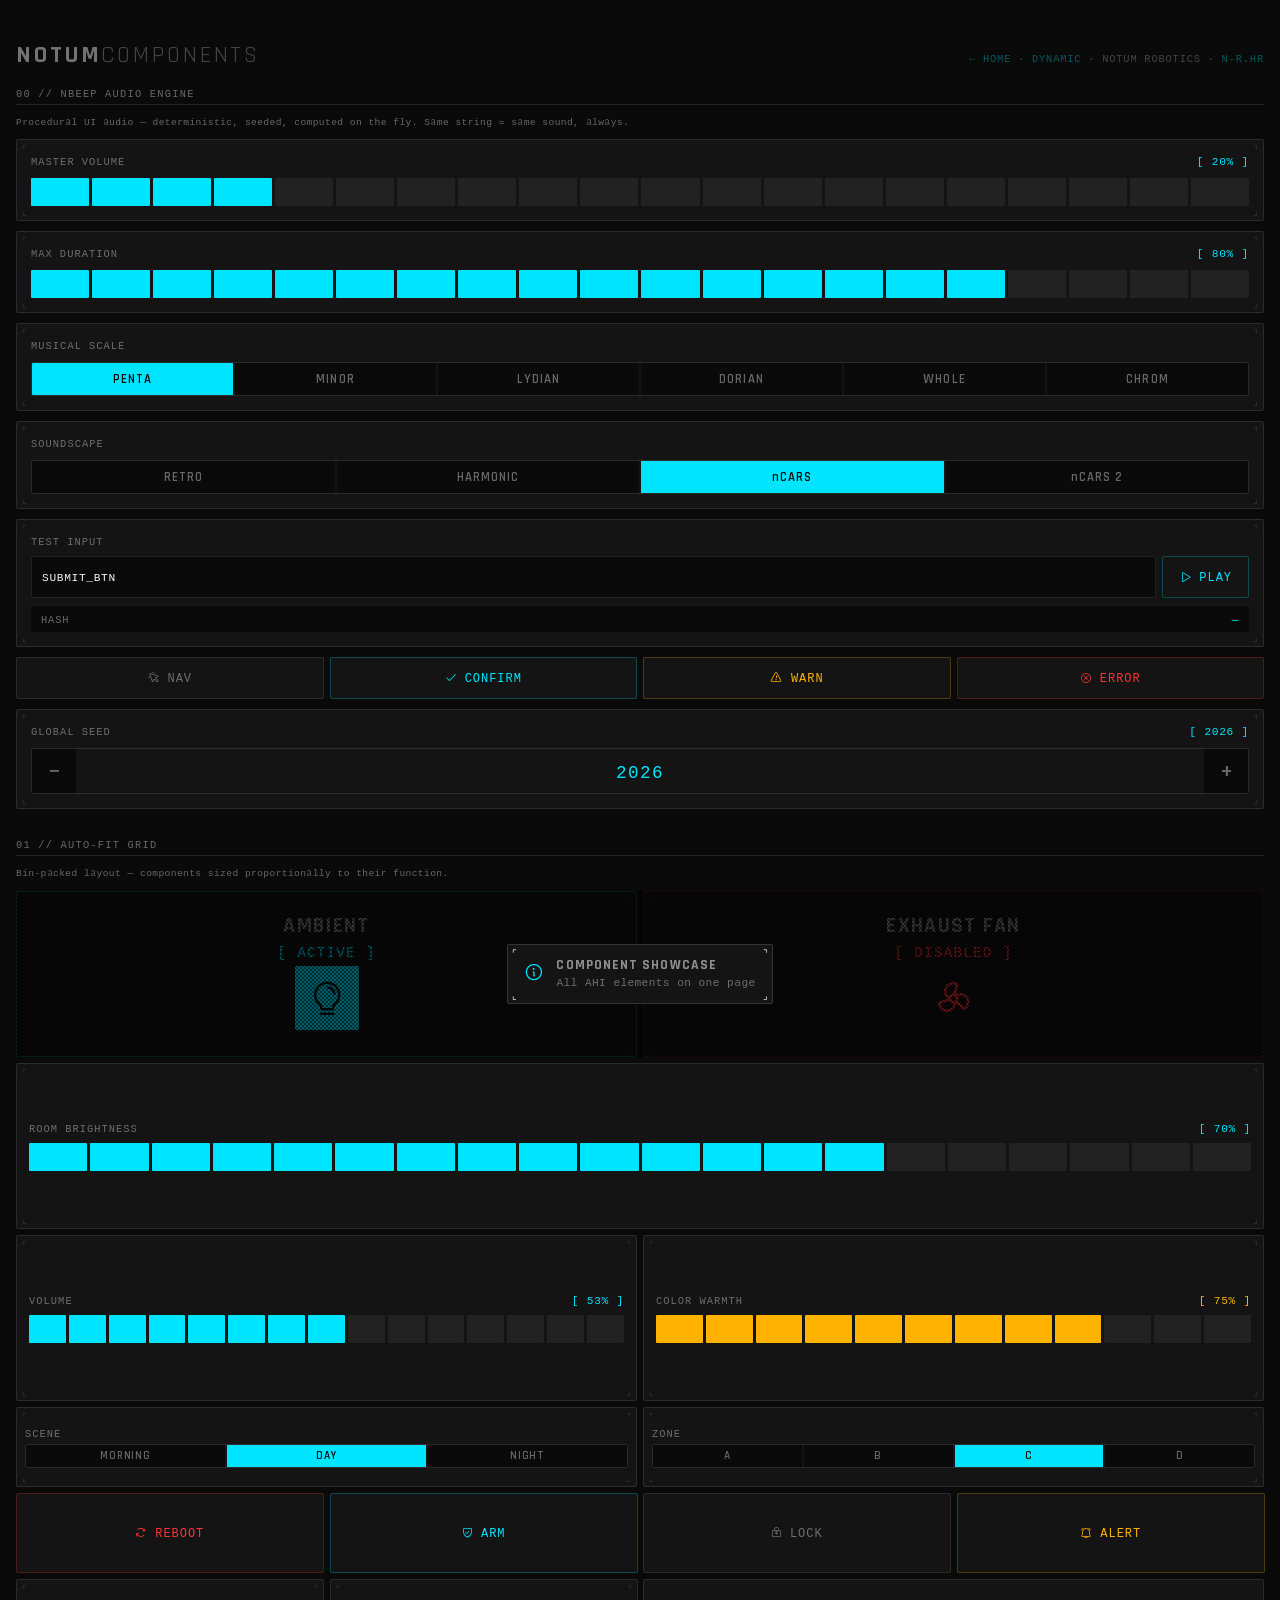
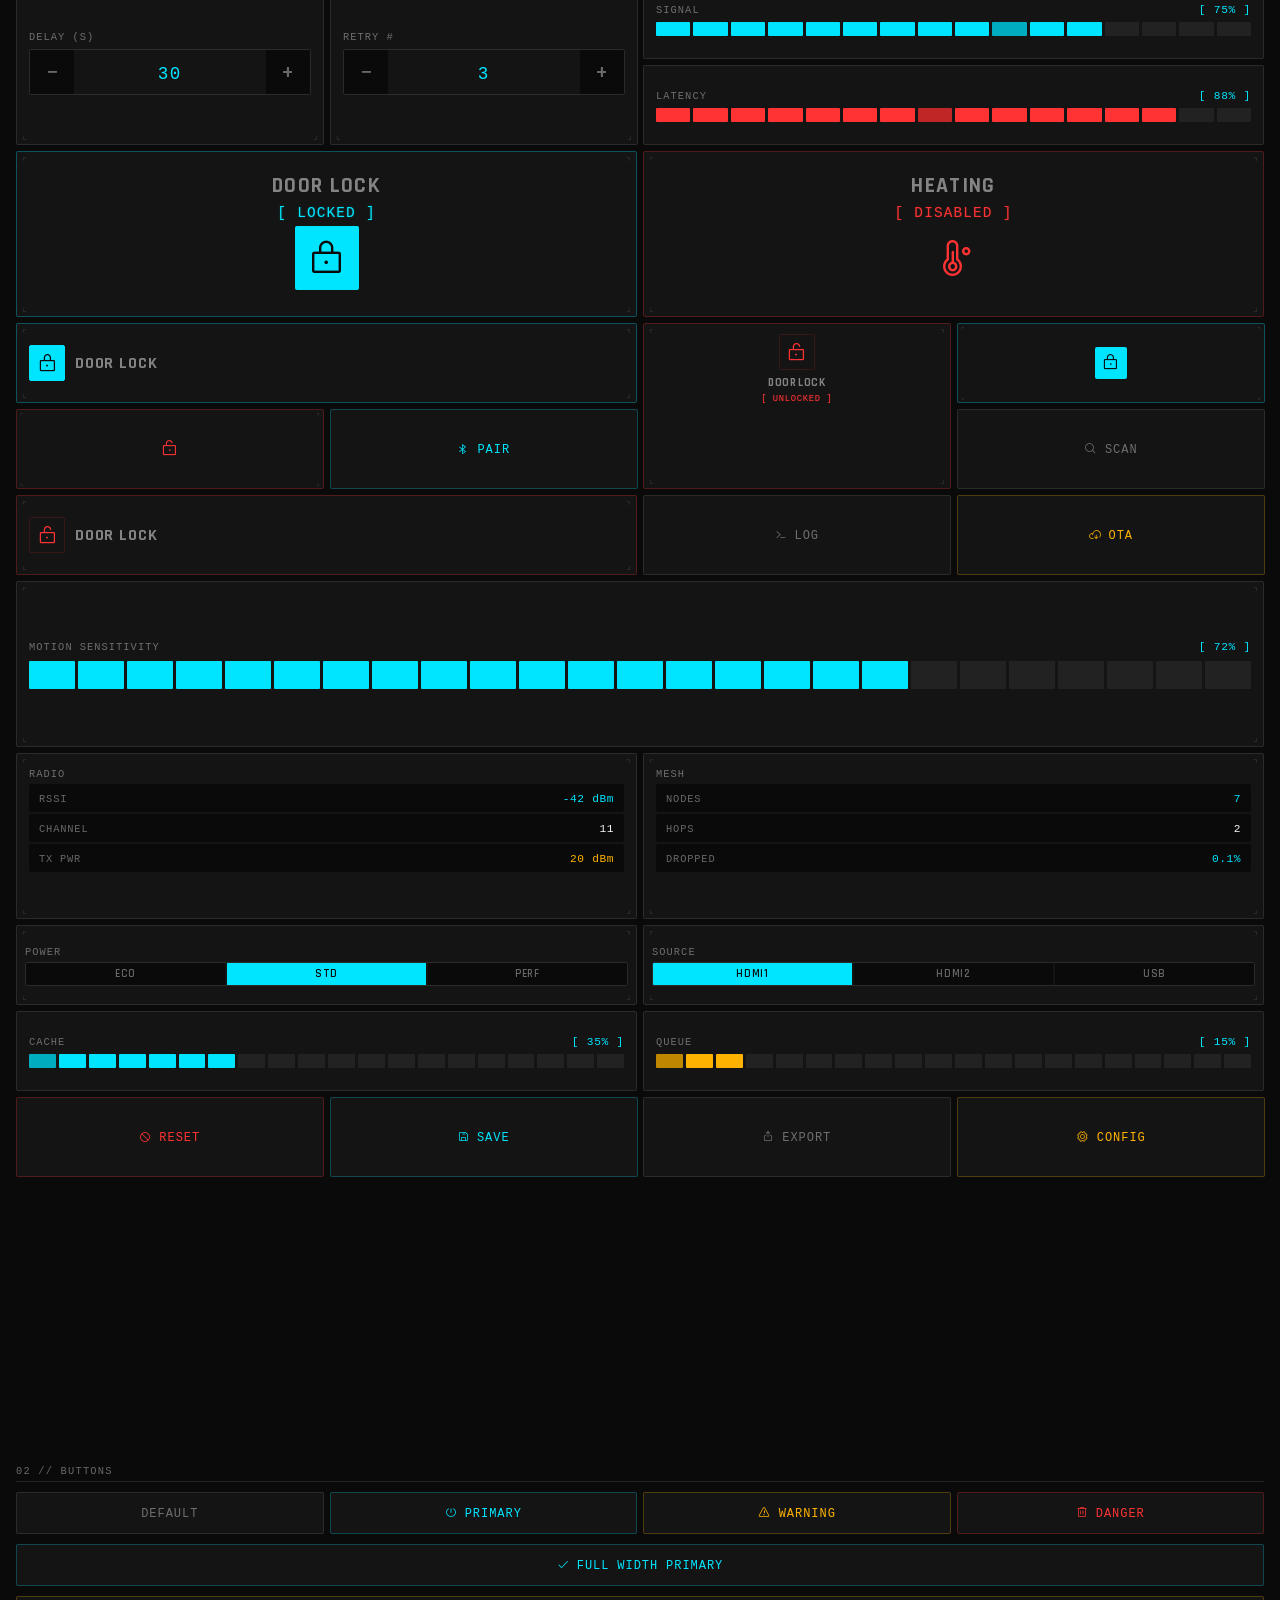
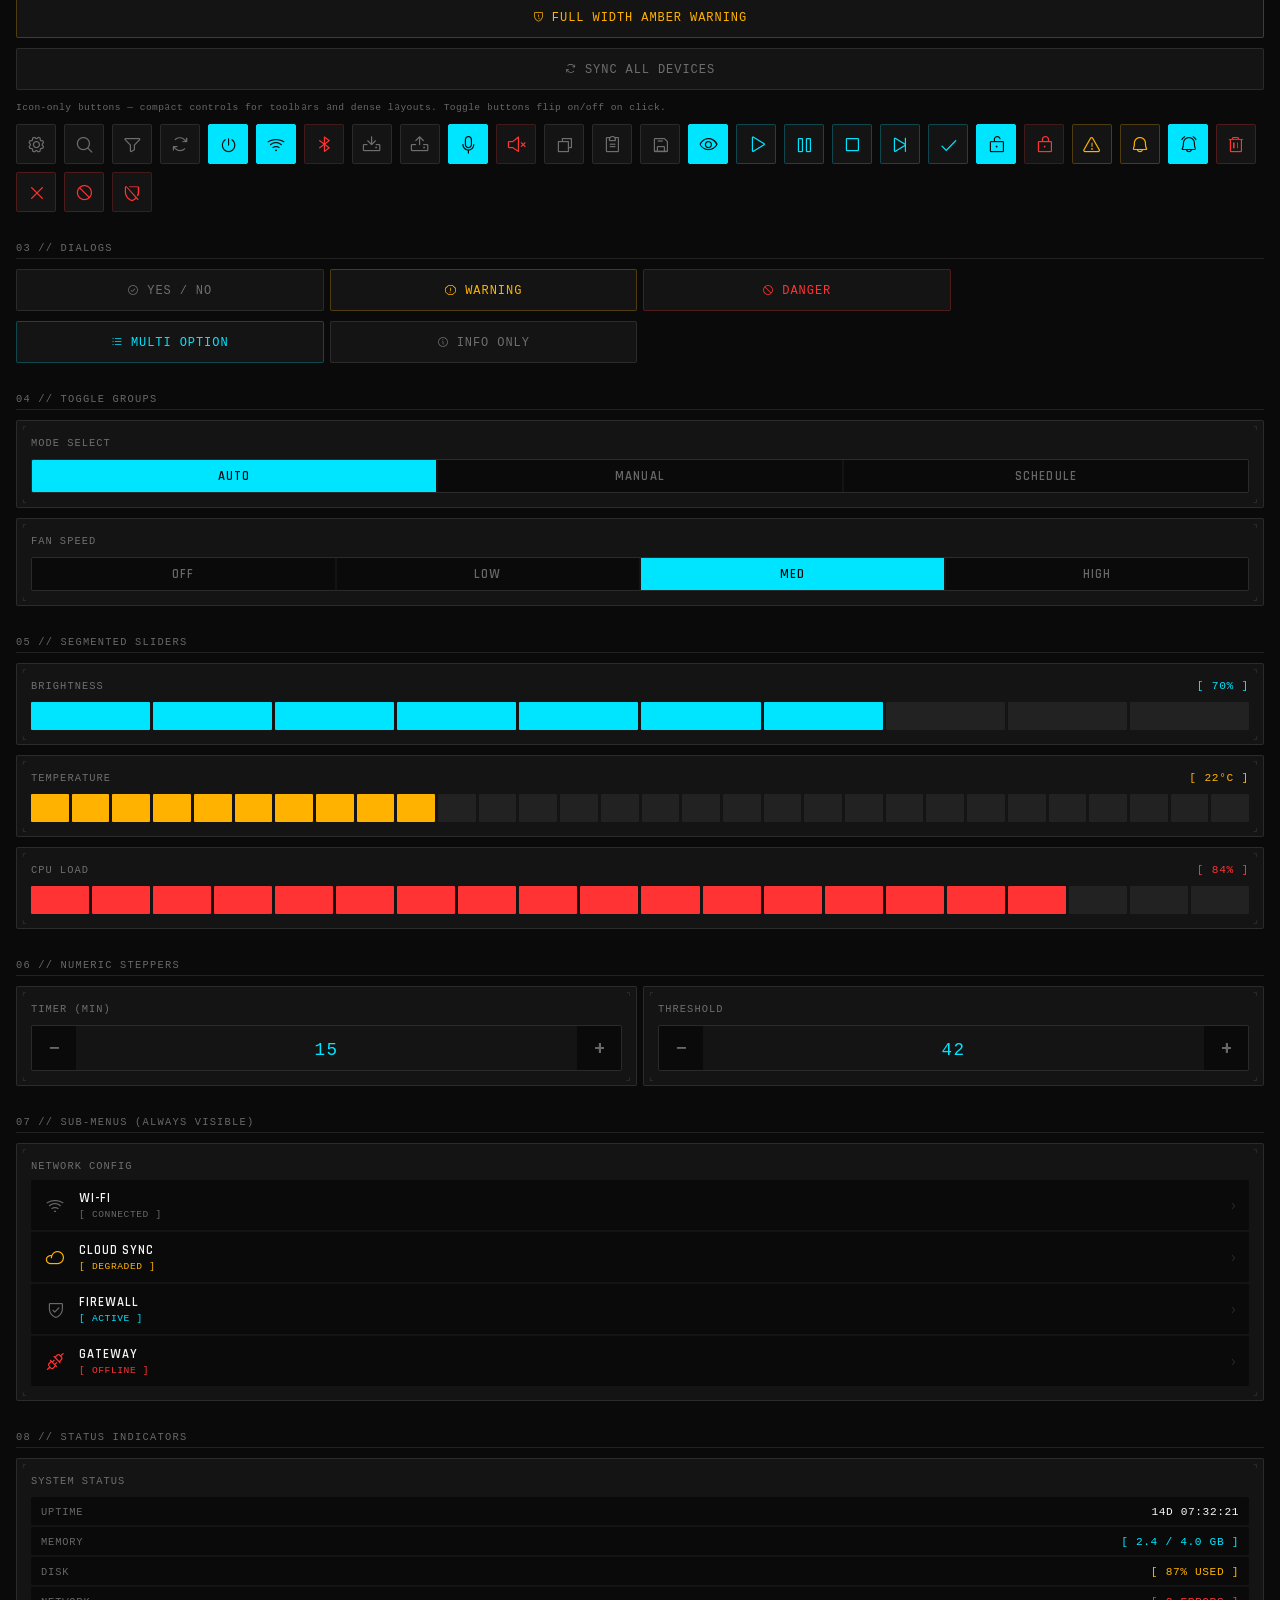
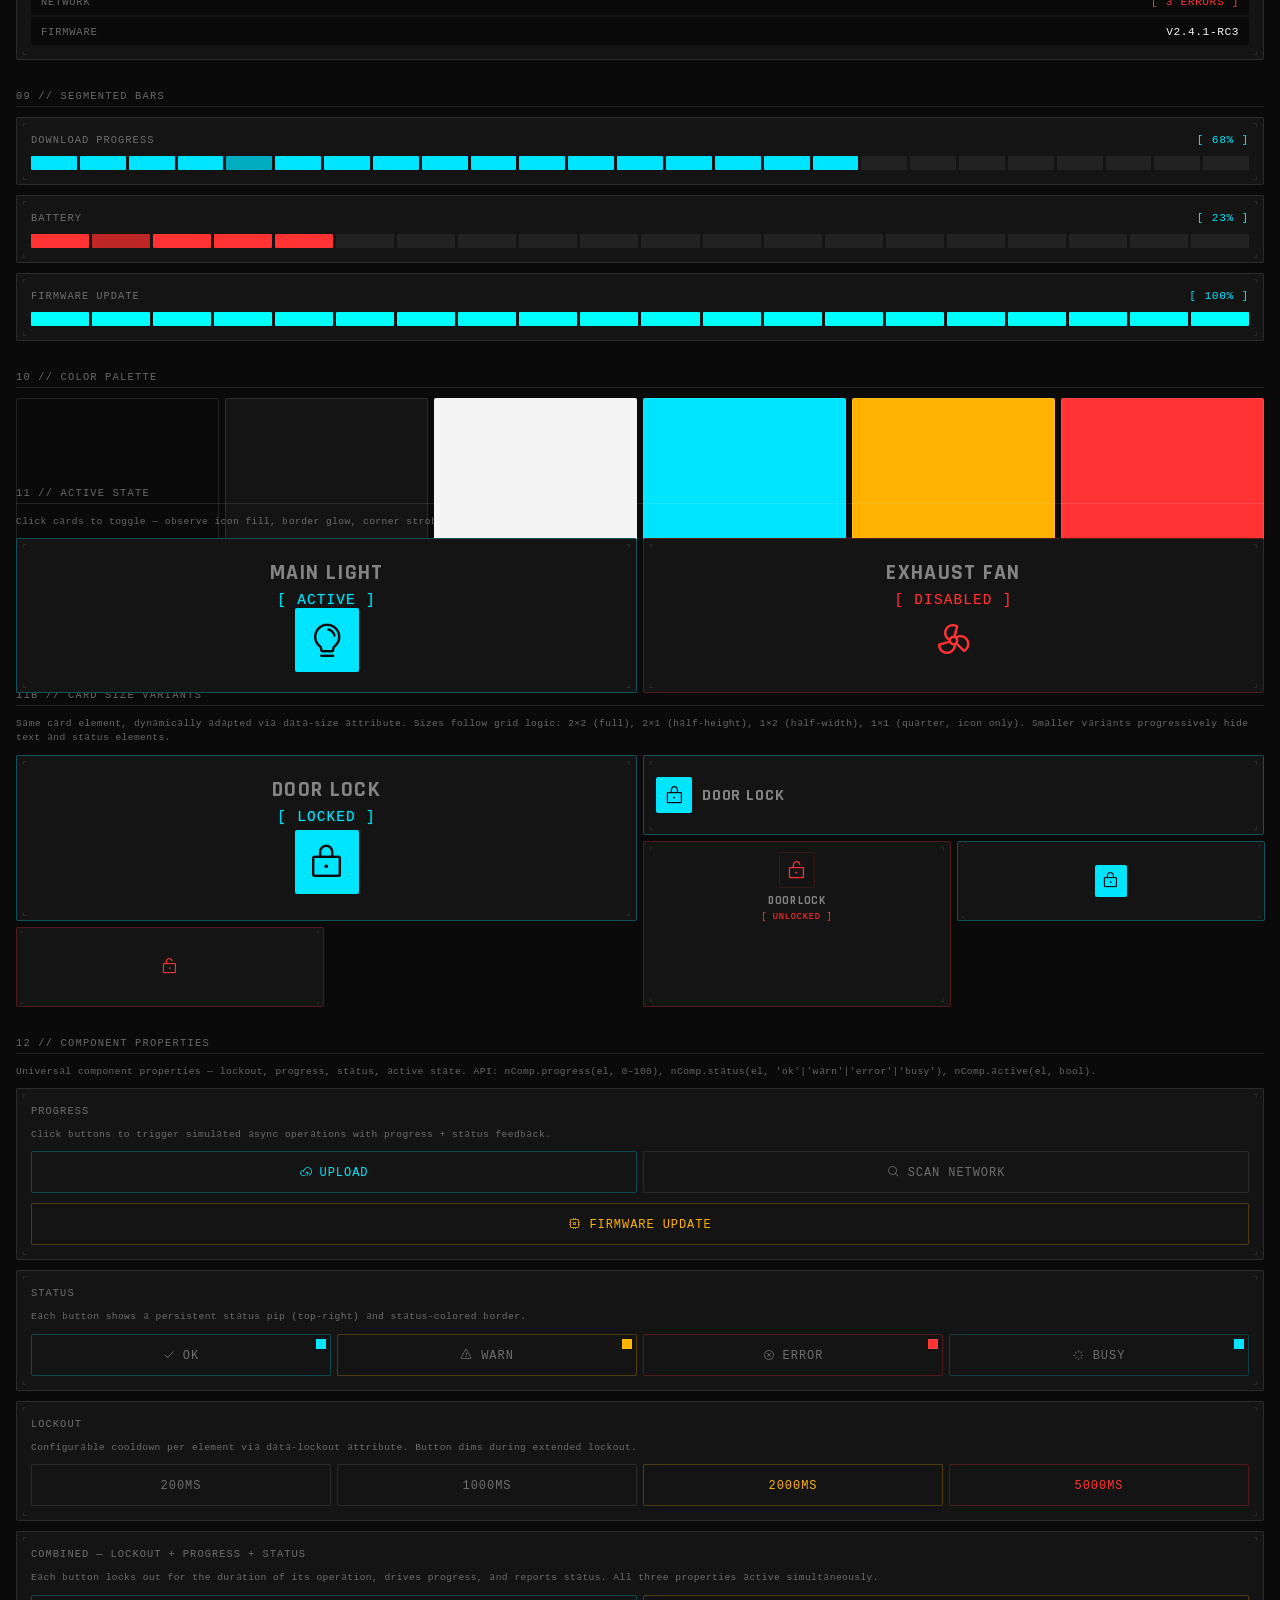
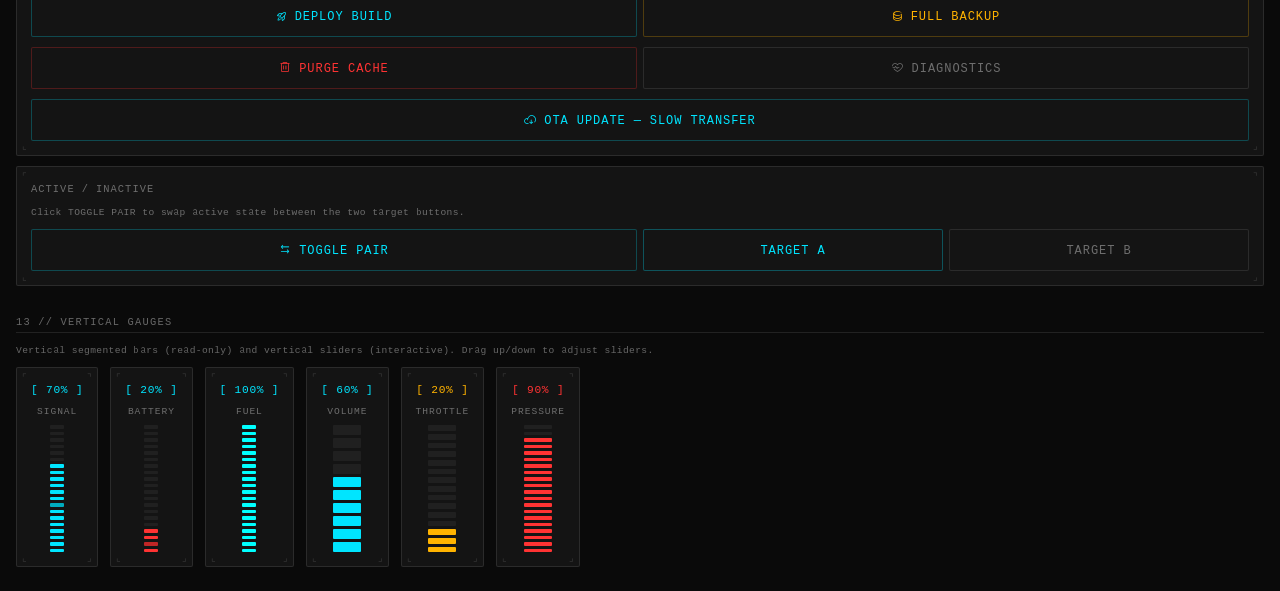
<file: nCore/public/notum_AHI/components.html>
<!--
  Notum AHI — Component Showcase
  Copyright © 2026 Notum Robotics. Licensed under the MIT License.
-->
<!DOCTYPE html>
<html lang="en">
<head>
    <meta charset="UTF-8">
    <meta name="viewport" content="width=device-width, initial-scale=1.0, maximum-scale=1.0, user-scalable=no, viewport-fit=cover">
    <meta name="apple-mobile-web-app-capable" content="yes">
    <meta name="apple-mobile-web-app-status-bar-style" content="black-translucent">
    <meta name="theme-color" content="#0a0a0a">
    <title>Components — Notum AHI</title>
    <link rel="stylesheet" href="css/phosphor.css?v=20260228">
    <link rel="stylesheet" href="css/style.css?v=20260228">
    <link rel="stylesheet" href="css/notum.css?v=20260228">
</head>
<body>

    <div id="demo-app">

        <header>
            <h1>Notum<span>Components</span></h1>
            <div class="header-meta"><a href="index.html">← HOME</a> · <a href="dynamic.html">DYNAMIC</a> · NOTUM ROBOTICS · <a href="https://n-r.hr" target="_blank" rel="noopener">N-R.HR</a></div>
        </header>

        <main id="demo-main">

            <!-- ═══════════ SECTION: nbeep AUDIO ═══════════ -->
            <section class="demo-section">
                <div class="section-label">00 // nbeep AUDIO ENGINE</div>
                <p class="section-hint">Procedural UI audio — deterministic, seeded, computed on the fly. Same string = same sound, always.</p>

                <div class="panel">
                    <span class="corner corner-tl">⌜</span>
                    <span class="corner corner-tr">⌝</span>
                    <span class="corner corner-bl">⌞</span>
                    <span class="corner corner-br">⌟</span>
                    <div class="slider-header">
                        <span class="panel-label">MASTER VOLUME</span>
                        <span class="slider-readout" id="nbeep-vol-val">[ 20% ]</span>
                    </div>
                    <div class="seg-slider" id="nbeep-vol" data-value="4" data-max="20" data-color="accent"></div>
                </div>

                <div class="panel">
                    <span class="corner corner-tl">⌜</span>
                    <span class="corner corner-tr">⌝</span>
                    <span class="corner corner-bl">⌞</span>
                    <span class="corner corner-br">⌟</span>
                    <div class="slider-header">
                        <span class="panel-label">MAX DURATION</span>
                        <span class="slider-readout" id="nbeep-dur-val">[ 80% ]</span>
                    </div>
                    <div class="seg-slider" id="nbeep-dur" data-value="16" data-max="20" data-color="accent"></div>
                </div>

                <div class="panel">
                    <span class="corner corner-tl">⌜</span>
                    <span class="corner corner-tr">⌝</span>
                    <span class="corner corner-bl">⌞</span>
                    <span class="corner corner-br">⌟</span>
                    <div class="panel-label">MUSICAL SCALE</div>
                    <div class="toggle-group" id="tg-scale">
                        <div class="tg-option active" data-val="pentatonic">PENTA</div>
                        <div class="tg-option" data-val="minor_pentatonic">MINOR</div>
                        <div class="tg-option" data-val="lydian">LYDIAN</div>
                        <div class="tg-option" data-val="dorian">DORIAN</div>
                        <div class="tg-option" data-val="whole_tone">WHOLE</div>
                        <div class="tg-option" data-val="chromatic">CHROM</div>
                    </div>
                </div>

                <div class="panel">
                    <span class="corner corner-tl">⌜</span>
                    <span class="corner corner-tr">⌝</span>
                    <span class="corner corner-bl">⌞</span>
                    <span class="corner corner-br">⌟</span>
                    <div class="panel-label">SOUNDSCAPE</div>
                    <div class="toggle-group" id="tg-musical">
                        <div class="tg-option" data-val="standard">RETRO</div>
                        <div class="tg-option" data-val="harmonic">HARMONIC</div>
                        <div class="tg-option active" data-val="ncars">nCARS</div>
                        <div class="tg-option" data-val="ncars2">nCARS 2</div>
                    </div>
                </div>

                <div class="panel nbeep-test-panel">
                    <span class="corner corner-tl">⌜</span>
                    <span class="corner corner-tr">⌝</span>
                    <span class="corner corner-bl">⌞</span>
                    <span class="corner corner-br">⌟</span>
                    <div class="panel-label">TEST INPUT</div>
                    <div class="nbeep-input-row">
                        <input type="text" id="nbeep-input" class="nbeep-input" value="submit_btn" maxlength="512" spellcheck="false" autocomplete="off" placeholder="TYPE ANY STRING...">
                        <div class="action-btn primary nbeep-play-btn" id="nbeep-play" data-flash><i class="ph ph-play"></i> PLAY</div>
                    </div>
                    <div class="nbeep-hash-row">
                        <span class="status-label">HASH</span>
                        <span class="status-val accent" id="nbeep-hash-val">—</span>
                    </div>
                </div>

                <div class="demo-row">
                    <div class="action-btn" data-flash data-nbeep="nav_click"><i class="ph ph-cursor-click"></i> NAV</div>
                    <div class="action-btn primary" data-flash data-nbeep="confirm_action"><i class="ph ph-check"></i> CONFIRM</div>
                    <div class="action-btn warning" data-flash data-nbeep="warning_alert"><i class="ph ph-warning"></i> WARN</div>
                    <div class="action-btn danger" data-flash data-nbeep="error_critical"><i class="ph ph-x-circle"></i> ERROR</div>
                </div>

                <div class="panel">
                    <span class="corner corner-tl">⌜</span>
                    <span class="corner corner-tr">⌝</span>
                    <span class="corner corner-bl">⌞</span>
                    <span class="corner corner-br">⌟</span>
                    <div class="slider-header">
                        <span class="panel-label">GLOBAL SEED</span>
                        <span class="slider-readout" id="nbeep-seed-val">[ 2026 ]</span>
                    </div>
                    <div class="stepper" id="stepper-seed">
                        <div class="stepper-btn" data-dir="-1">−</div>
                        <div class="stepper-val">2026</div>
                        <div class="stepper-btn" data-dir="+1">+</div>
                    </div>
                </div>
            </section>

            <!-- ═══════════ SECTION: AUTO-FIT GRID ═══════════ -->
            <section class="demo-section grid-section">
                <div class="section-label">01 // AUTO-FIT GRID</div>
                <p class="section-hint">Bin-packed layout — components sized proportionally to their function.</p>
                <div class="grid-wrap">
                    <div id="auto-grid"></div>
                </div>
            </section>

            <!-- ═══════════ SECTION: BUTTONS ═══════════ -->
            <section class="demo-section">
                <div class="section-label">02 // BUTTONS</div>

                <div class="demo-row">
                    <div class="action-btn" data-flash>DEFAULT</div>
                    <div class="action-btn primary" data-flash><i class="ph ph-power"></i> PRIMARY</div>
                    <div class="action-btn warning" data-flash><i class="ph ph-warning"></i> WARNING</div>
                    <div class="action-btn danger" data-flash><i class="ph ph-trash"></i> DANGER</div>
                </div>

                <div class="demo-row">
                    <div class="action-btn primary" data-flash style="grid-column:1/-1"><i class="ph ph-check"></i> FULL WIDTH PRIMARY</div>
                </div>

                <div class="demo-row">
                    <div class="action-btn warning" data-flash style="grid-column:1/-1"><i class="ph ph-shield-warning"></i> FULL WIDTH AMBER WARNING</div>
                </div>

                <div class="demo-row">
                    <div class="action-btn" data-flash style="grid-column:1/-1">
                        <i class="ph ph-arrows-clockwise"></i> SYNC ALL DEVICES
                    </div>
                </div>

                <p class="section-hint">Icon-only buttons — compact controls for toolbars and dense layouts. Toggle buttons flip on/off on click.</p>
                <div class="demo-row" style="display:flex; flex-wrap:wrap; gap:8px">
                    <div class="icon-btn" data-flash><i class="ph ph-gear"></i></div>
                    <div class="icon-btn" data-flash><i class="ph ph-magnifying-glass"></i></div>
                    <div class="icon-btn" data-flash><i class="ph ph-funnel"></i></div>
                    <div class="icon-btn" data-flash><i class="ph ph-arrows-clockwise"></i></div>
                    <div class="icon-btn is-on icon-toggle" data-flash><i class="ph ph-power"></i></div>
                    <div class="icon-btn is-on icon-toggle" data-flash><i class="ph ph-wifi-high"></i></div>
                    <div class="icon-btn is-off icon-toggle" data-flash><i class="ph ph-bluetooth"></i></div>
                    <div class="icon-btn" data-flash><i class="ph ph-download"></i></div>
                    <div class="icon-btn" data-flash><i class="ph ph-upload"></i></div>
                    <div class="icon-btn is-on icon-toggle" data-flash><i class="ph ph-microphone"></i></div>
                    <div class="icon-btn is-off icon-toggle" data-flash><i class="ph ph-speaker-simple-x"></i></div>
                    <div class="icon-btn" data-flash><i class="ph ph-copy"></i></div>
                    <div class="icon-btn" data-flash><i class="ph ph-clipboard-text"></i></div>
                    <div class="icon-btn" data-flash><i class="ph ph-floppy-disk"></i></div>
                    <div class="icon-btn is-on icon-toggle" data-flash><i class="ph ph-eye"></i></div>
                    <div class="icon-btn primary" data-flash><i class="ph ph-play"></i></div>
                    <div class="icon-btn primary" data-flash><i class="ph ph-pause"></i></div>
                    <div class="icon-btn primary" data-flash><i class="ph ph-stop"></i></div>
                    <div class="icon-btn primary" data-flash><i class="ph ph-skip-forward"></i></div>
                    <div class="icon-btn primary" data-flash><i class="ph ph-check"></i></div>
                    <div class="icon-btn is-on icon-toggle" data-flash><i class="ph ph-lock-open"></i></div>
                    <div class="icon-btn is-off icon-toggle" data-flash><i class="ph ph-lock"></i></div>
                    <div class="icon-btn warning" data-flash><i class="ph ph-warning"></i></div>
                    <div class="icon-btn warning" data-flash><i class="ph ph-bell"></i></div>
                    <div class="icon-btn is-on icon-toggle" data-flash><i class="ph ph-bell-ringing"></i></div>
                    <div class="icon-btn danger" data-flash><i class="ph ph-trash"></i></div>
                    <div class="icon-btn danger" data-flash><i class="ph ph-x"></i></div>
                    <div class="icon-btn danger" data-flash><i class="ph ph-prohibit"></i></div>
                    <div class="icon-btn is-off icon-toggle" data-flash><i class="ph ph-shield-slash"></i></div>
                </div>
            </section>

            <!-- ═══════════ SECTION: DIALOGS ═══════════ -->
            <section class="demo-section">
                <div class="section-label">03 // DIALOGS</div>

                <div class="demo-row">
                    <div class="action-btn" data-flash id="dlg-confirm"><i class="ph ph-check-circle"></i> YES / NO</div>
                    <div class="action-btn warning" data-flash id="dlg-warning"><i class="ph ph-warning-octagon"></i> WARNING</div>
                    <div class="action-btn danger" data-flash id="dlg-danger"><i class="ph ph-prohibit"></i> DANGER</div>
                </div>

                <div class="demo-row">
                    <div class="action-btn primary" data-flash id="dlg-multi"><i class="ph ph-list-bullets"></i> MULTI OPTION</div>
                    <div class="action-btn" data-flash id="dlg-info"><i class="ph ph-info"></i> INFO ONLY</div>
                </div>
            </section>

            <!-- ═══════════ SECTION: TOGGLE GROUPS ═══════════ -->
            <section class="demo-section">
                <div class="section-label">04 // TOGGLE GROUPS</div>

                <div class="panel">
                    <span class="corner corner-tl">⌜</span>
                    <span class="corner corner-tr">⌝</span>
                    <span class="corner corner-bl">⌞</span>
                    <span class="corner corner-br">⌟</span>
                    <div class="panel-label">MODE SELECT</div>
                    <div class="toggle-group" id="tg-mode">
                        <div class="tg-option active" data-val="auto">AUTO</div>
                        <div class="tg-option" data-val="manual">MANUAL</div>
                        <div class="tg-option" data-val="sched">SCHEDULE</div>
                    </div>
                </div>

                <div class="panel">
                    <span class="corner corner-tl">⌜</span>
                    <span class="corner corner-tr">⌝</span>
                    <span class="corner corner-bl">⌞</span>
                    <span class="corner corner-br">⌟</span>
                    <div class="panel-label">FAN SPEED</div>
                    <div class="toggle-group" id="tg-fan">
                        <div class="tg-option" data-val="off">OFF</div>
                        <div class="tg-option" data-val="low">LOW</div>
                        <div class="tg-option active" data-val="med">MED</div>
                        <div class="tg-option" data-val="high">HIGH</div>
                    </div>
                </div>
            </section>

            <!-- ═══════════ SECTION: SLIDERS ═══════════ -->
            <section class="demo-section">
                <div class="section-label">05 // SEGMENTED SLIDERS</div>

                <div class="panel">
                    <span class="corner corner-tl">⌜</span>
                    <span class="corner corner-tr">⌝</span>
                    <span class="corner corner-bl">⌞</span>
                    <span class="corner corner-br">⌟</span>
                    <div class="slider-header">
                        <span class="panel-label">BRIGHTNESS</span>
                        <span class="slider-readout" id="slider-brightness-val">[ 70% ]</span>
                    </div>
                    <div class="seg-slider" id="slider-brightness" data-value="7" data-max="10" data-color="accent"></div>
                </div>

                <div class="panel">
                    <span class="corner corner-tl">⌜</span>
                    <span class="corner corner-tr">⌝</span>
                    <span class="corner corner-bl">⌞</span>
                    <span class="corner corner-br">⌟</span>
                    <div class="slider-header">
                        <span class="panel-label">TEMPERATURE</span>
                        <span class="slider-readout" id="slider-temp-val">[ 22°C ]</span>
                    </div>
                    <div class="seg-slider" id="slider-temp" data-value="10" data-min="16" data-max="30" data-color="amber"></div>
                </div>

                <div class="panel">
                    <span class="corner corner-tl">⌜</span>
                    <span class="corner corner-tr">⌝</span>
                    <span class="corner corner-bl">⌞</span>
                    <span class="corner corner-br">⌟</span>
                    <div class="slider-header">
                        <span class="panel-label">CPU LOAD</span>
                        <span class="slider-readout" id="slider-cpu-val">[ 84% ]</span>
                    </div>
                    <div class="seg-slider" id="slider-cpu" data-value="17" data-max="20" data-color="danger"></div>
                </div>
            </section>

            <!-- ═══════════ SECTION: STEPPERS ═══════════ -->
            <section class="demo-section">
                <div class="section-label">06 // NUMERIC STEPPERS</div>

                <div class="demo-row">
                    <div class="panel" style="grid-column:span 2">
                        <span class="corner corner-tl">⌜</span>
                        <span class="corner corner-tr">⌝</span>
                        <span class="corner corner-bl">⌞</span>
                        <span class="corner corner-br">⌟</span>
                        <div class="panel-label">TIMER (MIN)</div>
                        <div class="stepper" id="stepper-timer">
                            <div class="stepper-btn" data-dir="-1">−</div>
                            <div class="stepper-val">15</div>
                            <div class="stepper-btn" data-dir="+1">+</div>
                        </div>
                    </div>

                    <div class="panel" style="grid-column:span 2">
                        <span class="corner corner-tl">⌜</span>
                        <span class="corner corner-tr">⌝</span>
                        <span class="corner corner-bl">⌞</span>
                        <span class="corner corner-br">⌟</span>
                        <div class="panel-label">THRESHOLD</div>
                        <div class="stepper" id="stepper-thresh">
                            <div class="stepper-btn" data-dir="-1">−</div>
                            <div class="stepper-val">42</div>
                            <div class="stepper-btn" data-dir="+1">+</div>
                        </div>
                    </div>
                </div>
            </section>

            <!-- ═══════════ SECTION: SUB-MENUS ═══════════ -->
            <section class="demo-section">
                <div class="section-label">07 // SUB-MENUS (ALWAYS VISIBLE)</div>

                <div class="panel submenu-panel">
                    <span class="corner corner-tl">⌜</span>
                    <span class="corner corner-tr">⌝</span>
                    <span class="corner corner-bl">⌞</span>
                    <span class="corner corner-br">⌟</span>
                    <div class="panel-label">NETWORK CONFIG</div>
                    <div class="submenu">
                        <div class="submenu-item" data-flash>
                            <i class="ph ph-wifi-high"></i>
                            <div class="submenu-info">
                                <span class="submenu-name">WI-FI</span>
                                <span class="submenu-value">[ CONNECTED ]</span>
                            </div>
                            <span class="submenu-chevron">›</span>
                        </div>
                        <div class="submenu-item warning" data-flash>
                            <i class="ph ph-cloud"></i>
                            <div class="submenu-info">
                                <span class="submenu-name">CLOUD SYNC</span>
                                <span class="submenu-value amber">[ DEGRADED ]</span>
                            </div>
                            <span class="submenu-chevron">›</span>
                        </div>
                        <div class="submenu-item" data-flash>
                            <i class="ph ph-shield-check"></i>
                            <div class="submenu-info">
                                <span class="submenu-name">FIREWALL</span>
                                <span class="submenu-value accent">[ ACTIVE ]</span>
                            </div>
                            <span class="submenu-chevron">›</span>
                        </div>
                        <div class="submenu-item danger" data-flash>
                            <i class="ph ph-plugs"></i>
                            <div class="submenu-info">
                                <span class="submenu-name">GATEWAY</span>
                                <span class="submenu-value danger">[ OFFLINE ]</span>
                            </div>
                            <span class="submenu-chevron">›</span>
                        </div>
                    </div>
                </div>
            </section>

            <!-- ═══════════ SECTION: STATUS INDICATORS ═══════════ -->
            <section class="demo-section">
                <div class="section-label">08 // STATUS INDICATORS</div>

                <div class="panel">
                    <span class="corner corner-tl">⌜</span>
                    <span class="corner corner-tr">⌝</span>
                    <span class="corner corner-bl">⌞</span>
                    <span class="corner corner-br">⌟</span>
                    <div class="panel-label">SYSTEM STATUS</div>
                    <div class="status-grid">
                        <div class="status-row">
                            <span class="status-label">UPTIME</span>
                            <span class="status-val" id="stat-uptime">14D 07:32:19</span>
                        </div>
                        <div class="status-row">
                            <span class="status-label">MEMORY</span>
                            <span class="status-val accent">[ 2.4 / 4.0 GB ]</span>
                        </div>
                        <div class="status-row">
                            <span class="status-label">DISK</span>
                            <span class="status-val amber">[ 87% USED ]</span>
                        </div>
                        <div class="status-row">
                            <span class="status-label">NETWORK</span>
                            <span class="status-val danger">[ 3 ERRORS ]</span>
                        </div>
                        <div class="status-row">
                            <span class="status-label">FIRMWARE</span>
                            <span class="status-val">V2.4.1-RC3</span>
                        </div>
                    </div>
                </div>
            </section>

            <!-- ═══════════ SECTION: SEGMENTED PROGRESS ═══════════ -->
            <section class="demo-section">
                <div class="section-label">09 // SEGMENTED BARS</div>

                <div class="panel">
                    <span class="corner corner-tl">⌜</span>
                    <span class="corner corner-tr">⌝</span>
                    <span class="corner corner-bl">⌞</span>
                    <span class="corner corner-br">⌟</span>
                    <div class="slider-header">
                        <span class="panel-label">DOWNLOAD PROGRESS</span>
                        <span class="slider-readout" id="progress-val">[ 68% ]</span>
                    </div>
                    <div class="seg-bar" id="seg-progress" data-value="17" data-max="25" data-color="accent"></div>
                </div>

                <div class="panel">
                    <span class="corner corner-tl">⌜</span>
                    <span class="corner corner-tr">⌝</span>
                    <span class="corner corner-bl">⌞</span>
                    <span class="corner corner-br">⌟</span>
                    <div class="slider-header">
                        <span class="panel-label">BATTERY</span>
                        <span class="slider-readout" id="battery-val">[ 23% ]</span>
                    </div>
                    <div class="seg-bar" id="seg-battery" data-value="5" data-max="20" data-color="danger"></div>
                </div>

                <div class="panel">
                    <span class="corner corner-tl">⌜</span>
                    <span class="corner corner-tr">⌝</span>
                    <span class="corner corner-bl">⌞</span>
                    <span class="corner corner-br">⌟</span>
                    <div class="slider-header">
                        <span class="panel-label">FIRMWARE UPDATE</span>
                        <span class="slider-readout">[ 100% ]</span>
                    </div>
                    <div class="seg-bar" data-value="20" data-max="20" data-color="accent"></div>
                </div>
            </section>

            <!-- ═══════════ SECTION: COLOR PALETTE ═══════════ -->
            <section class="demo-section">
                <div class="section-label">10 // COLOR PALETTE</div>
                <div class="demo-row palette-row">
                    <div class="swatch" style="background:#0a0a0a"><span>BG<br>#0A0A0A</span></div>
                    <div class="swatch" style="background:#141414"><span>SURFACE<br>#141414</span></div>
                    <div class="swatch" style="background:#F4F4F4; color:#0a0a0a"><span>TEXT<br>#F4F4F4</span></div>
                    <div class="swatch" style="background:#00e5ff; color:#0a0a0a"><span>ACCENT<br>#00E5FF</span></div>
                    <div class="swatch" style="background:#FFB300; color:#0a0a0a"><span>AMBER<br>#FFB300</span></div>
                    <div class="swatch" style="background:#FF3333; color:#0a0a0a"><span>DANGER<br>#FF3333</span></div>
                </div>
            </section>

            <!-- ═══════════ SECTION: ACTIVE STATE ═══════════ -->
            <section class="demo-section">
                <div class="section-label">11 // ACTIVE STATE</div>
                <p class="section-hint">Click cards to toggle — observe icon fill, border glow, corner strobe, and state label.</p>
                <div class="demo-row">
                    <div class="card is-on demo-card" data-on="ACTIVE" data-off="INACTIVE" style="grid-column:span 2">
                        <span class="corner corner-tl">⌜</span>
                        <span class="corner corner-tr">⌝</span>
                        <span class="corner corner-bl">⌞</span>
                        <span class="corner corner-br">⌟</span>
                        <div class="card-icon"><i class="ph ph-lightbulb"></i></div>
                        <div class="card-info">
                            <div class="card-name">MAIN LIGHT</div>
                            <div class="card-state">[ ACTIVE ]</div>
                        </div>
                        <div class="card-status">ON</div>
                    </div>
                    <div class="card is-off demo-card" data-on="ENABLED" data-off="DISABLED" style="grid-column:span 2">
                        <span class="corner corner-tl">⌜</span>
                        <span class="corner corner-tr">⌝</span>
                        <span class="corner corner-bl">⌞</span>
                        <span class="corner corner-br">⌟</span>
                        <div class="card-icon"><i class="ph ph-fan"></i></div>
                        <div class="card-info">
                            <div class="card-name">EXHAUST FAN</div>
                            <div class="card-state">[ DISABLED ]</div>
                        </div>
                        <div class="card-status">OFF</div>
                    </div>
                </div>
            </section>

            <!-- ═══════════ SECTION: CARD SIZE VARIANTS ═══════════ -->
            <section class="demo-section">
                <div class="section-label">11b // CARD SIZE VARIANTS</div>
                <p class="section-hint">Same card element, dynamically adapted via data-size attribute. Sizes follow grid logic: 2×2 (full), 2×1 (half-height), 1×2 (half-width), 1×1 (quarter, icon only). Smaller variants progressively hide text and status elements.</p>

                <div class="demo-row" style="grid-template-columns: repeat(4, 1fr); grid-auto-rows: 80px; grid-auto-flow: dense;">
                    <!-- Full 2×2 — all elements visible -->
                    <div class="card is-on demo-card" data-size="2x2" data-on="LOCKED" data-off="UNLOCKED" style="grid-column: span 2; grid-row: span 2;">
                        <span class="corner corner-tl">⌜</span>
                        <span class="corner corner-tr">⌝</span>
                        <span class="corner corner-bl">⌞</span>
                        <span class="corner corner-br">⌟</span>
                        <div class="card-icon"><i class="ph ph-lock"></i></div>
                        <div class="card-info">
                            <div class="card-name">DOOR LOCK</div>
                            <div class="card-state">[ LOCKED ]</div>
                        </div>
                        <div class="card-status">ON</div>
                    </div>

                    <!-- Half 2×1 — icon + name, no state text or status tag -->
                    <div class="card is-on demo-card" data-size="2x1" data-on="LOCKED" data-off="UNLOCKED" style="grid-column: span 2; grid-row: span 1;">
                        <span class="corner corner-tl">⌜</span>
                        <span class="corner corner-tr">⌝</span>
                        <span class="corner corner-bl">⌞</span>
                        <span class="corner corner-br">⌟</span>
                        <div class="card-icon"><i class="ph ph-lock"></i></div>
                        <div class="card-info">
                            <div class="card-name">DOOR LOCK</div>
                            <div class="card-state">[ LOCKED ]</div>
                        </div>
                        <div class="card-status">ON</div>
                    </div>

                    <!-- Half 1×2 — vertical, icon + name stacked, no status tag -->
                    <div class="card is-off demo-card" data-size="1x2" data-on="LOCKED" data-off="UNLOCKED" style="grid-column: span 1; grid-row: span 2;">
                        <span class="corner corner-tl">⌜</span>
                        <span class="corner corner-tr">⌝</span>
                        <span class="corner corner-bl">⌞</span>
                        <span class="corner corner-br">⌟</span>
                        <div class="card-icon"><i class="ph ph-lock-open"></i></div>
                        <div class="card-info">
                            <div class="card-name">DOOR LOCK</div>
                            <div class="card-state">[ UNLOCKED ]</div>
                        </div>
                        <div class="card-status">OFF</div>
                    </div>

                    <!-- Quarter 1×1 — icon only -->
                    <div class="card is-on demo-card" data-size="1x1" data-on="LOCKED" data-off="UNLOCKED" style="grid-column: span 1; grid-row: span 1;">
                        <span class="corner corner-tl">⌜</span>
                        <span class="corner corner-tr">⌝</span>
                        <span class="corner corner-bl">⌞</span>
                        <span class="corner corner-br">⌟</span>
                        <div class="card-icon"><i class="ph ph-lock"></i></div>
                        <div class="card-info">
                            <div class="card-name">DOOR LOCK</div>
                            <div class="card-state">[ LOCKED ]</div>
                        </div>
                        <div class="card-status">ON</div>
                    </div>

                    <!-- Quarter 1×1 — icon only (off state) -->
                    <div class="card is-off demo-card" data-size="1x1" data-on="LOCKED" data-off="UNLOCKED" style="grid-column: span 1; grid-row: span 1;">
                        <span class="corner corner-tl">⌜</span>
                        <span class="corner corner-tr">⌝</span>
                        <span class="corner corner-bl">⌞</span>
                        <span class="corner corner-br">⌟</span>
                        <div class="card-icon"><i class="ph ph-lock-open"></i></div>
                        <div class="card-info">
                            <div class="card-name">DOOR LOCK</div>
                            <div class="card-state">[ UNLOCKED ]</div>
                        </div>
                        <div class="card-status">OFF</div>
                    </div>
                </div>
            </section>

            <!-- ═══════════ SECTION: COMPONENT PROPERTIES ═══════════ -->
            <section class="demo-section">
                <div class="section-label">12 // COMPONENT PROPERTIES</div>
                <p class="section-hint">Universal component properties — lockout, progress, status, active state. API: nComp.progress(el, 0–100), nComp.status(el, 'ok'|'warn'|'error'|'busy'), nComp.active(el, bool).</p>

                <div class="panel">
                    <span class="corner corner-tl">⌜</span>
                    <span class="corner corner-tr">⌝</span>
                    <span class="corner corner-bl">⌞</span>
                    <span class="corner corner-br">⌟</span>
                    <div class="panel-label">PROGRESS</div>
                    <p class="section-hint">Click buttons to trigger simulated async operations with progress + status feedback.</p>
                    <div class="demo-row">
                        <div class="action-btn primary" data-flash id="cp-upload" style="grid-column:span 2"><i class="ph ph-cloud-arrow-up"></i> UPLOAD</div>
                        <div class="action-btn" data-flash id="cp-scan-btn" style="grid-column:span 2"><i class="ph ph-magnifying-glass"></i> SCAN NETWORK</div>
                    </div>
                    <div class="demo-row">
                        <div class="action-btn warning" data-flash id="cp-firmware" style="grid-column:span 4"><i class="ph ph-cpu"></i> FIRMWARE UPDATE</div>
                    </div>
                </div>

                <div class="panel">
                    <span class="corner corner-tl">⌜</span>
                    <span class="corner corner-tr">⌝</span>
                    <span class="corner corner-bl">⌞</span>
                    <span class="corner corner-br">⌟</span>
                    <div class="panel-label">STATUS</div>
                    <p class="section-hint">Each button shows a persistent status pip (top-right) and status-colored border.</p>
                    <div class="demo-row">
                        <div class="action-btn" data-flash id="cp-stat-ok"><i class="ph ph-check"></i> OK</div>
                        <div class="action-btn" data-flash id="cp-stat-warn"><i class="ph ph-warning"></i> WARN</div>
                        <div class="action-btn" data-flash id="cp-stat-error"><i class="ph ph-x-circle"></i> ERROR</div>
                        <div class="action-btn" data-flash id="cp-stat-busy"><i class="ph ph-spinner"></i> BUSY</div>
                    </div>
                </div>

                <div class="panel">
                    <span class="corner corner-tl">⌜</span>
                    <span class="corner corner-tr">⌝</span>
                    <span class="corner corner-bl">⌞</span>
                    <span class="corner corner-br">⌟</span>
                    <div class="panel-label">LOCKOUT</div>
                    <p class="section-hint">Configurable cooldown per element via data-lockout attribute. Button dims during extended lockout.</p>
                    <div class="demo-row">
                        <div class="action-btn" data-flash data-lockout="200">200MS</div>
                        <div class="action-btn" data-flash data-lockout="1000">1000MS</div>
                        <div class="action-btn warning" data-flash data-lockout="2000">2000MS</div>
                        <div class="action-btn danger" data-flash data-lockout="5000">5000MS</div>
                    </div>
                </div>

                <div class="panel">
                    <span class="corner corner-tl">⌜</span>
                    <span class="corner corner-tr">⌝</span>
                    <span class="corner corner-bl">⌞</span>
                    <span class="corner corner-br">⌟</span>
                    <div class="panel-label">COMBINED — LOCKOUT + PROGRESS + STATUS</div>
                    <p class="section-hint">Each button locks out for the duration of its operation, drives progress, and reports status. All three properties active simultaneously.</p>
                    <div class="demo-row">
                        <div class="action-btn primary" data-flash data-lockout="8000" id="cp-deploy" style="grid-column:span 2"><i class="ph ph-rocket-launch"></i> DEPLOY BUILD</div>
                        <div class="action-btn warning" data-flash data-lockout="12000" id="cp-backup" style="grid-column:span 2"><i class="ph ph-database"></i> FULL BACKUP</div>
                    </div>
                    <div class="demo-row">
                        <div class="action-btn danger" data-flash data-lockout="6000" id="cp-purge" style="grid-column:span 2"><i class="ph ph-trash"></i> PURGE CACHE</div>
                        <div class="action-btn" data-flash data-lockout="15000" id="cp-diagnostics" style="grid-column:span 2"><i class="ph ph-heartbeat"></i> DIAGNOSTICS</div>
                    </div>
                    <div class="demo-row">
                        <div class="action-btn primary" data-flash data-lockout="10000" id="cp-ota" style="grid-column:span 4"><i class="ph ph-cloud-arrow-down"></i> OTA UPDATE — SLOW TRANSFER</div>
                    </div>
                </div>

                <div class="panel">
                    <span class="corner corner-tl">⌜</span>
                    <span class="corner corner-tr">⌝</span>
                    <span class="corner corner-bl">⌞</span>
                    <span class="corner corner-br">⌟</span>
                    <div class="panel-label">ACTIVE / INACTIVE</div>
                    <p class="section-hint">Click TOGGLE PAIR to swap active state between the two target buttons.</p>
                    <div class="demo-row">
                        <div class="action-btn primary" data-flash id="cp-active-toggle" style="grid-column:span 2"><i class="ph ph-arrows-left-right"></i> TOGGLE PAIR</div>
                        <div class="action-btn" data-flash id="cp-target-a" data-active="true">TARGET A</div>
                        <div class="action-btn" data-flash id="cp-target-b" data-active="false">TARGET B</div>
                    </div>
                </div>
            </section>

            <!-- ═══════════ SECTION: VERTICAL GAUGES ═══════════ -->
            <section class="demo-section">
                <div class="section-label">13 // VERTICAL GAUGES</div>
                <p class="section-hint">Vertical segmented bars (read-only) and vertical sliders (interactive). Drag up/down to adjust sliders.</p>

                <div class="demo-row" style="display:flex; gap:12px; flex-wrap:wrap">
                    <!-- Vertical Bars (read-only) -->
                    <div class="panel v-gauge-panel" style="min-width:70px; height:200px">
                        <span class="corner corner-tl">⌜</span>
                        <span class="corner corner-tr">⌝</span>
                        <span class="corner corner-bl">⌞</span>
                        <span class="corner corner-br">⌟</span>
                        <div class="panel-label">SIGNAL</div>
                        <div class="seg-bar-v" id="vbar-signal" data-value="14" data-max="20" data-color="accent" style="flex:1; width:14px"></div>
                        <span class="slider-readout" id="vbar-signal-val">[ 70% ]</span>
                    </div>

                    <div class="panel v-gauge-panel" style="min-width:70px; height:200px">
                        <span class="corner corner-tl">⌜</span>
                        <span class="corner corner-tr">⌝</span>
                        <span class="corner corner-bl">⌞</span>
                        <span class="corner corner-br">⌟</span>
                        <div class="panel-label">BATTERY</div>
                        <div class="seg-bar-v" id="vbar-battery" data-value="4" data-max="20" data-color="danger" style="flex:1; width:14px"></div>
                        <span class="slider-readout" id="vbar-battery-val">[ 20% ]</span>
                    </div>

                    <div class="panel v-gauge-panel" style="min-width:70px; height:200px">
                        <span class="corner corner-tl">⌜</span>
                        <span class="corner corner-tr">⌝</span>
                        <span class="corner corner-bl">⌞</span>
                        <span class="corner corner-br">⌟</span>
                        <div class="panel-label">FUEL</div>
                        <div class="seg-bar-v" data-value="20" data-max="20" data-color="accent" style="flex:1; width:14px"></div>
                        <span class="slider-readout">[ 100% ]</span>
                    </div>

                    <!-- Vertical Sliders (interactive) -->
                    <div class="panel v-gauge-panel" style="min-width:70px; height:200px">
                        <span class="corner corner-tl">⌜</span>
                        <span class="corner corner-tr">⌝</span>
                        <span class="corner corner-bl">⌞</span>
                        <span class="corner corner-br">⌟</span>
                        <div class="panel-label">VOLUME</div>
                        <div class="seg-slider-v" id="vslider-volume" data-value="6" data-max="10" data-color="accent" style="flex:1; width:28px"></div>
                        <span class="slider-readout" id="vslider-volume-val">[ 60% ]</span>
                    </div>

                    <div class="panel v-gauge-panel" style="min-width:70px; height:200px">
                        <span class="corner corner-tl">⌜</span>
                        <span class="corner corner-tr">⌝</span>
                        <span class="corner corner-bl">⌞</span>
                        <span class="corner corner-br">⌟</span>
                        <div class="panel-label">THROTTLE</div>
                        <div class="seg-slider-v" id="vslider-throttle" data-value="3" data-max="15" data-color="amber" style="flex:1; width:28px"></div>
                        <span class="slider-readout" id="vslider-throttle-val">[ 20% ]</span>
                    </div>

                    <div class="panel v-gauge-panel" style="min-width:70px; height:200px">
                        <span class="corner corner-tl">⌜</span>
                        <span class="corner corner-tr">⌝</span>
                        <span class="corner corner-bl">⌞</span>
                        <span class="corner corner-br">⌟</span>
                        <div class="panel-label">PRESSURE</div>
                        <div class="seg-slider-v" id="vslider-pressure" data-value="18" data-max="20" data-color="danger" style="flex:1; width:28px"></div>
                        <span class="slider-readout" id="vslider-pressure-val">[ 90% ]</span>
                    </div>
                </div>
            </section>

        </main>

    </div>

    <!-- Dialog overlay -->
    <div id="dialog-overlay" class="dialog-overlay">
        <div id="dialog-box" class="dialog-box"></div>
    </div>

    <script src="js/nRegistry.js?v=20260228"></script>
    <script src="js/nbeep.js?v=20260228"></script>
    <script src="js/nUtils.js?v=20260228"></script>
    <script src="js/nComp.js?v=20260228"></script>
    <script src="js/nCatalog.js?v=20260228"></script>
    <script src="js/nNotify.js?v=20260228"></script>
    <script src="js/nStore.js?v=20260228"></script>
    <script src="js/notumDemo.js?v=20260228"></script>
    <script>
    /* Show a demo notification after the grid renders */
    (function () {
        setTimeout(function () {
            nNotify.init('#auto-grid');
            nNotify.config({ rateLimit: 30000 });
            nNotify.show({
                icon:     'ph-info',
                title:    'COMPONENT SHOWCASE',
                subtitle: 'All AHI elements on one page',
                linger:   5000
            });
        }, 800);
    })();
    </script>
</body>
</html>
</file>
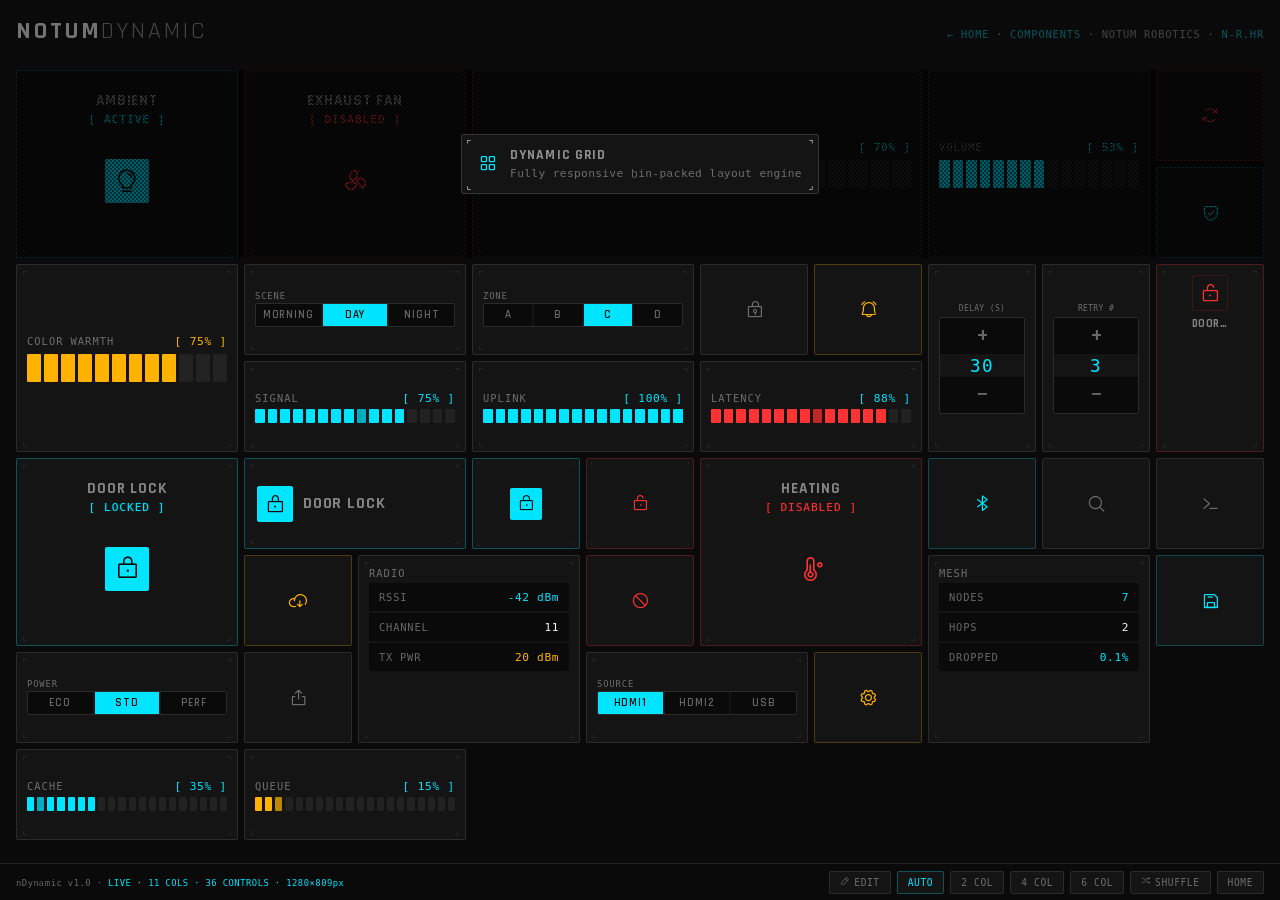
<file: nCore/public/notum_AHI/dynamic.html>
<!--
  Notum AHI — Dynamic Layout Example
  Copyright © 2026 Notum Robotics. Licensed under the MIT License.
  
  Demonstrates nDynamic: viewport-filling, scroll-free, auto-arranged
  control grid. Controls are defined declaratively and the engine
  handles placement, sizing, and responsive adaptation automatically.
-->
<!DOCTYPE html>
<html lang="en">
<head>
    <meta charset="UTF-8">
    <meta name="viewport" content="width=device-width, initial-scale=1.0, maximum-scale=1.0, user-scalable=no, viewport-fit=cover">
    <meta name="apple-mobile-web-app-capable" content="yes">
    <meta name="apple-mobile-web-app-status-bar-style" content="black-translucent">
    <meta name="theme-color" content="#0a0a0a">
    <title>Dynamic Layout — Notum AHI</title>
    <link rel="stylesheet" href="css/phosphor.css?v=20260228">
    <link rel="stylesheet" href="css/style.css?v=20260228">
    <link rel="stylesheet" href="css/notum.css?v=20260228">
    <link rel="stylesheet" href="css/subpage.css?v=20260228">
</head>
<body>

    <div id="dynamic-app" class="subpage-app">

        <header>
            <h1>Notum<span>Dynamic</span></h1>
            <div class="header-meta"><a href="index.html">← HOME</a> · <a href="components.html">COMPONENTS</a> · NOTUM ROBOTICS · <a href="https://n-r.hr" target="_blank" rel="noopener">N-R.HR</a></div>
        </header>

        <div id="dynamic-container" class="nd-grid"></div>

        <div id="dynamic-footer" class="subpage-footer">
            <div class="footer-info">
                nDynamic v1.0 · <span id="grid-info">COMPUTING...</span>
            </div>
            <div class="footer-actions">
                <div class="footer-btn" id="btn-edit"><i class="ph ph-pencil-simple"></i> EDIT</div>
                <div class="footer-btn" id="btn-cols-auto">AUTO</div>
                <div class="footer-btn" id="btn-cols-2">2 COL</div>
                <div class="footer-btn" id="btn-cols-4">4 COL</div>
                <div class="footer-btn" id="btn-cols-6">6 COL</div>
                <div class="footer-btn" id="btn-shuffle"><i class="ph ph-shuffle"></i> SHUFFLE</div>
                <a class="footer-btn" href="index.html">HOME</a>
            </div>
        </div>

    </div>

    <!-- Dialog overlay (required for framework consistency) -->
    <div id="dialog-overlay" class="dialog-overlay">
        <div id="dialog-box" class="dialog-box"></div>
    </div>

    <script src="js/nRegistry.js?v=20260228"></script>
    <script src="js/nbeep.js?v=20260228"></script>
    <script src="js/nUtils.js?v=20260228"></script>
    <script src="js/nDynamic.js?v=20260228"></script>
    <script src="js/nInteractive.js?v=20260228"></script>
    <script src="js/nNotify.js?v=20260228"></script>
    <script src="js/nStore.js?v=20260228"></script>
    <script>
    (function () {
        'use strict';

        /* ═══════════════════════════════════
           Control Catalog — defines all controls
           to be auto-arranged by nDynamic
           ═══════════════════════════════════ */

        var CONTROLS = [
            // Active state cards — full size (2×2)
            { type: 'card', cols: 2, rows: 2, state: 'on',  icon: 'ph-lightbulb',   name: 'AMBIENT',     on: 'ACTIVE',   off: 'INACTIVE' },
            { type: 'card', cols: 2, rows: 2, state: 'off', icon: 'ph-fan',         name: 'EXHAUST FAN', on: 'ENABLED',  off: 'DISABLED' },

            // Full-width slider
            { type: 'slider', cols: 4, rows: 2, label: 'ROOM BRIGHTNESS', max: 20, value: 14, color: 'accent' },

            // Half-width sliders
            { type: 'slider', cols: 2, rows: 2, label: 'VOLUME',       max: 15, value: 8,  color: 'accent' },
            { type: 'slider', cols: 2, rows: 2, label: 'COLOR WARMTH', max: 12, value: 9,  color: 'amber' },

            // Toggle groups
            { type: 'toggle', cols: 2, rows: 1, label: 'SCENE',  options: ['MORNING', 'DAY', 'NIGHT'], active: 1 },
            { type: 'toggle', cols: 2, rows: 1, label: 'ZONE',   options: ['A', 'B', 'C', 'D'],       active: 2 },

            // Buttons (REBOOT and ALERT open confirmation dialogs)
            { type: 'button', cols: 1, rows: 1, label: 'REBOOT', style: 'danger',  icon: 'ph-arrows-clockwise',
              dialog: { title: 'Confirm Reboot', body: 'System will restart. All active sessions will be terminated.', buttons: [
                  { label: 'CANCEL', value: 'no' }, { label: 'REBOOT', value: 'yes', style: 'danger' }
              ]} },
            { type: 'button', cols: 1, rows: 1, label: 'ARM',    style: 'primary', icon: 'ph-shield-check' },
            { type: 'button', cols: 1, rows: 1, label: 'LOCK',   style: '',        icon: 'ph-lock-key' },
            { type: 'button', cols: 1, rows: 1, label: 'ALERT',  style: 'warning', icon: 'ph-bell-ringing',
              dialog: { title: 'Alert Configuration', body: 'Select alert severity for broadcast.', buttons: [
                  { label: 'LOW', value: 'low' }, { label: 'HIGH', value: 'high', style: 'warning' }, { label: 'CRITICAL', value: 'critical', style: 'danger' }
              ]} },

            // Steppers
            { type: 'stepper', cols: 1, rows: 2, label: 'DELAY (S)', value: 30 },
            { type: 'stepper', cols: 1, rows: 2, label: 'RETRY #',   value: 3 },

            // Progress bars (SIGNAL = partial → traveling dim, UPLINK = full → blink, LATENCY = partial)
            { type: 'bar', cols: 2, rows: 1, label: 'SIGNAL',  max: 16, value: 12, color: 'accent' },
            { type: 'bar', cols: 2, rows: 1, label: 'UPLINK',  max: 16, value: 16, color: 'accent' },
            { type: 'bar', cols: 2, rows: 1, label: 'LATENCY', max: 16, value: 14, color: 'danger' },

            // Door lock — full size + size variants
            { type: 'card', cols: 2, rows: 2, state: 'on',  icon: 'ph-lock',        name: 'DOOR LOCK', on: 'LOCKED',  off: 'UNLOCKED' },
            { type: 'card', cols: 2, rows: 1, size: '2x1',  state: 'on',  icon: 'ph-lock',      name: 'DOOR LOCK', on: 'LOCKED', off: 'UNLOCKED' },
            { type: 'card', cols: 1, rows: 2, size: '1x2',  state: 'off', icon: 'ph-lock-open', name: 'DOOR LOCK', on: 'LOCKED', off: 'UNLOCKED' },
            { type: 'card', cols: 1, rows: 1, size: '1x1',  state: 'on',  icon: 'ph-lock',      name: 'DOOR LOCK', on: 'LOCKED', off: 'UNLOCKED' },
            { type: 'card', cols: 1, rows: 1, size: '1x1',  state: 'off', icon: 'ph-lock-open', name: 'DOOR LOCK', on: 'LOCKED', off: 'UNLOCKED' },

            // Heating card
            { type: 'card', cols: 2, rows: 2, state: 'off', icon: 'ph-thermometer', name: 'HEATING', on: 'ENABLED', off: 'DISABLED' },

            // More buttons
            { type: 'button', cols: 1, rows: 1, label: 'PAIR',   style: 'primary', icon: 'ph-bluetooth' },
            { type: 'button', cols: 1, rows: 1, label: 'SCAN',   style: '',        icon: 'ph-magnifying-glass' },
            { type: 'button', cols: 1, rows: 1, label: 'LOG',    style: '',        icon: 'ph-terminal' },
            { type: 'button', cols: 1, rows: 1, label: 'OTA',    style: 'warning', icon: 'ph-cloud-arrow-down' },

            // Status groups
            { type: 'status', cols: 2, rows: 2, label: 'RADIO', items: [
                { k: 'RSSI',    v: '-42 dBm', c: 'accent' },
                { k: 'CHANNEL', v: '11',       c: '' },
                { k: 'TX PWR',  v: '20 dBm',  c: 'amber' }
            ]},
            { type: 'status', cols: 2, rows: 2, label: 'MESH', items: [
                { k: 'NODES',   v: '7',     c: 'accent' },
                { k: 'HOPS',    v: '2',     c: '' },
                { k: 'DROPPED', v: '0.1%',  c: 'accent' }
            ]},

            // More toggles
            { type: 'toggle', cols: 2, rows: 1, label: 'POWER',  options: ['ECO', 'STD', 'PERF'],    active: 1 },
            { type: 'toggle', cols: 2, rows: 1, label: 'SOURCE', options: ['HDMI1', 'HDMI2', 'USB'], active: 0 },

            // More bars (CACHE = partial → traveling, QUEUE = partial, BANDWIDTH = full → blink)
            { type: 'bar', cols: 2, rows: 1, label: 'CACHE',     max: 20, value: 7,  color: 'accent' },
            { type: 'bar', cols: 2, rows: 1, label: 'QUEUE',     max: 20, value: 3,  color: 'amber' },

            // Fill buttons (RESET opens a confirmation dialog)
            { type: 'button', cols: 1, rows: 1, label: 'RESET',  style: 'danger',  icon: 'ph-prohibit',
              dialog: { title: 'Factory Reset', body: 'This will erase all configuration and restore defaults. This action cannot be undone.', buttons: [
                  { label: 'ABORT', value: 'abort' }, { label: 'ERASE ALL', value: 'erase', style: 'danger' }
              ]} },
            { type: 'button', cols: 1, rows: 1, label: 'SAVE',   style: 'primary', icon: 'ph-floppy-disk' },
            { type: 'button', cols: 1, rows: 1, label: 'EXPORT', style: '',        icon: 'ph-export' },
            { type: 'button', cols: 1, rows: 1, label: 'CONFIG', style: 'warning', icon: 'ph-gear' },
        ];

        /* ═══════════════════════════════════
           Init nInteractive
           ═══════════════════════════════════ */

        var editBtn = document.getElementById('btn-edit');

        var currentConfig = {
            onEditChange: function (editing) {
                if (editBtn) {
                    editBtn.innerHTML = editing
                        ? '<i class="ph ph-x"></i> EXIT'
                        : '<i class="ph ph-pencil-simple"></i> EDIT';
                    editBtn.classList.toggle('active', editing);
                }
                updateInfo();
            }
        };

        nInteractive.init('#dynamic-container', CONTROLS, currentConfig);

        /* ── Demo notification ── */
        setTimeout(function () {
            nNotify.init('#dynamic-container');
            nNotify.show({
                icon:     'ph-squares-four',
                title:    'DYNAMIC GRID',
                subtitle: 'Fully responsive bin-packed layout engine',
                linger:   5000
            });
        }, 800);

        // Update grid info display
        function updateInfo() {
            var el = document.getElementById('grid-info');
            var container = document.getElementById('dynamic-container');
            if (!el || !container) return;
            var style = getComputedStyle(container);
            var colDef = style.gridTemplateColumns;
            var colCount = colDef ? colDef.split(' ').length : '?';
            var mode = nInteractive.isEditing() ? 'EDITING' : 'LIVE';
            el.textContent = mode + ' · ' + colCount + ' COLS · ' + CONTROLS.length + ' CONTROLS · ' +
                             Math.round(container.clientWidth) + '\u00D7' + Math.round(container.clientHeight) + 'px';
        }

        // Update info after layout settles
        setTimeout(updateInfo, 100);
        window.addEventListener('resize', function () { setTimeout(updateInfo, 200); });

        /* ═══════════════════════════════════
           Footer: Edit Toggle
           ═══════════════════════════════════ */

        if (editBtn) {
            editBtn.addEventListener('click', function () {
                if (nInteractive.isEditing()) {
                    nInteractive.exitEdit();
                } else {
                    nInteractive.enterEdit();
                }
                if (typeof nbeep === 'function') nbeep('select');
            });
        }

        /* ═══════════════════════════════════
           Footer Column Controls
           ═══════════════════════════════════ */

        var colBtns = {
            'btn-cols-auto': null,
            'btn-cols-2': 2,
            'btn-cols-4': 4,
            'btn-cols-6': 6
        };

        function setActiveCols(activeId) {
            Object.keys(colBtns).forEach(function (id) {
                var btn = document.getElementById(id);
                if (btn) btn.classList.toggle('active', id === activeId);
            });
        }

        setActiveCols('btn-cols-auto');

        Object.keys(colBtns).forEach(function (id) {
            var btn = document.getElementById(id);
            if (!btn) return;
            btn.addEventListener('click', function () {
                var cols = colBtns[id];
                if (cols) {
                    currentConfig.cols = cols;
                } else {
                    delete currentConfig.cols;
                }
                nInteractive.update(null, currentConfig);
                setActiveCols(id);
                setTimeout(updateInfo, 100);
                if (typeof nbeep === 'function') nbeep('select');
            });
        });

        /* ═══════════════════════════════════
           Shuffle Button
           ═══════════════════════════════════ */

        var shuffleBtn = document.getElementById('btn-shuffle');
        if (shuffleBtn) {
            shuffleBtn.addEventListener('click', function () {
                // Fisher-Yates shuffle of control indices
                var indices = [];
                for (var i = 0; i < CONTROLS.length; i++) indices.push(i);
                for (var j = indices.length - 1; j > 0; j--) {
                    var k = Math.floor(Math.random() * (j + 1));
                    var tmp = indices[j];
                    indices[j] = indices[k];
                    indices[k] = tmp;
                }
                currentConfig.order = indices;
                nInteractive.update(null, currentConfig);
                setTimeout(updateInfo, 100);
                if (typeof nbeep === 'function') nbeep('shuffle');
            });
        }

    })();
    </script>

</body>
</html>
</file>
<file: nCore/public/notum_AHI/css/phosphor.css>
@font-face {
  font-family: "Phosphor";
  src: url("../fonts/phosphor-regular.woff2") format("woff2");
  font-weight: normal;
  font-style: normal;
  font-display: block;
}

.ph {
  /* use !important to prevent issues with browser extensions that change fonts */
  font-family: "Phosphor" !important;
  speak: never;
  font-style: normal;
  font-weight: normal;
  font-variant: normal;
  text-transform: none;
  line-height: 1;

  /* Enable Ligatures ================ */
  letter-spacing: 0;
  -webkit-font-feature-settings: "liga";
  -moz-font-feature-settings: "liga=1";
  -moz-font-feature-settings: "liga";
  -ms-font-feature-settings: "liga" 1;
  font-feature-settings: "liga";
  -webkit-font-variant-ligatures: discretionary-ligatures;
  font-variant-ligatures: discretionary-ligatures;

  /* Better Font Rendering =========== */
  -webkit-font-smoothing: antialiased;
  -moz-osx-font-smoothing: grayscale;
}

.ph.ph-acorn:before {
  content: "\eb9a";
}
.ph.ph-address-book:before {
  content: "\e6f8";
}
.ph.ph-address-book-tabs:before {
  content: "\ee4e";
}
.ph.ph-air-traffic-control:before {
  content: "\ecd8";
}
.ph.ph-airplane:before {
  content: "\e002";
}
.ph.ph-airplane-in-flight:before {
  content: "\e4fe";
}
.ph.ph-airplane-landing:before {
  content: "\e502";
}
.ph.ph-airplane-takeoff:before {
  content: "\e504";
}
.ph.ph-airplane-taxiing:before {
  content: "\e500";
}
.ph.ph-airplane-tilt:before {
  content: "\e5d6";
}
.ph.ph-airplay:before {
  content: "\e004";
}
.ph.ph-alarm:before {
  content: "\e006";
}
.ph.ph-alien:before {
  content: "\e8a6";
}
.ph.ph-align-bottom:before {
  content: "\e506";
}
.ph.ph-align-bottom-simple:before {
  content: "\eb0c";
}
.ph.ph-align-center-horizontal:before {
  content: "\e50a";
}
.ph.ph-align-center-horizontal-simple:before {
  content: "\eb0e";
}
.ph.ph-align-center-vertical:before {
  content: "\e50c";
}
.ph.ph-align-center-vertical-simple:before {
  content: "\eb10";
}
.ph.ph-align-left:before {
  content: "\e50e";
}
.ph.ph-align-left-simple:before {
  content: "\eaee";
}
.ph.ph-align-right:before {
  content: "\e510";
}
.ph.ph-align-right-simple:before {
  content: "\eb12";
}
.ph.ph-align-top:before {
  content: "\e512";
}
.ph.ph-align-top-simple:before {
  content: "\eb14";
}
.ph.ph-amazon-logo:before {
  content: "\e96c";
}
.ph.ph-ambulance:before {
  content: "\e572";
}
.ph.ph-anchor:before {
  content: "\e514";
}
.ph.ph-anchor-simple:before {
  content: "\e5d8";
}
.ph.ph-android-logo:before {
  content: "\e008";
}
.ph.ph-angle:before {
  content: "\e7bc";
}
.ph.ph-angular-logo:before {
  content: "\eb80";
}
.ph.ph-aperture:before {
  content: "\e00a";
}
.ph.ph-app-store-logo:before {
  content: "\e974";
}
.ph.ph-app-window:before {
  content: "\e5da";
}
.ph.ph-apple-logo:before {
  content: "\e516";
}
.ph.ph-apple-podcasts-logo:before {
  content: "\eb96";
}
.ph.ph-approximate-equals:before {
  content: "\edaa";
}
.ph.ph-archive:before {
  content: "\e00c";
}
.ph.ph-armchair:before {
  content: "\e012";
}
.ph.ph-arrow-arc-left:before {
  content: "\e014";
}
.ph.ph-arrow-arc-right:before {
  content: "\e016";
}
.ph.ph-arrow-bend-double-up-left:before {
  content: "\e03a";
}
.ph.ph-arrow-bend-double-up-right:before {
  content: "\e03c";
}
.ph.ph-arrow-bend-down-left:before {
  content: "\e018";
}
.ph.ph-arrow-bend-down-right:before {
  content: "\e01a";
}
.ph.ph-arrow-bend-left-down:before {
  content: "\e01c";
}
.ph.ph-arrow-bend-left-up:before {
  content: "\e01e";
}
.ph.ph-arrow-bend-right-down:before {
  content: "\e020";
}
.ph.ph-arrow-bend-right-up:before {
  content: "\e022";
}
.ph.ph-arrow-bend-up-left:before {
  content: "\e024";
}
.ph.ph-arrow-bend-up-right:before {
  content: "\e026";
}
.ph.ph-arrow-circle-down:before {
  content: "\e028";
}
.ph.ph-arrow-circle-down-left:before {
  content: "\e02a";
}
.ph.ph-arrow-circle-down-right:before {
  content: "\e02c";
}
.ph.ph-arrow-circle-left:before {
  content: "\e05a";
}
.ph.ph-arrow-circle-right:before {
  content: "\e02e";
}
.ph.ph-arrow-circle-up:before {
  content: "\e030";
}
.ph.ph-arrow-circle-up-left:before {
  content: "\e032";
}
.ph.ph-arrow-circle-up-right:before {
  content: "\e034";
}
.ph.ph-arrow-clockwise:before {
  content: "\e036";
}
.ph.ph-arrow-counter-clockwise:before {
  content: "\e038";
}
.ph.ph-arrow-down:before {
  content: "\e03e";
}
.ph.ph-arrow-down-left:before {
  content: "\e040";
}
.ph.ph-arrow-down-right:before {
  content: "\e042";
}
.ph.ph-arrow-elbow-down-left:before {
  content: "\e044";
}
.ph.ph-arrow-elbow-down-right:before {
  content: "\e046";
}
.ph.ph-arrow-elbow-left:before {
  content: "\e048";
}
.ph.ph-arrow-elbow-left-down:before {
  content: "\e04a";
}
.ph.ph-arrow-elbow-left-up:before {
  content: "\e04c";
}
.ph.ph-arrow-elbow-right:before {
  content: "\e04e";
}
.ph.ph-arrow-elbow-right-down:before {
  content: "\e050";
}
.ph.ph-arrow-elbow-right-up:before {
  content: "\e052";
}
.ph.ph-arrow-elbow-up-left:before {
  content: "\e054";
}
.ph.ph-arrow-elbow-up-right:before {
  content: "\e056";
}
.ph.ph-arrow-fat-down:before {
  content: "\e518";
}
.ph.ph-arrow-fat-left:before {
  content: "\e51a";
}
.ph.ph-arrow-fat-line-down:before {
  content: "\e51c";
}
.ph.ph-arrow-fat-line-left:before {
  content: "\e51e";
}
.ph.ph-arrow-fat-line-right:before {
  content: "\e520";
}
.ph.ph-arrow-fat-line-up:before {
  content: "\e522";
}
.ph.ph-arrow-fat-lines-down:before {
  content: "\e524";
}
.ph.ph-arrow-fat-lines-left:before {
  content: "\e526";
}
.ph.ph-arrow-fat-lines-right:before {
  content: "\e528";
}
.ph.ph-arrow-fat-lines-up:before {
  content: "\e52a";
}
.ph.ph-arrow-fat-right:before {
  content: "\e52c";
}
.ph.ph-arrow-fat-up:before {
  content: "\e52e";
}
.ph.ph-arrow-left:before {
  content: "\e058";
}
.ph.ph-arrow-line-down:before {
  content: "\e05c";
}
.ph.ph-arrow-line-down-left:before {
  content: "\e05e";
}
.ph.ph-arrow-line-down-right:before {
  content: "\e060";
}
.ph.ph-arrow-line-left:before {
  content: "\e062";
}
.ph.ph-arrow-line-right:before {
  content: "\e064";
}
.ph.ph-arrow-line-up:before {
  content: "\e066";
}
.ph.ph-arrow-line-up-left:before {
  content: "\e068";
}
.ph.ph-arrow-line-up-right:before {
  content: "\e06a";
}
.ph.ph-arrow-right:before {
  content: "\e06c";
}
.ph.ph-arrow-square-down:before {
  content: "\e06e";
}
.ph.ph-arrow-square-down-left:before {
  content: "\e070";
}
.ph.ph-arrow-square-down-right:before {
  content: "\e072";
}
.ph.ph-arrow-square-in:before {
  content: "\e5dc";
}
.ph.ph-arrow-square-left:before {
  content: "\e074";
}
.ph.ph-arrow-square-out:before {
  content: "\e5de";
}
.ph.ph-arrow-square-right:before {
  content: "\e076";
}
.ph.ph-arrow-square-up:before {
  content: "\e078";
}
.ph.ph-arrow-square-up-left:before {
  content: "\e07a";
}
.ph.ph-arrow-square-up-right:before {
  content: "\e07c";
}
.ph.ph-arrow-u-down-left:before {
  content: "\e07e";
}
.ph.ph-arrow-u-down-right:before {
  content: "\e080";
}
.ph.ph-arrow-u-left-down:before {
  content: "\e082";
}
.ph.ph-arrow-u-left-up:before {
  content: "\e084";
}
.ph.ph-arrow-u-right-down:before {
  content: "\e086";
}
.ph.ph-arrow-u-right-up:before {
  content: "\e088";
}
.ph.ph-arrow-u-up-left:before {
  content: "\e08a";
}
.ph.ph-arrow-u-up-right:before {
  content: "\e08c";
}
.ph.ph-arrow-up:before {
  content: "\e08e";
}
.ph.ph-arrow-up-left:before {
  content: "\e090";
}
.ph.ph-arrow-up-right:before {
  content: "\e092";
}
.ph.ph-arrows-clockwise:before {
  content: "\e094";
}
.ph.ph-arrows-counter-clockwise:before {
  content: "\e096";
}
.ph.ph-arrows-down-up:before {
  content: "\e098";
}
.ph.ph-arrows-horizontal:before {
  content: "\eb06";
}
.ph.ph-arrows-in:before {
  content: "\e09a";
}
.ph.ph-arrows-in-cardinal:before {
  content: "\e09c";
}
.ph.ph-arrows-in-line-horizontal:before {
  content: "\e530";
}
.ph.ph-arrows-in-line-vertical:before {
  content: "\e532";
}
.ph.ph-arrows-in-simple:before {
  content: "\e09e";
}
.ph.ph-arrows-left-right:before {
  content: "\e0a0";
}
.ph.ph-arrows-merge:before {
  content: "\ed3e";
}
.ph.ph-arrows-out:before {
  content: "\e0a2";
}
.ph.ph-arrows-out-cardinal:before {
  content: "\e0a4";
}
.ph.ph-arrows-out-line-horizontal:before {
  content: "\e534";
}
.ph.ph-arrows-out-line-vertical:before {
  content: "\e536";
}
.ph.ph-arrows-out-simple:before {
  content: "\e0a6";
}
.ph.ph-arrows-split:before {
  content: "\ed3c";
}
.ph.ph-arrows-vertical:before {
  content: "\eb04";
}
.ph.ph-article:before {
  content: "\e0a8";
}
.ph.ph-article-medium:before {
  content: "\e5e0";
}
.ph.ph-article-ny-times:before {
  content: "\e5e2";
}
.ph.ph-asclepius:before {
  content: "\ee34";
}
.ph.ph-caduceus:before {
  content: "\ee34";
}
.ph.ph-asterisk:before {
  content: "\e0aa";
}
.ph.ph-asterisk-simple:before {
  content: "\e832";
}
.ph.ph-at:before {
  content: "\e0ac";
}
.ph.ph-atom:before {
  content: "\e5e4";
}
.ph.ph-avocado:before {
  content: "\ee04";
}
.ph.ph-axe:before {
  content: "\e9fc";
}
.ph.ph-baby:before {
  content: "\e774";
}
.ph.ph-baby-carriage:before {
  content: "\e818";
}
.ph.ph-backpack:before {
  content: "\e922";
}
.ph.ph-backspace:before {
  content: "\e0ae";
}
.ph.ph-bag:before {
  content: "\e0b0";
}
.ph.ph-bag-simple:before {
  content: "\e5e6";
}
.ph.ph-balloon:before {
  content: "\e76c";
}
.ph.ph-bandaids:before {
  content: "\e0b2";
}
.ph.ph-bank:before {
  content: "\e0b4";
}
.ph.ph-barbell:before {
  content: "\e0b6";
}
.ph.ph-barcode:before {
  content: "\e0b8";
}
.ph.ph-barn:before {
  content: "\ec72";
}
.ph.ph-barricade:before {
  content: "\e948";
}
.ph.ph-baseball:before {
  content: "\e71a";
}
.ph.ph-baseball-cap:before {
  content: "\ea28";
}
.ph.ph-baseball-helmet:before {
  content: "\ee4a";
}
.ph.ph-basket:before {
  content: "\e964";
}
.ph.ph-basketball:before {
  content: "\e724";
}
.ph.ph-bathtub:before {
  content: "\e81e";
}
.ph.ph-battery-charging:before {
  content: "\e0ba";
}
.ph.ph-battery-charging-vertical:before {
  content: "\e0bc";
}
.ph.ph-battery-empty:before {
  content: "\e0be";
}
.ph.ph-battery-full:before {
  content: "\e0c0";
}
.ph.ph-battery-high:before {
  content: "\e0c2";
}
.ph.ph-battery-low:before {
  content: "\e0c4";
}
.ph.ph-battery-medium:before {
  content: "\e0c6";
}
.ph.ph-battery-plus:before {
  content: "\e808";
}
.ph.ph-battery-plus-vertical:before {
  content: "\ec50";
}
.ph.ph-battery-vertical-empty:before {
  content: "\e7c6";
}
.ph.ph-battery-vertical-full:before {
  content: "\e7c4";
}
.ph.ph-battery-vertical-high:before {
  content: "\e7c2";
}
.ph.ph-battery-vertical-low:before {
  content: "\e7be";
}
.ph.ph-battery-vertical-medium:before {
  content: "\e7c0";
}
.ph.ph-battery-warning:before {
  content: "\e0c8";
}
.ph.ph-battery-warning-vertical:before {
  content: "\e0ca";
}
.ph.ph-beach-ball:before {
  content: "\ed24";
}
.ph.ph-beanie:before {
  content: "\ea2a";
}
.ph.ph-bed:before {
  content: "\e0cc";
}
.ph.ph-beer-bottle:before {
  content: "\e7b0";
}
.ph.ph-beer-stein:before {
  content: "\eb62";
}
.ph.ph-behance-logo:before {
  content: "\e7f4";
}
.ph.ph-bell:before {
  content: "\e0ce";
}
.ph.ph-bell-ringing:before {
  content: "\e5e8";
}
.ph.ph-bell-simple:before {
  content: "\e0d0";
}
.ph.ph-bell-simple-ringing:before {
  content: "\e5ea";
}
.ph.ph-bell-simple-slash:before {
  content: "\e0d2";
}
.ph.ph-bell-simple-z:before {
  content: "\e5ec";
}
.ph.ph-bell-slash:before {
  content: "\e0d4";
}
.ph.ph-bell-z:before {
  content: "\e5ee";
}
.ph.ph-belt:before {
  content: "\ea2c";
}
.ph.ph-bezier-curve:before {
  content: "\eb00";
}
.ph.ph-bicycle:before {
  content: "\e0d6";
}
.ph.ph-binary:before {
  content: "\ee60";
}
.ph.ph-binoculars:before {
  content: "\ea64";
}
.ph.ph-biohazard:before {
  content: "\e9e0";
}
.ph.ph-bird:before {
  content: "\e72c";
}
.ph.ph-blueprint:before {
  content: "\eda0";
}
.ph.ph-bluetooth:before {
  content: "\e0da";
}
.ph.ph-bluetooth-connected:before {
  content: "\e0dc";
}
.ph.ph-bluetooth-slash:before {
  content: "\e0de";
}
.ph.ph-bluetooth-x:before {
  content: "\e0e0";
}
.ph.ph-boat:before {
  content: "\e786";
}
.ph.ph-bomb:before {
  content: "\ee0a";
}
.ph.ph-bone:before {
  content: "\e7f2";
}
.ph.ph-book:before {
  content: "\e0e2";
}
.ph.ph-book-bookmark:before {
  content: "\e0e4";
}
.ph.ph-book-open:before {
  content: "\e0e6";
}
.ph.ph-book-open-text:before {
  content: "\e8f2";
}
.ph.ph-book-open-user:before {
  content: "\ede0";
}
.ph.ph-bookmark:before {
  content: "\e0e8";
}
.ph.ph-bookmark-simple:before {
  content: "\e0ea";
}
.ph.ph-bookmarks:before {
  content: "\e0ec";
}
.ph.ph-bookmarks-simple:before {
  content: "\e5f0";
}
.ph.ph-books:before {
  content: "\e758";
}
.ph.ph-boot:before {
  content: "\ecca";
}
.ph.ph-boules:before {
  content: "\e722";
}
.ph.ph-bounding-box:before {
  content: "\e6ce";
}
.ph.ph-bowl-food:before {
  content: "\eaa4";
}
.ph.ph-bowl-steam:before {
  content: "\e8e4";
}
.ph.ph-bowling-ball:before {
  content: "\ea34";
}
.ph.ph-box-arrow-down:before {
  content: "\e00e";
}
.ph.ph-archive-box:before {
  content: "\e00e";
}
.ph.ph-box-arrow-up:before {
  content: "\ee54";
}
.ph.ph-boxing-glove:before {
  content: "\ea36";
}
.ph.ph-brackets-angle:before {
  content: "\e862";
}
.ph.ph-brackets-curly:before {
  content: "\e860";
}
.ph.ph-brackets-round:before {
  content: "\e864";
}
.ph.ph-brackets-square:before {
  content: "\e85e";
}
.ph.ph-brain:before {
  content: "\e74e";
}
.ph.ph-brandy:before {
  content: "\e6b4";
}
.ph.ph-bread:before {
  content: "\e81c";
}
.ph.ph-bridge:before {
  content: "\ea68";
}
.ph.ph-briefcase:before {
  content: "\e0ee";
}
.ph.ph-briefcase-metal:before {
  content: "\e5f2";
}
.ph.ph-broadcast:before {
  content: "\e0f2";
}
.ph.ph-broom:before {
  content: "\ec54";
}
.ph.ph-browser:before {
  content: "\e0f4";
}
.ph.ph-browsers:before {
  content: "\e0f6";
}
.ph.ph-bug:before {
  content: "\e5f4";
}
.ph.ph-bug-beetle:before {
  content: "\e5f6";
}
.ph.ph-bug-droid:before {
  content: "\e5f8";
}
.ph.ph-building:before {
  content: "\e100";
}
.ph.ph-building-apartment:before {
  content: "\e0fe";
}
.ph.ph-building-office:before {
  content: "\e0ff";
}
.ph.ph-buildings:before {
  content: "\e102";
}
.ph.ph-bulldozer:before {
  content: "\ec6c";
}
.ph.ph-bus:before {
  content: "\e106";
}
.ph.ph-butterfly:before {
  content: "\ea6e";
}
.ph.ph-cable-car:before {
  content: "\e49c";
}
.ph.ph-cactus:before {
  content: "\e918";
}
.ph.ph-cake:before {
  content: "\e780";
}
.ph.ph-calculator:before {
  content: "\e538";
}
.ph.ph-calendar:before {
  content: "\e108";
}
.ph.ph-calendar-blank:before {
  content: "\e10a";
}
.ph.ph-calendar-check:before {
  content: "\e712";
}
.ph.ph-calendar-dot:before {
  content: "\e7b2";
}
.ph.ph-calendar-dots:before {
  content: "\e7b4";
}
.ph.ph-calendar-heart:before {
  content: "\e8b0";
}
.ph.ph-calendar-minus:before {
  content: "\ea14";
}
.ph.ph-calendar-plus:before {
  content: "\e714";
}
.ph.ph-calendar-slash:before {
  content: "\ea12";
}
.ph.ph-calendar-star:before {
  content: "\e8b2";
}
.ph.ph-calendar-x:before {
  content: "\e10c";
}
.ph.ph-call-bell:before {
  content: "\e7de";
}
.ph.ph-camera:before {
  content: "\e10e";
}
.ph.ph-camera-plus:before {
  content: "\ec58";
}
.ph.ph-camera-rotate:before {
  content: "\e7a4";
}
.ph.ph-camera-slash:before {
  content: "\e110";
}
.ph.ph-campfire:before {
  content: "\e9d8";
}
.ph.ph-car:before {
  content: "\e112";
}
.ph.ph-car-battery:before {
  content: "\ee30";
}
.ph.ph-car-profile:before {
  content: "\e8cc";
}
.ph.ph-car-simple:before {
  content: "\e114";
}
.ph.ph-cardholder:before {
  content: "\e5fa";
}
.ph.ph-cards:before {
  content: "\e0f8";
}
.ph.ph-cards-three:before {
  content: "\ee50";
}
.ph.ph-caret-circle-double-down:before {
  content: "\e116";
}
.ph.ph-caret-circle-double-left:before {
  content: "\e118";
}
.ph.ph-caret-circle-double-right:before {
  content: "\e11a";
}
.ph.ph-caret-circle-double-up:before {
  content: "\e11c";
}
.ph.ph-caret-circle-down:before {
  content: "\e11e";
}
.ph.ph-caret-circle-left:before {
  content: "\e120";
}
.ph.ph-caret-circle-right:before {
  content: "\e122";
}
.ph.ph-caret-circle-up:before {
  content: "\e124";
}
.ph.ph-caret-circle-up-down:before {
  content: "\e13e";
}
.ph.ph-caret-double-down:before {
  content: "\e126";
}
.ph.ph-caret-double-left:before {
  content: "\e128";
}
.ph.ph-caret-double-right:before {
  content: "\e12a";
}
.ph.ph-caret-double-up:before {
  content: "\e12c";
}
.ph.ph-caret-down:before {
  content: "\e136";
}
.ph.ph-caret-left:before {
  content: "\e138";
}
.ph.ph-caret-line-down:before {
  content: "\e134";
}
.ph.ph-caret-line-left:before {
  content: "\e132";
}
.ph.ph-caret-line-right:before {
  content: "\e130";
}
.ph.ph-caret-line-up:before {
  content: "\e12e";
}
.ph.ph-caret-right:before {
  content: "\e13a";
}
.ph.ph-caret-up:before {
  content: "\e13c";
}
.ph.ph-caret-up-down:before {
  content: "\e140";
}
.ph.ph-carrot:before {
  content: "\ed38";
}
.ph.ph-cash-register:before {
  content: "\ed80";
}
.ph.ph-cassette-tape:before {
  content: "\ed2e";
}
.ph.ph-castle-turret:before {
  content: "\e9d0";
}
.ph.ph-cat:before {
  content: "\e748";
}
.ph.ph-cell-signal-full:before {
  content: "\e142";
}
.ph.ph-cell-signal-high:before {
  content: "\e144";
}
.ph.ph-cell-signal-low:before {
  content: "\e146";
}
.ph.ph-cell-signal-medium:before {
  content: "\e148";
}
.ph.ph-cell-signal-none:before {
  content: "\e14a";
}
.ph.ph-cell-signal-slash:before {
  content: "\e14c";
}
.ph.ph-cell-signal-x:before {
  content: "\e14e";
}
.ph.ph-cell-tower:before {
  content: "\ebaa";
}
.ph.ph-certificate:before {
  content: "\e766";
}
.ph.ph-chair:before {
  content: "\e950";
}
.ph.ph-chalkboard:before {
  content: "\e5fc";
}
.ph.ph-chalkboard-simple:before {
  content: "\e5fe";
}
.ph.ph-chalkboard-teacher:before {
  content: "\e600";
}
.ph.ph-champagne:before {
  content: "\eaca";
}
.ph.ph-charging-station:before {
  content: "\e8d0";
}
.ph.ph-chart-bar:before {
  content: "\e150";
}
.ph.ph-chart-bar-horizontal:before {
  content: "\e152";
}
.ph.ph-chart-donut:before {
  content: "\eaa6";
}
.ph.ph-chart-line:before {
  content: "\e154";
}
.ph.ph-chart-line-down:before {
  content: "\e8b6";
}
.ph.ph-chart-line-up:before {
  content: "\e156";
}
.ph.ph-chart-pie:before {
  content: "\e158";
}
.ph.ph-chart-pie-slice:before {
  content: "\e15a";
}
.ph.ph-chart-polar:before {
  content: "\eaa8";
}
.ph.ph-chart-scatter:before {
  content: "\eaac";
}
.ph.ph-chat:before {
  content: "\e15c";
}
.ph.ph-chat-centered:before {
  content: "\e160";
}
.ph.ph-chat-centered-dots:before {
  content: "\e164";
}
.ph.ph-chat-centered-slash:before {
  content: "\e162";
}
.ph.ph-chat-centered-text:before {
  content: "\e166";
}
.ph.ph-chat-circle:before {
  content: "\e168";
}
.ph.ph-chat-circle-dots:before {
  content: "\e16c";
}
.ph.ph-chat-circle-slash:before {
  content: "\e16a";
}
.ph.ph-chat-circle-text:before {
  content: "\e16e";
}
.ph.ph-chat-dots:before {
  content: "\e170";
}
.ph.ph-chat-slash:before {
  content: "\e15e";
}
.ph.ph-chat-teardrop:before {
  content: "\e172";
}
.ph.ph-chat-teardrop-dots:before {
  content: "\e176";
}
.ph.ph-chat-teardrop-slash:before {
  content: "\e174";
}
.ph.ph-chat-teardrop-text:before {
  content: "\e178";
}
.ph.ph-chat-text:before {
  content: "\e17a";
}
.ph.ph-chats:before {
  content: "\e17c";
}
.ph.ph-chats-circle:before {
  content: "\e17e";
}
.ph.ph-chats-teardrop:before {
  content: "\e180";
}
.ph.ph-check:before {
  content: "\e182";
}
.ph.ph-check-circle:before {
  content: "\e184";
}
.ph.ph-check-fat:before {
  content: "\eba6";
}
.ph.ph-check-square:before {
  content: "\e186";
}
.ph.ph-check-square-offset:before {
  content: "\e188";
}
.ph.ph-checkerboard:before {
  content: "\e8c4";
}
.ph.ph-checks:before {
  content: "\e53a";
}
.ph.ph-cheers:before {
  content: "\ea4a";
}
.ph.ph-cheese:before {
  content: "\e9fe";
}
.ph.ph-chef-hat:before {
  content: "\ed8e";
}
.ph.ph-cherries:before {
  content: "\e830";
}
.ph.ph-church:before {
  content: "\ecea";
}
.ph.ph-cigarette:before {
  content: "\ed90";
}
.ph.ph-cigarette-slash:before {
  content: "\ed92";
}
.ph.ph-circle:before {
  content: "\e18a";
}
.ph.ph-circle-dashed:before {
  content: "\e602";
}
.ph.ph-circle-half:before {
  content: "\e18c";
}
.ph.ph-circle-half-tilt:before {
  content: "\e18e";
}
.ph.ph-circle-notch:before {
  content: "\eb44";
}
.ph.ph-circles-four:before {
  content: "\e190";
}
.ph.ph-circles-three:before {
  content: "\e192";
}
.ph.ph-circles-three-plus:before {
  content: "\e194";
}
.ph.ph-circuitry:before {
  content: "\e9c2";
}
.ph.ph-city:before {
  content: "\ea6a";
}
.ph.ph-clipboard:before {
  content: "\e196";
}
.ph.ph-clipboard-text:before {
  content: "\e198";
}
.ph.ph-clock:before {
  content: "\e19a";
}
.ph.ph-clock-afternoon:before {
  content: "\e19c";
}
.ph.ph-clock-clockwise:before {
  content: "\e19e";
}
.ph.ph-clock-countdown:before {
  content: "\ed2c";
}
.ph.ph-clock-counter-clockwise:before {
  content: "\e1a0";
}
.ph.ph-clock-user:before {
  content: "\edec";
}
.ph.ph-closed-captioning:before {
  content: "\e1a4";
}
.ph.ph-cloud:before {
  content: "\e1aa";
}
.ph.ph-cloud-arrow-down:before {
  content: "\e1ac";
}
.ph.ph-cloud-arrow-up:before {
  content: "\e1ae";
}
.ph.ph-cloud-check:before {
  content: "\e1b0";
}
.ph.ph-cloud-fog:before {
  content: "\e53c";
}
.ph.ph-cloud-lightning:before {
  content: "\e1b2";
}
.ph.ph-cloud-moon:before {
  content: "\e53e";
}
.ph.ph-cloud-rain:before {
  content: "\e1b4";
}
.ph.ph-cloud-slash:before {
  content: "\e1b6";
}
.ph.ph-cloud-snow:before {
  content: "\e1b8";
}
.ph.ph-cloud-sun:before {
  content: "\e540";
}
.ph.ph-cloud-warning:before {
  content: "\ea98";
}
.ph.ph-cloud-x:before {
  content: "\ea96";
}
.ph.ph-clover:before {
  content: "\edc8";
}
.ph.ph-club:before {
  content: "\e1ba";
}
.ph.ph-coat-hanger:before {
  content: "\e7fe";
}
.ph.ph-coda-logo:before {
  content: "\e7ce";
}
.ph.ph-code:before {
  content: "\e1bc";
}
.ph.ph-code-block:before {
  content: "\eafe";
}
.ph.ph-code-simple:before {
  content: "\e1be";
}
.ph.ph-codepen-logo:before {
  content: "\e978";
}
.ph.ph-codesandbox-logo:before {
  content: "\ea06";
}
.ph.ph-coffee:before {
  content: "\e1c2";
}
.ph.ph-coffee-bean:before {
  content: "\e1c0";
}
.ph.ph-coin:before {
  content: "\e60e";
}
.ph.ph-coin-vertical:before {
  content: "\eb48";
}
.ph.ph-coins:before {
  content: "\e78e";
}
.ph.ph-columns:before {
  content: "\e546";
}
.ph.ph-columns-plus-left:before {
  content: "\e544";
}
.ph.ph-columns-plus-right:before {
  content: "\e542";
}
.ph.ph-command:before {
  content: "\e1c4";
}
.ph.ph-compass:before {
  content: "\e1c8";
}
.ph.ph-compass-rose:before {
  content: "\e1c6";
}
.ph.ph-compass-tool:before {
  content: "\ea0e";
}
.ph.ph-computer-tower:before {
  content: "\e548";
}
.ph.ph-confetti:before {
  content: "\e81a";
}
.ph.ph-contactless-payment:before {
  content: "\ed42";
}
.ph.ph-control:before {
  content: "\eca6";
}
.ph.ph-cookie:before {
  content: "\e6ca";
}
.ph.ph-cooking-pot:before {
  content: "\e764";
}
.ph.ph-copy:before {
  content: "\e1ca";
}
.ph.ph-copy-simple:before {
  content: "\e1cc";
}
.ph.ph-copyleft:before {
  content: "\e86a";
}
.ph.ph-copyright:before {
  content: "\e54a";
}
.ph.ph-corners-in:before {
  content: "\e1ce";
}
.ph.ph-corners-out:before {
  content: "\e1d0";
}
.ph.ph-couch:before {
  content: "\e7f6";
}
.ph.ph-court-basketball:before {
  content: "\ee36";
}
.ph.ph-cow:before {
  content: "\eabe";
}
.ph.ph-cowboy-hat:before {
  content: "\ed12";
}
.ph.ph-cpu:before {
  content: "\e610";
}
.ph.ph-crane:before {
  content: "\ed48";
}
.ph.ph-crane-tower:before {
  content: "\ed49";
}
.ph.ph-credit-card:before {
  content: "\e1d2";
}
.ph.ph-cricket:before {
  content: "\ee12";
}
.ph.ph-crop:before {
  content: "\e1d4";
}
.ph.ph-cross:before {
  content: "\e8a0";
}
.ph.ph-crosshair:before {
  content: "\e1d6";
}
.ph.ph-crosshair-simple:before {
  content: "\e1d8";
}
.ph.ph-crown:before {
  content: "\e614";
}
.ph.ph-crown-cross:before {
  content: "\ee5e";
}
.ph.ph-crown-simple:before {
  content: "\e616";
}
.ph.ph-cube:before {
  content: "\e1da";
}
.ph.ph-cube-focus:before {
  content: "\ed0a";
}
.ph.ph-cube-transparent:before {
  content: "\ec7c";
}
.ph.ph-currency-btc:before {
  content: "\e618";
}
.ph.ph-currency-circle-dollar:before {
  content: "\e54c";
}
.ph.ph-currency-cny:before {
  content: "\e54e";
}
.ph.ph-currency-dollar:before {
  content: "\e550";
}
.ph.ph-currency-dollar-simple:before {
  content: "\e552";
}
.ph.ph-currency-eth:before {
  content: "\eada";
}
.ph.ph-currency-eur:before {
  content: "\e554";
}
.ph.ph-currency-gbp:before {
  content: "\e556";
}
.ph.ph-currency-inr:before {
  content: "\e558";
}
.ph.ph-currency-jpy:before {
  content: "\e55a";
}
.ph.ph-currency-krw:before {
  content: "\e55c";
}
.ph.ph-currency-kzt:before {
  content: "\ec4c";
}
.ph.ph-currency-ngn:before {
  content: "\eb52";
}
.ph.ph-currency-rub:before {
  content: "\e55e";
}
.ph.ph-cursor:before {
  content: "\e1dc";
}
.ph.ph-cursor-click:before {
  content: "\e7c8";
}
.ph.ph-cursor-text:before {
  content: "\e7d8";
}
.ph.ph-cylinder:before {
  content: "\e8fc";
}
.ph.ph-database:before {
  content: "\e1de";
}
.ph.ph-desk:before {
  content: "\ed16";
}
.ph.ph-desktop:before {
  content: "\e560";
}
.ph.ph-desktop-tower:before {
  content: "\e562";
}
.ph.ph-detective:before {
  content: "\e83e";
}
.ph.ph-dev-to-logo:before {
  content: "\ed0e";
}
.ph.ph-device-mobile:before {
  content: "\e1e0";
}
.ph.ph-device-mobile-camera:before {
  content: "\e1e2";
}
.ph.ph-device-mobile-slash:before {
  content: "\ee46";
}
.ph.ph-device-mobile-speaker:before {
  content: "\e1e4";
}
.ph.ph-device-rotate:before {
  content: "\edf2";
}
.ph.ph-device-tablet:before {
  content: "\e1e6";
}
.ph.ph-device-tablet-camera:before {
  content: "\e1e8";
}
.ph.ph-device-tablet-speaker:before {
  content: "\e1ea";
}
.ph.ph-devices:before {
  content: "\eba4";
}
.ph.ph-diamond:before {
  content: "\e1ec";
}
.ph.ph-diamonds-four:before {
  content: "\e8f4";
}
.ph.ph-dice-five:before {
  content: "\e1ee";
}
.ph.ph-dice-four:before {
  content: "\e1f0";
}
.ph.ph-dice-one:before {
  content: "\e1f2";
}
.ph.ph-dice-six:before {
  content: "\e1f4";
}
.ph.ph-dice-three:before {
  content: "\e1f6";
}
.ph.ph-dice-two:before {
  content: "\e1f8";
}
.ph.ph-disc:before {
  content: "\e564";
}
.ph.ph-disco-ball:before {
  content: "\ed98";
}
.ph.ph-discord-logo:before {
  content: "\e61a";
}
.ph.ph-divide:before {
  content: "\e1fa";
}
.ph.ph-dna:before {
  content: "\e924";
}
.ph.ph-dog:before {
  content: "\e74a";
}
.ph.ph-door:before {
  content: "\e61c";
}
.ph.ph-door-open:before {
  content: "\e7e6";
}
.ph.ph-dot:before {
  content: "\ecde";
}
.ph.ph-dot-outline:before {
  content: "\ece0";
}
.ph.ph-dots-nine:before {
  content: "\e1fc";
}
.ph.ph-dots-six:before {
  content: "\e794";
}
.ph.ph-dots-six-vertical:before {
  content: "\eae2";
}
.ph.ph-dots-three:before {
  content: "\e1fe";
}
.ph.ph-dots-three-circle:before {
  content: "\e200";
}
.ph.ph-dots-three-circle-vertical:before {
  content: "\e202";
}
.ph.ph-dots-three-outline:before {
  content: "\e204";
}
.ph.ph-dots-three-outline-vertical:before {
  content: "\e206";
}
.ph.ph-dots-three-vertical:before {
  content: "\e208";
}
.ph.ph-download:before {
  content: "\e20a";
}
.ph.ph-download-simple:before {
  content: "\e20c";
}
.ph.ph-dress:before {
  content: "\ea7e";
}
.ph.ph-dresser:before {
  content: "\e94e";
}
.ph.ph-dribbble-logo:before {
  content: "\e20e";
}
.ph.ph-drone:before {
  content: "\ed74";
}
.ph.ph-drop:before {
  content: "\e210";
}
.ph.ph-drop-half:before {
  content: "\e566";
}
.ph.ph-drop-half-bottom:before {
  content: "\eb40";
}
.ph.ph-drop-simple:before {
  content: "\ee32";
}
.ph.ph-drop-slash:before {
  content: "\e954";
}
.ph.ph-dropbox-logo:before {
  content: "\e7d0";
}
.ph.ph-ear:before {
  content: "\e70c";
}
.ph.ph-ear-slash:before {
  content: "\e70e";
}
.ph.ph-egg:before {
  content: "\e812";
}
.ph.ph-egg-crack:before {
  content: "\eb64";
}
.ph.ph-eject:before {
  content: "\e212";
}
.ph.ph-eject-simple:before {
  content: "\e6ae";
}
.ph.ph-elevator:before {
  content: "\ecc0";
}
.ph.ph-empty:before {
  content: "\edbc";
}
.ph.ph-engine:before {
  content: "\ea80";
}
.ph.ph-envelope:before {
  content: "\e214";
}
.ph.ph-envelope-open:before {
  content: "\e216";
}
.ph.ph-envelope-simple:before {
  content: "\e218";
}
.ph.ph-envelope-simple-open:before {
  content: "\e21a";
}
.ph.ph-equalizer:before {
  content: "\ebbc";
}
.ph.ph-equals:before {
  content: "\e21c";
}
.ph.ph-eraser:before {
  content: "\e21e";
}
.ph.ph-escalator-down:before {
  content: "\ecba";
}
.ph.ph-escalator-up:before {
  content: "\ecbc";
}
.ph.ph-exam:before {
  content: "\e742";
}
.ph.ph-exclamation-mark:before {
  content: "\ee44";
}
.ph.ph-exclude:before {
  content: "\e882";
}
.ph.ph-exclude-square:before {
  content: "\e880";
}
.ph.ph-export:before {
  content: "\eaf0";
}
.ph.ph-eye:before {
  content: "\e220";
}
.ph.ph-eye-closed:before {
  content: "\e222";
}
.ph.ph-eye-slash:before {
  content: "\e224";
}
.ph.ph-eyedropper:before {
  content: "\e568";
}
.ph.ph-eyedropper-sample:before {
  content: "\eac4";
}
.ph.ph-eyeglasses:before {
  content: "\e7ba";
}
.ph.ph-eyes:before {
  content: "\ee5c";
}
.ph.ph-face-mask:before {
  content: "\e56a";
}
.ph.ph-facebook-logo:before {
  content: "\e226";
}
.ph.ph-factory:before {
  content: "\e760";
}
.ph.ph-faders:before {
  content: "\e228";
}
.ph.ph-faders-horizontal:before {
  content: "\e22a";
}
.ph.ph-fallout-shelter:before {
  content: "\e9de";
}
.ph.ph-fan:before {
  content: "\e9f2";
}
.ph.ph-farm:before {
  content: "\ec70";
}
.ph.ph-fast-forward:before {
  content: "\e6a6";
}
.ph.ph-fast-forward-circle:before {
  content: "\e22c";
}
.ph.ph-feather:before {
  content: "\e9c0";
}
.ph.ph-fediverse-logo:before {
  content: "\ed66";
}
.ph.ph-figma-logo:before {
  content: "\e22e";
}
.ph.ph-file:before {
  content: "\e230";
}
.ph.ph-file-archive:before {
  content: "\eb2a";
}
.ph.ph-file-arrow-down:before {
  content: "\e232";
}
.ph.ph-file-arrow-up:before {
  content: "\e61e";
}
.ph.ph-file-audio:before {
  content: "\ea20";
}
.ph.ph-file-c:before {
  content: "\eb32";
}
.ph.ph-file-c-sharp:before {
  content: "\eb30";
}
.ph.ph-file-cloud:before {
  content: "\e95e";
}
.ph.ph-file-code:before {
  content: "\e914";
}
.ph.ph-file-cpp:before {
  content: "\eb2e";
}
.ph.ph-file-css:before {
  content: "\eb34";
}
.ph.ph-file-csv:before {
  content: "\eb1c";
}
.ph.ph-file-dashed:before {
  content: "\e704";
}
.ph.ph-file-dotted:before {
  content: "\e704";
}
.ph.ph-file-doc:before {
  content: "\eb1e";
}
.ph.ph-file-html:before {
  content: "\eb38";
}
.ph.ph-file-image:before {
  content: "\ea24";
}
.ph.ph-file-ini:before {
  content: "\eb33";
}
.ph.ph-file-jpg:before {
  content: "\eb1a";
}
.ph.ph-file-js:before {
  content: "\eb24";
}
.ph.ph-file-jsx:before {
  content: "\eb3a";
}
.ph.ph-file-lock:before {
  content: "\e95c";
}
.ph.ph-file-magnifying-glass:before {
  content: "\e238";
}
.ph.ph-file-search:before {
  content: "\e238";
}
.ph.ph-file-md:before {
  content: "\ed50";
}
.ph.ph-file-minus:before {
  content: "\e234";
}
.ph.ph-file-pdf:before {
  content: "\e702";
}
.ph.ph-file-plus:before {
  content: "\e236";
}
.ph.ph-file-png:before {
  content: "\eb18";
}
.ph.ph-file-ppt:before {
  content: "\eb20";
}
.ph.ph-file-py:before {
  content: "\eb2c";
}
.ph.ph-file-rs:before {
  content: "\eb28";
}
.ph.ph-file-sql:before {
  content: "\ed4e";
}
.ph.ph-file-svg:before {
  content: "\ed08";
}
.ph.ph-file-text:before {
  content: "\e23a";
}
.ph.ph-file-ts:before {
  content: "\eb26";
}
.ph.ph-file-tsx:before {
  content: "\eb3c";
}
.ph.ph-file-txt:before {
  content: "\eb35";
}
.ph.ph-file-video:before {
  content: "\ea22";
}
.ph.ph-file-vue:before {
  content: "\eb3e";
}
.ph.ph-file-x:before {
  content: "\e23c";
}
.ph.ph-file-xls:before {
  content: "\eb22";
}
.ph.ph-file-zip:before {
  content: "\e958";
}
.ph.ph-files:before {
  content: "\e710";
}
.ph.ph-film-reel:before {
  content: "\e8c0";
}
.ph.ph-film-script:before {
  content: "\eb50";
}
.ph.ph-film-slate:before {
  content: "\e8c2";
}
.ph.ph-film-strip:before {
  content: "\e792";
}
.ph.ph-fingerprint:before {
  content: "\e23e";
}
.ph.ph-fingerprint-simple:before {
  content: "\e240";
}
.ph.ph-finn-the-human:before {
  content: "\e56c";
}
.ph.ph-fire:before {
  content: "\e242";
}
.ph.ph-fire-extinguisher:before {
  content: "\e9e8";
}
.ph.ph-fire-simple:before {
  content: "\e620";
}
.ph.ph-fire-truck:before {
  content: "\e574";
}
.ph.ph-first-aid:before {
  content: "\e56e";
}
.ph.ph-first-aid-kit:before {
  content: "\e570";
}
.ph.ph-fish:before {
  content: "\e728";
}
.ph.ph-fish-simple:before {
  content: "\e72a";
}
.ph.ph-flag:before {
  content: "\e244";
}
.ph.ph-flag-banner:before {
  content: "\e622";
}
.ph.ph-flag-banner-fold:before {
  content: "\ecf2";
}
.ph.ph-flag-checkered:before {
  content: "\ea38";
}
.ph.ph-flag-pennant:before {
  content: "\ecf0";
}
.ph.ph-flame:before {
  content: "\e624";
}
.ph.ph-flashlight:before {
  content: "\e246";
}
.ph.ph-flask:before {
  content: "\e79e";
}
.ph.ph-flip-horizontal:before {
  content: "\ed6a";
}
.ph.ph-flip-vertical:before {
  content: "\ed6c";
}
.ph.ph-floppy-disk:before {
  content: "\e248";
}
.ph.ph-floppy-disk-back:before {
  content: "\eaf4";
}
.ph.ph-flow-arrow:before {
  content: "\e6ec";
}
.ph.ph-flower:before {
  content: "\e75e";
}
.ph.ph-flower-lotus:before {
  content: "\e6cc";
}
.ph.ph-flower-tulip:before {
  content: "\eacc";
}
.ph.ph-flying-saucer:before {
  content: "\eb4a";
}
.ph.ph-folder:before {
  content: "\e24a";
}
.ph.ph-folder-notch:before {
  content: "\e24a";
}
.ph.ph-folder-dashed:before {
  content: "\e8f8";
}
.ph.ph-folder-dotted:before {
  content: "\e8f8";
}
.ph.ph-folder-lock:before {
  content: "\ea3c";
}
.ph.ph-folder-minus:before {
  content: "\e254";
}
.ph.ph-folder-notch-minus:before {
  content: "\e254";
}
.ph.ph-folder-open:before {
  content: "\e256";
}
.ph.ph-folder-notch-open:before {
  content: "\e256";
}
.ph.ph-folder-plus:before {
  content: "\e258";
}
.ph.ph-folder-notch-plus:before {
  content: "\e258";
}
.ph.ph-folder-simple:before {
  content: "\e25a";
}
.ph.ph-folder-simple-dashed:before {
  content: "\ec2a";
}
.ph.ph-folder-simple-dotted:before {
  content: "\ec2a";
}
.ph.ph-folder-simple-lock:before {
  content: "\eb5e";
}
.ph.ph-folder-simple-minus:before {
  content: "\e25c";
}
.ph.ph-folder-simple-plus:before {
  content: "\e25e";
}
.ph.ph-folder-simple-star:before {
  content: "\ec2e";
}
.ph.ph-folder-simple-user:before {
  content: "\eb60";
}
.ph.ph-folder-star:before {
  content: "\ea86";
}
.ph.ph-folder-user:before {
  content: "\eb46";
}
.ph.ph-folders:before {
  content: "\e260";
}
.ph.ph-football:before {
  content: "\e718";
}
.ph.ph-football-helmet:before {
  content: "\ee4c";
}
.ph.ph-footprints:before {
  content: "\ea88";
}
.ph.ph-fork-knife:before {
  content: "\e262";
}
.ph.ph-four-k:before {
  content: "\ea5c";
}
.ph.ph-frame-corners:before {
  content: "\e626";
}
.ph.ph-framer-logo:before {
  content: "\e264";
}
.ph.ph-function:before {
  content: "\ebe4";
}
.ph.ph-funnel:before {
  content: "\e266";
}
.ph.ph-funnel-simple:before {
  content: "\e268";
}
.ph.ph-funnel-simple-x:before {
  content: "\e26a";
}
.ph.ph-funnel-x:before {
  content: "\e26c";
}
.ph.ph-game-controller:before {
  content: "\e26e";
}
.ph.ph-garage:before {
  content: "\ecd6";
}
.ph.ph-gas-can:before {
  content: "\e8ce";
}
.ph.ph-gas-pump:before {
  content: "\e768";
}
.ph.ph-gauge:before {
  content: "\e628";
}
.ph.ph-gavel:before {
  content: "\ea32";
}
.ph.ph-gear:before {
  content: "\e270";
}
.ph.ph-gear-fine:before {
  content: "\e87c";
}
.ph.ph-gear-six:before {
  content: "\e272";
}
.ph.ph-gender-female:before {
  content: "\e6e0";
}
.ph.ph-gender-intersex:before {
  content: "\e6e6";
}
.ph.ph-gender-male:before {
  content: "\e6e2";
}
.ph.ph-gender-neuter:before {
  content: "\e6ea";
}
.ph.ph-gender-nonbinary:before {
  content: "\e6e4";
}
.ph.ph-gender-transgender:before {
  content: "\e6e8";
}
.ph.ph-ghost:before {
  content: "\e62a";
}
.ph.ph-gif:before {
  content: "\e274";
}
.ph.ph-gift:before {
  content: "\e276";
}
.ph.ph-git-branch:before {
  content: "\e278";
}
.ph.ph-git-commit:before {
  content: "\e27a";
}
.ph.ph-git-diff:before {
  content: "\e27c";
}
.ph.ph-git-fork:before {
  content: "\e27e";
}
.ph.ph-git-merge:before {
  content: "\e280";
}
.ph.ph-git-pull-request:before {
  content: "\e282";
}
.ph.ph-github-logo:before {
  content: "\e576";
}
.ph.ph-gitlab-logo:before {
  content: "\e694";
}
.ph.ph-gitlab-logo-simple:before {
  content: "\e696";
}
.ph.ph-globe:before {
  content: "\e288";
}
.ph.ph-globe-hemisphere-east:before {
  content: "\e28a";
}
.ph.ph-globe-hemisphere-west:before {
  content: "\e28c";
}
.ph.ph-globe-simple:before {
  content: "\e28e";
}
.ph.ph-globe-simple-x:before {
  content: "\e284";
}
.ph.ph-globe-stand:before {
  content: "\e290";
}
.ph.ph-globe-x:before {
  content: "\e286";
}
.ph.ph-goggles:before {
  content: "\ecb4";
}
.ph.ph-golf:before {
  content: "\ea3e";
}
.ph.ph-goodreads-logo:before {
  content: "\ed10";
}
.ph.ph-google-cardboard-logo:before {
  content: "\e7b6";
}
.ph.ph-google-chrome-logo:before {
  content: "\e976";
}
.ph.ph-google-drive-logo:before {
  content: "\e8f6";
}
.ph.ph-google-logo:before {
  content: "\e292";
}
.ph.ph-google-photos-logo:before {
  content: "\eb92";
}
.ph.ph-google-play-logo:before {
  content: "\e294";
}
.ph.ph-google-podcasts-logo:before {
  content: "\eb94";
}
.ph.ph-gps:before {
  content: "\edd8";
}
.ph.ph-gps-fix:before {
  content: "\edd6";
}
.ph.ph-gps-slash:before {
  content: "\edd4";
}
.ph.ph-gradient:before {
  content: "\eb42";
}
.ph.ph-graduation-cap:before {
  content: "\e62c";
}
.ph.ph-grains:before {
  content: "\ec68";
}
.ph.ph-grains-slash:before {
  content: "\ec6a";
}
.ph.ph-graph:before {
  content: "\eb58";
}
.ph.ph-graphics-card:before {
  content: "\e612";
}
.ph.ph-greater-than:before {
  content: "\edc4";
}
.ph.ph-greater-than-or-equal:before {
  content: "\eda2";
}
.ph.ph-grid-four:before {
  content: "\e296";
}
.ph.ph-grid-nine:before {
  content: "\ec8c";
}
.ph.ph-guitar:before {
  content: "\ea8a";
}
.ph.ph-hair-dryer:before {
  content: "\ea66";
}
.ph.ph-hamburger:before {
  content: "\e790";
}
.ph.ph-hammer:before {
  content: "\e80e";
}
.ph.ph-hand:before {
  content: "\e298";
}
.ph.ph-hand-arrow-down:before {
  content: "\ea4e";
}
.ph.ph-hand-arrow-up:before {
  content: "\ee5a";
}
.ph.ph-hand-coins:before {
  content: "\ea8c";
}
.ph.ph-hand-deposit:before {
  content: "\ee82";
}
.ph.ph-hand-eye:before {
  content: "\ea4c";
}
.ph.ph-hand-fist:before {
  content: "\e57a";
}
.ph.ph-hand-grabbing:before {
  content: "\e57c";
}
.ph.ph-hand-heart:before {
  content: "\e810";
}
.ph.ph-hand-palm:before {
  content: "\e57e";
}
.ph.ph-hand-peace:before {
  content: "\e7cc";
}
.ph.ph-hand-pointing:before {
  content: "\e29a";
}
.ph.ph-hand-soap:before {
  content: "\e630";
}
.ph.ph-hand-swipe-left:before {
  content: "\ec94";
}
.ph.ph-hand-swipe-right:before {
  content: "\ec92";
}
.ph.ph-hand-tap:before {
  content: "\ec90";
}
.ph.ph-hand-waving:before {
  content: "\e580";
}
.ph.ph-hand-withdraw:before {
  content: "\ee80";
}
.ph.ph-handbag:before {
  content: "\e29c";
}
.ph.ph-handbag-simple:before {
  content: "\e62e";
}
.ph.ph-hands-clapping:before {
  content: "\e6a0";
}
.ph.ph-hands-praying:before {
  content: "\ecc8";
}
.ph.ph-handshake:before {
  content: "\e582";
}
.ph.ph-hard-drive:before {
  content: "\e29e";
}
.ph.ph-hard-drives:before {
  content: "\e2a0";
}
.ph.ph-hard-hat:before {
  content: "\ed46";
}
.ph.ph-hash:before {
  content: "\e2a2";
}
.ph.ph-hash-straight:before {
  content: "\e2a4";
}
.ph.ph-head-circuit:before {
  content: "\e7d4";
}
.ph.ph-headlights:before {
  content: "\e6fe";
}
.ph.ph-headphones:before {
  content: "\e2a6";
}
.ph.ph-headset:before {
  content: "\e584";
}
.ph.ph-heart:before {
  content: "\e2a8";
}
.ph.ph-heart-break:before {
  content: "\ebe8";
}
.ph.ph-heart-half:before {
  content: "\ec48";
}
.ph.ph-heart-straight:before {
  content: "\e2aa";
}
.ph.ph-heart-straight-break:before {
  content: "\eb98";
}
.ph.ph-heartbeat:before {
  content: "\e2ac";
}
.ph.ph-hexagon:before {
  content: "\e2ae";
}
.ph.ph-high-definition:before {
  content: "\ea8e";
}
.ph.ph-high-heel:before {
  content: "\e8e8";
}
.ph.ph-highlighter:before {
  content: "\ec76";
}
.ph.ph-highlighter-circle:before {
  content: "\e632";
}
.ph.ph-hockey:before {
  content: "\ec86";
}
.ph.ph-hoodie:before {
  content: "\ecd0";
}
.ph.ph-horse:before {
  content: "\e2b0";
}
.ph.ph-hospital:before {
  content: "\e844";
}
.ph.ph-hourglass:before {
  content: "\e2b2";
}
.ph.ph-hourglass-high:before {
  content: "\e2b4";
}
.ph.ph-hourglass-low:before {
  content: "\e2b6";
}
.ph.ph-hourglass-medium:before {
  content: "\e2b8";
}
.ph.ph-hourglass-simple:before {
  content: "\e2ba";
}
.ph.ph-hourglass-simple-high:before {
  content: "\e2bc";
}
.ph.ph-hourglass-simple-low:before {
  content: "\e2be";
}
.ph.ph-hourglass-simple-medium:before {
  content: "\e2c0";
}
.ph.ph-house:before {
  content: "\e2c2";
}
.ph.ph-house-line:before {
  content: "\e2c4";
}
.ph.ph-house-simple:before {
  content: "\e2c6";
}
.ph.ph-hurricane:before {
  content: "\e88e";
}
.ph.ph-ice-cream:before {
  content: "\e804";
}
.ph.ph-identification-badge:before {
  content: "\e6f6";
}
.ph.ph-identification-card:before {
  content: "\e2c8";
}
.ph.ph-image:before {
  content: "\e2ca";
}
.ph.ph-image-broken:before {
  content: "\e7a8";
}
.ph.ph-image-square:before {
  content: "\e2cc";
}
.ph.ph-images:before {
  content: "\e836";
}
.ph.ph-images-square:before {
  content: "\e834";
}
.ph.ph-infinity:before {
  content: "\e634";
}
.ph.ph-lemniscate:before {
  content: "\e634";
}
.ph.ph-info:before {
  content: "\e2ce";
}
.ph.ph-instagram-logo:before {
  content: "\e2d0";
}
.ph.ph-intersect:before {
  content: "\e2d2";
}
.ph.ph-intersect-square:before {
  content: "\e87a";
}
.ph.ph-intersect-three:before {
  content: "\ecc4";
}
.ph.ph-intersection:before {
  content: "\edba";
}
.ph.ph-invoice:before {
  content: "\ee42";
}
.ph.ph-island:before {
  content: "\ee06";
}
.ph.ph-jar:before {
  content: "\e7e0";
}
.ph.ph-jar-label:before {
  content: "\e7e1";
}
.ph.ph-jeep:before {
  content: "\e2d4";
}
.ph.ph-joystick:before {
  content: "\ea5e";
}
.ph.ph-kanban:before {
  content: "\eb54";
}
.ph.ph-key:before {
  content: "\e2d6";
}
.ph.ph-key-return:before {
  content: "\e782";
}
.ph.ph-keyboard:before {
  content: "\e2d8";
}
.ph.ph-keyhole:before {
  content: "\ea78";
}
.ph.ph-knife:before {
  content: "\e636";
}
.ph.ph-ladder:before {
  content: "\e9e4";
}
.ph.ph-ladder-simple:before {
  content: "\ec26";
}
.ph.ph-lamp:before {
  content: "\e638";
}
.ph.ph-lamp-pendant:before {
  content: "\ee2e";
}
.ph.ph-laptop:before {
  content: "\e586";
}
.ph.ph-lasso:before {
  content: "\edc6";
}
.ph.ph-lastfm-logo:before {
  content: "\e842";
}
.ph.ph-layout:before {
  content: "\e6d6";
}
.ph.ph-leaf:before {
  content: "\e2da";
}
.ph.ph-lectern:before {
  content: "\e95a";
}
.ph.ph-lego:before {
  content: "\e8c6";
}
.ph.ph-lego-smiley:before {
  content: "\e8c7";
}
.ph.ph-less-than:before {
  content: "\edac";
}
.ph.ph-less-than-or-equal:before {
  content: "\eda4";
}
.ph.ph-letter-circle-h:before {
  content: "\ebf8";
}
.ph.ph-letter-circle-p:before {
  content: "\ec08";
}
.ph.ph-letter-circle-v:before {
  content: "\ec14";
}
.ph.ph-lifebuoy:before {
  content: "\e63a";
}
.ph.ph-lightbulb:before {
  content: "\e2dc";
}
.ph.ph-lightbulb-filament:before {
  content: "\e63c";
}
.ph.ph-lighthouse:before {
  content: "\e9f6";
}
.ph.ph-lightning:before {
  content: "\e2de";
}
.ph.ph-lightning-a:before {
  content: "\ea84";
}
.ph.ph-lightning-slash:before {
  content: "\e2e0";
}
.ph.ph-line-segment:before {
  content: "\e6d2";
}
.ph.ph-line-segments:before {
  content: "\e6d4";
}
.ph.ph-line-vertical:before {
  content: "\ed70";
}
.ph.ph-link:before {
  content: "\e2e2";
}
.ph.ph-link-break:before {
  content: "\e2e4";
}
.ph.ph-link-simple:before {
  content: "\e2e6";
}
.ph.ph-link-simple-break:before {
  content: "\e2e8";
}
.ph.ph-link-simple-horizontal:before {
  content: "\e2ea";
}
.ph.ph-link-simple-horizontal-break:before {
  content: "\e2ec";
}
.ph.ph-linkedin-logo:before {
  content: "\e2ee";
}
.ph.ph-linktree-logo:before {
  content: "\edee";
}
.ph.ph-linux-logo:before {
  content: "\eb02";
}
.ph.ph-list:before {
  content: "\e2f0";
}
.ph.ph-list-bullets:before {
  content: "\e2f2";
}
.ph.ph-list-checks:before {
  content: "\eadc";
}
.ph.ph-list-dashes:before {
  content: "\e2f4";
}
.ph.ph-list-heart:before {
  content: "\ebde";
}
.ph.ph-list-magnifying-glass:before {
  content: "\ebe0";
}
.ph.ph-list-numbers:before {
  content: "\e2f6";
}
.ph.ph-list-plus:before {
  content: "\e2f8";
}
.ph.ph-list-star:before {
  content: "\ebdc";
}
.ph.ph-lock:before {
  content: "\e2fa";
}
.ph.ph-lock-key:before {
  content: "\e2fe";
}
.ph.ph-lock-key-open:before {
  content: "\e300";
}
.ph.ph-lock-laminated:before {
  content: "\e302";
}
.ph.ph-lock-laminated-open:before {
  content: "\e304";
}
.ph.ph-lock-open:before {
  content: "\e306";
}
.ph.ph-lock-simple:before {
  content: "\e308";
}
.ph.ph-lock-simple-open:before {
  content: "\e30a";
}
.ph.ph-lockers:before {
  content: "\ecb8";
}
.ph.ph-log:before {
  content: "\ed82";
}
.ph.ph-magic-wand:before {
  content: "\e6b6";
}
.ph.ph-magnet:before {
  content: "\e680";
}
.ph.ph-magnet-straight:before {
  content: "\e682";
}
.ph.ph-magnifying-glass:before {
  content: "\e30c";
}
.ph.ph-magnifying-glass-minus:before {
  content: "\e30e";
}
.ph.ph-magnifying-glass-plus:before {
  content: "\e310";
}
.ph.ph-mailbox:before {
  content: "\ec1e";
}
.ph.ph-map-pin:before {
  content: "\e316";
}
.ph.ph-map-pin-area:before {
  content: "\ee3a";
}
.ph.ph-map-pin-line:before {
  content: "\e318";
}
.ph.ph-map-pin-plus:before {
  content: "\e314";
}
.ph.ph-map-pin-simple:before {
  content: "\ee3e";
}
.ph.ph-map-pin-simple-area:before {
  content: "\ee3c";
}
.ph.ph-map-pin-simple-line:before {
  content: "\ee38";
}
.ph.ph-map-trifold:before {
  content: "\e31a";
}
.ph.ph-markdown-logo:before {
  content: "\e508";
}
.ph.ph-marker-circle:before {
  content: "\e640";
}
.ph.ph-martini:before {
  content: "\e31c";
}
.ph.ph-mask-happy:before {
  content: "\e9f4";
}
.ph.ph-mask-sad:before {
  content: "\eb9e";
}
.ph.ph-mastodon-logo:before {
  content: "\ed68";
}
.ph.ph-math-operations:before {
  content: "\e31e";
}
.ph.ph-matrix-logo:before {
  content: "\ed64";
}
.ph.ph-medal:before {
  content: "\e320";
}
.ph.ph-medal-military:before {
  content: "\ecfc";
}
.ph.ph-medium-logo:before {
  content: "\e322";
}
.ph.ph-megaphone:before {
  content: "\e324";
}
.ph.ph-megaphone-simple:before {
  content: "\e642";
}
.ph.ph-member-of:before {
  content: "\edc2";
}
.ph.ph-memory:before {
  content: "\e9c4";
}
.ph.ph-messenger-logo:before {
  content: "\e6d8";
}
.ph.ph-meta-logo:before {
  content: "\ed02";
}
.ph.ph-meteor:before {
  content: "\e9ba";
}
.ph.ph-metronome:before {
  content: "\ec8e";
}
.ph.ph-microphone:before {
  content: "\e326";
}
.ph.ph-microphone-slash:before {
  content: "\e328";
}
.ph.ph-microphone-stage:before {
  content: "\e75c";
}
.ph.ph-microscope:before {
  content: "\ec7a";
}
.ph.ph-microsoft-excel-logo:before {
  content: "\eb6c";
}
.ph.ph-microsoft-outlook-logo:before {
  content: "\eb70";
}
.ph.ph-microsoft-powerpoint-logo:before {
  content: "\eace";
}
.ph.ph-microsoft-teams-logo:before {
  content: "\eb66";
}
.ph.ph-microsoft-word-logo:before {
  content: "\eb6a";
}
.ph.ph-minus:before {
  content: "\e32a";
}
.ph.ph-minus-circle:before {
  content: "\e32c";
}
.ph.ph-minus-square:before {
  content: "\ed4c";
}
.ph.ph-money:before {
  content: "\e588";
}
.ph.ph-money-wavy:before {
  content: "\ee68";
}
.ph.ph-monitor:before {
  content: "\e32e";
}
.ph.ph-monitor-arrow-up:before {
  content: "\e58a";
}
.ph.ph-monitor-play:before {
  content: "\e58c";
}
.ph.ph-moon:before {
  content: "\e330";
}
.ph.ph-moon-stars:before {
  content: "\e58e";
}
.ph.ph-moped:before {
  content: "\e824";
}
.ph.ph-moped-front:before {
  content: "\e822";
}
.ph.ph-mosque:before {
  content: "\ecee";
}
.ph.ph-motorcycle:before {
  content: "\e80a";
}
.ph.ph-mountains:before {
  content: "\e7ae";
}
.ph.ph-mouse:before {
  content: "\e33a";
}
.ph.ph-mouse-left-click:before {
  content: "\e334";
}
.ph.ph-mouse-middle-click:before {
  content: "\e338";
}
.ph.ph-mouse-right-click:before {
  content: "\e336";
}
.ph.ph-mouse-scroll:before {
  content: "\e332";
}
.ph.ph-mouse-simple:before {
  content: "\e644";
}
.ph.ph-music-note:before {
  content: "\e33c";
}
.ph.ph-music-note-simple:before {
  content: "\e33e";
}
.ph.ph-music-notes:before {
  content: "\e340";
}
.ph.ph-music-notes-minus:before {
  content: "\ee0c";
}
.ph.ph-music-notes-plus:before {
  content: "\eb7c";
}
.ph.ph-music-notes-simple:before {
  content: "\e342";
}
.ph.ph-navigation-arrow:before {
  content: "\eade";
}
.ph.ph-needle:before {
  content: "\e82e";
}
.ph.ph-network:before {
  content: "\edde";
}
.ph.ph-network-slash:before {
  content: "\eddc";
}
.ph.ph-network-x:before {
  content: "\edda";
}
.ph.ph-newspaper:before {
  content: "\e344";
}
.ph.ph-newspaper-clipping:before {
  content: "\e346";
}
.ph.ph-not-equals:before {
  content: "\eda6";
}
.ph.ph-not-member-of:before {
  content: "\edae";
}
.ph.ph-not-subset-of:before {
  content: "\edb0";
}
.ph.ph-not-superset-of:before {
  content: "\edb2";
}
.ph.ph-notches:before {
  content: "\ed3a";
}
.ph.ph-note:before {
  content: "\e348";
}
.ph.ph-note-blank:before {
  content: "\e34a";
}
.ph.ph-note-pencil:before {
  content: "\e34c";
}
.ph.ph-notebook:before {
  content: "\e34e";
}
.ph.ph-notepad:before {
  content: "\e63e";
}
.ph.ph-notification:before {
  content: "\e6fa";
}
.ph.ph-notion-logo:before {
  content: "\e9a0";
}
.ph.ph-nuclear-plant:before {
  content: "\ed7c";
}
.ph.ph-number-circle-eight:before {
  content: "\e352";
}
.ph.ph-number-circle-five:before {
  content: "\e358";
}
.ph.ph-number-circle-four:before {
  content: "\e35e";
}
.ph.ph-number-circle-nine:before {
  content: "\e364";
}
.ph.ph-number-circle-one:before {
  content: "\e36a";
}
.ph.ph-number-circle-seven:before {
  content: "\e370";
}
.ph.ph-number-circle-six:before {
  content: "\e376";
}
.ph.ph-number-circle-three:before {
  content: "\e37c";
}
.ph.ph-number-circle-two:before {
  content: "\e382";
}
.ph.ph-number-circle-zero:before {
  content: "\e388";
}
.ph.ph-number-eight:before {
  content: "\e350";
}
.ph.ph-number-five:before {
  content: "\e356";
}
.ph.ph-number-four:before {
  content: "\e35c";
}
.ph.ph-number-nine:before {
  content: "\e362";
}
.ph.ph-number-one:before {
  content: "\e368";
}
.ph.ph-number-seven:before {
  content: "\e36e";
}
.ph.ph-number-six:before {
  content: "\e374";
}
.ph.ph-number-square-eight:before {
  content: "\e354";
}
.ph.ph-number-square-five:before {
  content: "\e35a";
}
.ph.ph-number-square-four:before {
  content: "\e360";
}
.ph.ph-number-square-nine:before {
  content: "\e366";
}
.ph.ph-number-square-one:before {
  content: "\e36c";
}
.ph.ph-number-square-seven:before {
  content: "\e372";
}
.ph.ph-number-square-six:before {
  content: "\e378";
}
.ph.ph-number-square-three:before {
  content: "\e37e";
}
.ph.ph-number-square-two:before {
  content: "\e384";
}
.ph.ph-number-square-zero:before {
  content: "\e38a";
}
.ph.ph-number-three:before {
  content: "\e37a";
}
.ph.ph-number-two:before {
  content: "\e380";
}
.ph.ph-number-zero:before {
  content: "\e386";
}
.ph.ph-numpad:before {
  content: "\e3c8";
}
.ph.ph-nut:before {
  content: "\e38c";
}
.ph.ph-ny-times-logo:before {
  content: "\e646";
}
.ph.ph-octagon:before {
  content: "\e38e";
}
.ph.ph-office-chair:before {
  content: "\ea46";
}
.ph.ph-onigiri:before {
  content: "\ee2c";
}
.ph.ph-open-ai-logo:before {
  content: "\e7d2";
}
.ph.ph-option:before {
  content: "\e8a8";
}
.ph.ph-orange:before {
  content: "\ee40";
}
.ph.ph-orange-slice:before {
  content: "\ed36";
}
.ph.ph-oven:before {
  content: "\ed8c";
}
.ph.ph-package:before {
  content: "\e390";
}
.ph.ph-paint-brush:before {
  content: "\e6f0";
}
.ph.ph-paint-brush-broad:before {
  content: "\e590";
}
.ph.ph-paint-brush-household:before {
  content: "\e6f2";
}
.ph.ph-paint-bucket:before {
  content: "\e392";
}
.ph.ph-paint-roller:before {
  content: "\e6f4";
}
.ph.ph-palette:before {
  content: "\e6c8";
}
.ph.ph-panorama:before {
  content: "\eaa2";
}
.ph.ph-pants:before {
  content: "\ec88";
}
.ph.ph-paper-plane:before {
  content: "\e394";
}
.ph.ph-paper-plane-right:before {
  content: "\e396";
}
.ph.ph-paper-plane-tilt:before {
  content: "\e398";
}
.ph.ph-paperclip:before {
  content: "\e39a";
}
.ph.ph-paperclip-horizontal:before {
  content: "\e592";
}
.ph.ph-parachute:before {
  content: "\ea7c";
}
.ph.ph-paragraph:before {
  content: "\e960";
}
.ph.ph-parallelogram:before {
  content: "\ecc6";
}
.ph.ph-park:before {
  content: "\ecb2";
}
.ph.ph-password:before {
  content: "\e752";
}
.ph.ph-path:before {
  content: "\e39c";
}
.ph.ph-patreon-logo:before {
  content: "\e98a";
}
.ph.ph-pause:before {
  content: "\e39e";
}
.ph.ph-pause-circle:before {
  content: "\e3a0";
}
.ph.ph-paw-print:before {
  content: "\e648";
}
.ph.ph-paypal-logo:before {
  content: "\e98c";
}
.ph.ph-peace:before {
  content: "\e3a2";
}
.ph.ph-pen:before {
  content: "\e3aa";
}
.ph.ph-pen-nib:before {
  content: "\e3ac";
}
.ph.ph-pen-nib-straight:before {
  content: "\e64a";
}
.ph.ph-pencil:before {
  content: "\e3ae";
}
.ph.ph-pencil-circle:before {
  content: "\e3b0";
}
.ph.ph-pencil-line:before {
  content: "\e3b2";
}
.ph.ph-pencil-ruler:before {
  content: "\e906";
}
.ph.ph-pencil-simple:before {
  content: "\e3b4";
}
.ph.ph-pencil-simple-line:before {
  content: "\ebc6";
}
.ph.ph-pencil-simple-slash:before {
  content: "\ecf6";
}
.ph.ph-pencil-slash:before {
  content: "\ecf8";
}
.ph.ph-pentagon:before {
  content: "\ec7e";
}
.ph.ph-pentagram:before {
  content: "\ec5c";
}
.ph.ph-pepper:before {
  content: "\e94a";
}
.ph.ph-percent:before {
  content: "\e3b6";
}
.ph.ph-person:before {
  content: "\e3a8";
}
.ph.ph-person-arms-spread:before {
  content: "\ecfe";
}
.ph.ph-person-simple:before {
  content: "\e72e";
}
.ph.ph-person-simple-bike:before {
  content: "\e734";
}
.ph.ph-person-simple-circle:before {
  content: "\ee58";
}
.ph.ph-person-simple-hike:before {
  content: "\ed54";
}
.ph.ph-person-simple-run:before {
  content: "\e730";
}
.ph.ph-person-simple-ski:before {
  content: "\e71c";
}
.ph.ph-person-simple-snowboard:before {
  content: "\e71e";
}
.ph.ph-person-simple-swim:before {
  content: "\e736";
}
.ph.ph-person-simple-tai-chi:before {
  content: "\ed5c";
}
.ph.ph-person-simple-throw:before {
  content: "\e732";
}
.ph.ph-person-simple-walk:before {
  content: "\e73a";
}
.ph.ph-perspective:before {
  content: "\ebe6";
}
.ph.ph-phone:before {
  content: "\e3b8";
}
.ph.ph-phone-call:before {
  content: "\e3ba";
}
.ph.ph-phone-disconnect:before {
  content: "\e3bc";
}
.ph.ph-phone-incoming:before {
  content: "\e3be";
}
.ph.ph-phone-list:before {
  content: "\e3cc";
}
.ph.ph-phone-outgoing:before {
  content: "\e3c0";
}
.ph.ph-phone-pause:before {
  content: "\e3ca";
}
.ph.ph-phone-plus:before {
  content: "\ec56";
}
.ph.ph-phone-slash:before {
  content: "\e3c2";
}
.ph.ph-phone-transfer:before {
  content: "\e3c6";
}
.ph.ph-phone-x:before {
  content: "\e3c4";
}
.ph.ph-phosphor-logo:before {
  content: "\e3ce";
}
.ph.ph-pi:before {
  content: "\ec80";
}
.ph.ph-piano-keys:before {
  content: "\e9c8";
}
.ph.ph-picnic-table:before {
  content: "\ee26";
}
.ph.ph-picture-in-picture:before {
  content: "\e64c";
}
.ph.ph-piggy-bank:before {
  content: "\ea04";
}
.ph.ph-pill:before {
  content: "\e700";
}
.ph.ph-ping-pong:before {
  content: "\ea42";
}
.ph.ph-pint-glass:before {
  content: "\edd0";
}
.ph.ph-pinterest-logo:before {
  content: "\e64e";
}
.ph.ph-pinwheel:before {
  content: "\eb9c";
}
.ph.ph-pipe:before {
  content: "\ed86";
}
.ph.ph-pipe-wrench:before {
  content: "\ed88";
}
.ph.ph-pix-logo:before {
  content: "\ecc2";
}
.ph.ph-pizza:before {
  content: "\e796";
}
.ph.ph-placeholder:before {
  content: "\e650";
}
.ph.ph-planet:before {
  content: "\e652";
}
.ph.ph-plant:before {
  content: "\ebae";
}
.ph.ph-play:before {
  content: "\e3d0";
}
.ph.ph-play-circle:before {
  content: "\e3d2";
}
.ph.ph-play-pause:before {
  content: "\e8be";
}
.ph.ph-playlist:before {
  content: "\e6aa";
}
.ph.ph-plug:before {
  content: "\e946";
}
.ph.ph-plug-charging:before {
  content: "\eb5c";
}
.ph.ph-plugs:before {
  content: "\eb56";
}
.ph.ph-plugs-connected:before {
  content: "\eb5a";
}
.ph.ph-plus:before {
  content: "\e3d4";
}
.ph.ph-plus-circle:before {
  content: "\e3d6";
}
.ph.ph-plus-minus:before {
  content: "\e3d8";
}
.ph.ph-plus-square:before {
  content: "\ed4a";
}
.ph.ph-poker-chip:before {
  content: "\e594";
}
.ph.ph-police-car:before {
  content: "\ec4a";
}
.ph.ph-polygon:before {
  content: "\e6d0";
}
.ph.ph-popcorn:before {
  content: "\eb4e";
}
.ph.ph-popsicle:before {
  content: "\ebbe";
}
.ph.ph-potted-plant:before {
  content: "\ec22";
}
.ph.ph-power:before {
  content: "\e3da";
}
.ph.ph-prescription:before {
  content: "\e7a2";
}
.ph.ph-presentation:before {
  content: "\e654";
}
.ph.ph-presentation-chart:before {
  content: "\e656";
}
.ph.ph-printer:before {
  content: "\e3dc";
}
.ph.ph-prohibit:before {
  content: "\e3de";
}
.ph.ph-prohibit-inset:before {
  content: "\e3e0";
}
.ph.ph-projector-screen:before {
  content: "\e658";
}
.ph.ph-projector-screen-chart:before {
  content: "\e65a";
}
.ph.ph-pulse:before {
  content: "\e000";
}
.ph.ph-activity:before {
  content: "\e000";
}
.ph.ph-push-pin:before {
  content: "\e3e2";
}
.ph.ph-push-pin-simple:before {
  content: "\e65c";
}
.ph.ph-push-pin-simple-slash:before {
  content: "\e65e";
}
.ph.ph-push-pin-slash:before {
  content: "\e3e4";
}
.ph.ph-puzzle-piece:before {
  content: "\e596";
}
.ph.ph-qr-code:before {
  content: "\e3e6";
}
.ph.ph-question:before {
  content: "\e3e8";
}
.ph.ph-question-mark:before {
  content: "\e3e9";
}
.ph.ph-queue:before {
  content: "\e6ac";
}
.ph.ph-quotes:before {
  content: "\e660";
}
.ph.ph-rabbit:before {
  content: "\eac2";
}
.ph.ph-racquet:before {
  content: "\ee02";
}
.ph.ph-radical:before {
  content: "\e3ea";
}
.ph.ph-radio:before {
  content: "\e77e";
}
.ph.ph-radio-button:before {
  content: "\eb08";
}
.ph.ph-radioactive:before {
  content: "\e9dc";
}
.ph.ph-rainbow:before {
  content: "\e598";
}
.ph.ph-rainbow-cloud:before {
  content: "\e59a";
}
.ph.ph-ranking:before {
  content: "\ed62";
}
.ph.ph-read-cv-logo:before {
  content: "\ed0c";
}
.ph.ph-receipt:before {
  content: "\e3ec";
}
.ph.ph-receipt-x:before {
  content: "\ed40";
}
.ph.ph-record:before {
  content: "\e3ee";
}
.ph.ph-rectangle:before {
  content: "\e3f0";
}
.ph.ph-rectangle-dashed:before {
  content: "\e3f2";
}
.ph.ph-recycle:before {
  content: "\e75a";
}
.ph.ph-reddit-logo:before {
  content: "\e59c";
}
.ph.ph-repeat:before {
  content: "\e3f6";
}
.ph.ph-repeat-once:before {
  content: "\e3f8";
}
.ph.ph-replit-logo:before {
  content: "\eb8a";
}
.ph.ph-resize:before {
  content: "\ed6e";
}
.ph.ph-rewind:before {
  content: "\e6a8";
}
.ph.ph-rewind-circle:before {
  content: "\e3fa";
}
.ph.ph-road-horizon:before {
  content: "\e838";
}
.ph.ph-robot:before {
  content: "\e762";
}
.ph.ph-rocket:before {
  content: "\e3fc";
}
.ph.ph-rocket-launch:before {
  content: "\e3fe";
}
.ph.ph-rows:before {
  content: "\e5a2";
}
.ph.ph-rows-plus-bottom:before {
  content: "\e59e";
}
.ph.ph-rows-plus-top:before {
  content: "\e5a0";
}
.ph.ph-rss:before {
  content: "\e400";
}
.ph.ph-rss-simple:before {
  content: "\e402";
}
.ph.ph-rug:before {
  content: "\ea1a";
}
.ph.ph-ruler:before {
  content: "\e6b8";
}
.ph.ph-sailboat:before {
  content: "\e78a";
}
.ph.ph-scales:before {
  content: "\e750";
}
.ph.ph-scan:before {
  content: "\ebb6";
}
.ph.ph-scan-smiley:before {
  content: "\ebb4";
}
.ph.ph-scissors:before {
  content: "\eae0";
}
.ph.ph-scooter:before {
  content: "\e820";
}
.ph.ph-screencast:before {
  content: "\e404";
}
.ph.ph-screwdriver:before {
  content: "\e86e";
}
.ph.ph-scribble:before {
  content: "\e806";
}
.ph.ph-scribble-loop:before {
  content: "\e662";
}
.ph.ph-scroll:before {
  content: "\eb7a";
}
.ph.ph-seal:before {
  content: "\e604";
}
.ph.ph-circle-wavy:before {
  content: "\e604";
}
.ph.ph-seal-check:before {
  content: "\e606";
}
.ph.ph-circle-wavy-check:before {
  content: "\e606";
}
.ph.ph-seal-percent:before {
  content: "\e60a";
}
.ph.ph-seal-question:before {
  content: "\e608";
}
.ph.ph-circle-wavy-question:before {
  content: "\e608";
}
.ph.ph-seal-warning:before {
  content: "\e60c";
}
.ph.ph-circle-wavy-warning:before {
  content: "\e60c";
}
.ph.ph-seat:before {
  content: "\eb8e";
}
.ph.ph-seatbelt:before {
  content: "\edfe";
}
.ph.ph-security-camera:before {
  content: "\eca4";
}
.ph.ph-selection:before {
  content: "\e69a";
}
.ph.ph-selection-all:before {
  content: "\e746";
}
.ph.ph-selection-background:before {
  content: "\eaf8";
}
.ph.ph-selection-foreground:before {
  content: "\eaf6";
}
.ph.ph-selection-inverse:before {
  content: "\e744";
}
.ph.ph-selection-plus:before {
  content: "\e69c";
}
.ph.ph-selection-slash:before {
  content: "\e69e";
}
.ph.ph-shapes:before {
  content: "\ec5e";
}
.ph.ph-share:before {
  content: "\e406";
}
.ph.ph-share-fat:before {
  content: "\ed52";
}
.ph.ph-share-network:before {
  content: "\e408";
}
.ph.ph-shield:before {
  content: "\e40a";
}
.ph.ph-shield-check:before {
  content: "\e40c";
}
.ph.ph-shield-checkered:before {
  content: "\e708";
}
.ph.ph-shield-chevron:before {
  content: "\e40e";
}
.ph.ph-shield-plus:before {
  content: "\e706";
}
.ph.ph-shield-slash:before {
  content: "\e410";
}
.ph.ph-shield-star:before {
  content: "\ec34";
}
.ph.ph-shield-warning:before {
  content: "\e412";
}
.ph.ph-shipping-container:before {
  content: "\e78c";
}
.ph.ph-shirt-folded:before {
  content: "\ea92";
}
.ph.ph-shooting-star:before {
  content: "\ecfa";
}
.ph.ph-shopping-bag:before {
  content: "\e416";
}
.ph.ph-shopping-bag-open:before {
  content: "\e418";
}
.ph.ph-shopping-cart:before {
  content: "\e41e";
}
.ph.ph-shopping-cart-simple:before {
  content: "\e420";
}
.ph.ph-shovel:before {
  content: "\e9e6";
}
.ph.ph-shower:before {
  content: "\e776";
}
.ph.ph-shrimp:before {
  content: "\eab4";
}
.ph.ph-shuffle:before {
  content: "\e422";
}
.ph.ph-shuffle-angular:before {
  content: "\e424";
}
.ph.ph-shuffle-simple:before {
  content: "\e426";
}
.ph.ph-sidebar:before {
  content: "\eab6";
}
.ph.ph-sidebar-simple:before {
  content: "\ec24";
}
.ph.ph-sigma:before {
  content: "\eab8";
}
.ph.ph-sign-in:before {
  content: "\e428";
}
.ph.ph-sign-out:before {
  content: "\e42a";
}
.ph.ph-signature:before {
  content: "\ebac";
}
.ph.ph-signpost:before {
  content: "\e89c";
}
.ph.ph-sim-card:before {
  content: "\e664";
}
.ph.ph-siren:before {
  content: "\e9b8";
}
.ph.ph-sketch-logo:before {
  content: "\e42c";
}
.ph.ph-skip-back:before {
  content: "\e5a4";
}
.ph.ph-skip-back-circle:before {
  content: "\e42e";
}
.ph.ph-skip-forward:before {
  content: "\e5a6";
}
.ph.ph-skip-forward-circle:before {
  content: "\e430";
}
.ph.ph-skull:before {
  content: "\e916";
}
.ph.ph-skype-logo:before {
  content: "\e8dc";
}
.ph.ph-slack-logo:before {
  content: "\e5a8";
}
.ph.ph-sliders:before {
  content: "\e432";
}
.ph.ph-sliders-horizontal:before {
  content: "\e434";
}
.ph.ph-slideshow:before {
  content: "\ed32";
}
.ph.ph-smiley:before {
  content: "\e436";
}
.ph.ph-smiley-angry:before {
  content: "\ec62";
}
.ph.ph-smiley-blank:before {
  content: "\e438";
}
.ph.ph-smiley-meh:before {
  content: "\e43a";
}
.ph.ph-smiley-melting:before {
  content: "\ee56";
}
.ph.ph-smiley-nervous:before {
  content: "\e43c";
}
.ph.ph-smiley-sad:before {
  content: "\e43e";
}
.ph.ph-smiley-sticker:before {
  content: "\e440";
}
.ph.ph-smiley-wink:before {
  content: "\e666";
}
.ph.ph-smiley-x-eyes:before {
  content: "\e442";
}
.ph.ph-snapchat-logo:before {
  content: "\e668";
}
.ph.ph-sneaker:before {
  content: "\e80c";
}
.ph.ph-sneaker-move:before {
  content: "\ed60";
}
.ph.ph-snowflake:before {
  content: "\e5aa";
}
.ph.ph-soccer-ball:before {
  content: "\e716";
}
.ph.ph-sock:before {
  content: "\ecce";
}
.ph.ph-solar-panel:before {
  content: "\ed7a";
}
.ph.ph-solar-roof:before {
  content: "\ed7b";
}
.ph.ph-sort-ascending:before {
  content: "\e444";
}
.ph.ph-sort-descending:before {
  content: "\e446";
}
.ph.ph-soundcloud-logo:before {
  content: "\e8de";
}
.ph.ph-spade:before {
  content: "\e448";
}
.ph.ph-sparkle:before {
  content: "\e6a2";
}
.ph.ph-speaker-hifi:before {
  content: "\ea08";
}
.ph.ph-speaker-high:before {
  content: "\e44a";
}
.ph.ph-speaker-low:before {
  content: "\e44c";
}
.ph.ph-speaker-none:before {
  content: "\e44e";
}
.ph.ph-speaker-simple-high:before {
  content: "\e450";
}
.ph.ph-speaker-simple-low:before {
  content: "\e452";
}
.ph.ph-speaker-simple-none:before {
  content: "\e454";
}
.ph.ph-speaker-simple-slash:before {
  content: "\e456";
}
.ph.ph-speaker-simple-x:before {
  content: "\e458";
}
.ph.ph-speaker-slash:before {
  content: "\e45a";
}
.ph.ph-speaker-x:before {
  content: "\e45c";
}
.ph.ph-speedometer:before {
  content: "\ee74";
}
.ph.ph-sphere:before {
  content: "\ee66";
}
.ph.ph-spinner:before {
  content: "\e66a";
}
.ph.ph-spinner-ball:before {
  content: "\ee28";
}
.ph.ph-spinner-gap:before {
  content: "\e66c";
}
.ph.ph-spiral:before {
  content: "\e9fa";
}
.ph.ph-split-horizontal:before {
  content: "\e872";
}
.ph.ph-split-vertical:before {
  content: "\e876";
}
.ph.ph-spotify-logo:before {
  content: "\e66e";
}
.ph.ph-spray-bottle:before {
  content: "\e7e4";
}
.ph.ph-square:before {
  content: "\e45e";
}
.ph.ph-square-half:before {
  content: "\e462";
}
.ph.ph-square-half-bottom:before {
  content: "\eb16";
}
.ph.ph-square-logo:before {
  content: "\e690";
}
.ph.ph-square-split-horizontal:before {
  content: "\e870";
}
.ph.ph-square-split-vertical:before {
  content: "\e874";
}
.ph.ph-squares-four:before {
  content: "\e464";
}
.ph.ph-stack:before {
  content: "\e466";
}
.ph.ph-stack-minus:before {
  content: "\edf4";
}
.ph.ph-stack-overflow-logo:before {
  content: "\eb78";
}
.ph.ph-stack-plus:before {
  content: "\edf6";
}
.ph.ph-stack-simple:before {
  content: "\e468";
}
.ph.ph-stairs:before {
  content: "\e8ec";
}
.ph.ph-stamp:before {
  content: "\ea48";
}
.ph.ph-standard-definition:before {
  content: "\ea90";
}
.ph.ph-star:before {
  content: "\e46a";
}
.ph.ph-star-and-crescent:before {
  content: "\ecf4";
}
.ph.ph-star-four:before {
  content: "\e6a4";
}
.ph.ph-star-half:before {
  content: "\e70a";
}
.ph.ph-star-of-david:before {
  content: "\e89e";
}
.ph.ph-steam-logo:before {
  content: "\ead4";
}
.ph.ph-steering-wheel:before {
  content: "\e9ac";
}
.ph.ph-steps:before {
  content: "\ecbe";
}
.ph.ph-stethoscope:before {
  content: "\e7ea";
}
.ph.ph-sticker:before {
  content: "\e5ac";
}
.ph.ph-stool:before {
  content: "\ea44";
}
.ph.ph-stop:before {
  content: "\e46c";
}
.ph.ph-stop-circle:before {
  content: "\e46e";
}
.ph.ph-storefront:before {
  content: "\e470";
}
.ph.ph-strategy:before {
  content: "\ea3a";
}
.ph.ph-stripe-logo:before {
  content: "\e698";
}
.ph.ph-student:before {
  content: "\e73e";
}
.ph.ph-subset-of:before {
  content: "\edc0";
}
.ph.ph-subset-proper-of:before {
  content: "\edb6";
}
.ph.ph-subtitles:before {
  content: "\e1a8";
}
.ph.ph-subtitles-slash:before {
  content: "\e1a6";
}
.ph.ph-subtract:before {
  content: "\ebd6";
}
.ph.ph-subtract-square:before {
  content: "\ebd4";
}
.ph.ph-subway:before {
  content: "\e498";
}
.ph.ph-suitcase:before {
  content: "\e5ae";
}
.ph.ph-suitcase-rolling:before {
  content: "\e9b0";
}
.ph.ph-suitcase-simple:before {
  content: "\e5b0";
}
.ph.ph-sun:before {
  content: "\e472";
}
.ph.ph-sun-dim:before {
  content: "\e474";
}
.ph.ph-sun-horizon:before {
  content: "\e5b6";
}
.ph.ph-sunglasses:before {
  content: "\e816";
}
.ph.ph-superset-of:before {
  content: "\edb8";
}
.ph.ph-superset-proper-of:before {
  content: "\edb4";
}
.ph.ph-swap:before {
  content: "\e83c";
}
.ph.ph-swatches:before {
  content: "\e5b8";
}
.ph.ph-swimming-pool:before {
  content: "\ecb6";
}
.ph.ph-sword:before {
  content: "\e5ba";
}
.ph.ph-synagogue:before {
  content: "\ecec";
}
.ph.ph-syringe:before {
  content: "\e968";
}
.ph.ph-t-shirt:before {
  content: "\e670";
}
.ph.ph-table:before {
  content: "\e476";
}
.ph.ph-tabs:before {
  content: "\e778";
}
.ph.ph-tag:before {
  content: "\e478";
}
.ph.ph-tag-chevron:before {
  content: "\e672";
}
.ph.ph-tag-simple:before {
  content: "\e47a";
}
.ph.ph-target:before {
  content: "\e47c";
}
.ph.ph-taxi:before {
  content: "\e902";
}
.ph.ph-tea-bag:before {
  content: "\e8e6";
}
.ph.ph-telegram-logo:before {
  content: "\e5bc";
}
.ph.ph-television:before {
  content: "\e754";
}
.ph.ph-television-simple:before {
  content: "\eae6";
}
.ph.ph-tennis-ball:before {
  content: "\e720";
}
.ph.ph-tent:before {
  content: "\e8ba";
}
.ph.ph-terminal:before {
  content: "\e47e";
}
.ph.ph-terminal-window:before {
  content: "\eae8";
}
.ph.ph-test-tube:before {
  content: "\e7a0";
}
.ph.ph-text-a-underline:before {
  content: "\ed34";
}
.ph.ph-text-aa:before {
  content: "\e6ee";
}
.ph.ph-text-align-center:before {
  content: "\e480";
}
.ph.ph-text-align-justify:before {
  content: "\e482";
}
.ph.ph-text-align-left:before {
  content: "\e484";
}
.ph.ph-text-align-right:before {
  content: "\e486";
}
.ph.ph-text-b:before {
  content: "\e5be";
}
.ph.ph-text-bolder:before {
  content: "\e5be";
}
.ph.ph-text-columns:before {
  content: "\ec96";
}
.ph.ph-text-h:before {
  content: "\e6ba";
}
.ph.ph-text-h-five:before {
  content: "\e6c4";
}
.ph.ph-text-h-four:before {
  content: "\e6c2";
}
.ph.ph-text-h-one:before {
  content: "\e6bc";
}
.ph.ph-text-h-six:before {
  content: "\e6c6";
}
.ph.ph-text-h-three:before {
  content: "\e6c0";
}
.ph.ph-text-h-two:before {
  content: "\e6be";
}
.ph.ph-text-indent:before {
  content: "\ea1e";
}
.ph.ph-text-italic:before {
  content: "\e5c0";
}
.ph.ph-text-outdent:before {
  content: "\ea1c";
}
.ph.ph-text-strikethrough:before {
  content: "\e5c2";
}
.ph.ph-text-subscript:before {
  content: "\ec98";
}
.ph.ph-text-superscript:before {
  content: "\ec9a";
}
.ph.ph-text-t:before {
  content: "\e48a";
}
.ph.ph-text-t-slash:before {
  content: "\e488";
}
.ph.ph-text-underline:before {
  content: "\e5c4";
}
.ph.ph-textbox:before {
  content: "\eb0a";
}
.ph.ph-thermometer:before {
  content: "\e5c6";
}
.ph.ph-thermometer-cold:before {
  content: "\e5c8";
}
.ph.ph-thermometer-hot:before {
  content: "\e5ca";
}
.ph.ph-thermometer-simple:before {
  content: "\e5cc";
}
.ph.ph-threads-logo:before {
  content: "\ed9e";
}
.ph.ph-three-d:before {
  content: "\ea5a";
}
.ph.ph-thumbs-down:before {
  content: "\e48c";
}
.ph.ph-thumbs-up:before {
  content: "\e48e";
}
.ph.ph-ticket:before {
  content: "\e490";
}
.ph.ph-tidal-logo:before {
  content: "\ed1c";
}
.ph.ph-tiktok-logo:before {
  content: "\eaf2";
}
.ph.ph-tilde:before {
  content: "\eda8";
}
.ph.ph-timer:before {
  content: "\e492";
}
.ph.ph-tip-jar:before {
  content: "\e7e2";
}
.ph.ph-tipi:before {
  content: "\ed30";
}
.ph.ph-tire:before {
  content: "\edd2";
}
.ph.ph-toggle-left:before {
  content: "\e674";
}
.ph.ph-toggle-right:before {
  content: "\e676";
}
.ph.ph-toilet:before {
  content: "\e79a";
}
.ph.ph-toilet-paper:before {
  content: "\e79c";
}
.ph.ph-toolbox:before {
  content: "\eca0";
}
.ph.ph-tooth:before {
  content: "\e9cc";
}
.ph.ph-tornado:before {
  content: "\e88c";
}
.ph.ph-tote:before {
  content: "\e494";
}
.ph.ph-tote-simple:before {
  content: "\e678";
}
.ph.ph-towel:before {
  content: "\ede6";
}
.ph.ph-tractor:before {
  content: "\ec6e";
}
.ph.ph-trademark:before {
  content: "\e9f0";
}
.ph.ph-trademark-registered:before {
  content: "\e3f4";
}
.ph.ph-traffic-cone:before {
  content: "\e9a8";
}
.ph.ph-traffic-sign:before {
  content: "\e67a";
}
.ph.ph-traffic-signal:before {
  content: "\e9aa";
}
.ph.ph-train:before {
  content: "\e496";
}
.ph.ph-train-regional:before {
  content: "\e49e";
}
.ph.ph-train-simple:before {
  content: "\e4a0";
}
.ph.ph-tram:before {
  content: "\e9ec";
}
.ph.ph-translate:before {
  content: "\e4a2";
}
.ph.ph-trash:before {
  content: "\e4a6";
}
.ph.ph-trash-simple:before {
  content: "\e4a8";
}
.ph.ph-tray:before {
  content: "\e4aa";
}
.ph.ph-tray-arrow-down:before {
  content: "\e010";
}
.ph.ph-archive-tray:before {
  content: "\e010";
}
.ph.ph-tray-arrow-up:before {
  content: "\ee52";
}
.ph.ph-treasure-chest:before {
  content: "\ede2";
}
.ph.ph-tree:before {
  content: "\e6da";
}
.ph.ph-tree-evergreen:before {
  content: "\e6dc";
}
.ph.ph-tree-palm:before {
  content: "\e91a";
}
.ph.ph-tree-structure:before {
  content: "\e67c";
}
.ph.ph-tree-view:before {
  content: "\ee48";
}
.ph.ph-trend-down:before {
  content: "\e4ac";
}
.ph.ph-trend-up:before {
  content: "\e4ae";
}
.ph.ph-triangle:before {
  content: "\e4b0";
}
.ph.ph-triangle-dashed:before {
  content: "\e4b2";
}
.ph.ph-trolley:before {
  content: "\e5b2";
}
.ph.ph-trolley-suitcase:before {
  content: "\e5b4";
}
.ph.ph-trophy:before {
  content: "\e67e";
}
.ph.ph-truck:before {
  content: "\e4b4";
}
.ph.ph-truck-trailer:before {
  content: "\e4b6";
}
.ph.ph-tumblr-logo:before {
  content: "\e8d4";
}
.ph.ph-twitch-logo:before {
  content: "\e5ce";
}
.ph.ph-twitter-logo:before {
  content: "\e4ba";
}
.ph.ph-umbrella:before {
  content: "\e684";
}
.ph.ph-umbrella-simple:before {
  content: "\e686";
}
.ph.ph-union:before {
  content: "\edbe";
}
.ph.ph-unite:before {
  content: "\e87e";
}
.ph.ph-unite-square:before {
  content: "\e878";
}
.ph.ph-upload:before {
  content: "\e4be";
}
.ph.ph-upload-simple:before {
  content: "\e4c0";
}
.ph.ph-usb:before {
  content: "\e956";
}
.ph.ph-user:before {
  content: "\e4c2";
}
.ph.ph-user-check:before {
  content: "\eafa";
}
.ph.ph-user-circle:before {
  content: "\e4c4";
}
.ph.ph-user-circle-check:before {
  content: "\ec38";
}
.ph.ph-user-circle-dashed:before {
  content: "\ec36";
}
.ph.ph-user-circle-gear:before {
  content: "\e4c6";
}
.ph.ph-user-circle-minus:before {
  content: "\e4c8";
}
.ph.ph-user-circle-plus:before {
  content: "\e4ca";
}
.ph.ph-user-focus:before {
  content: "\e6fc";
}
.ph.ph-user-gear:before {
  content: "\e4cc";
}
.ph.ph-user-list:before {
  content: "\e73c";
}
.ph.ph-user-minus:before {
  content: "\e4ce";
}
.ph.ph-user-plus:before {
  content: "\e4d0";
}
.ph.ph-user-rectangle:before {
  content: "\e4d2";
}
.ph.ph-user-sound:before {
  content: "\eca8";
}
.ph.ph-user-square:before {
  content: "\e4d4";
}
.ph.ph-user-switch:before {
  content: "\e756";
}
.ph.ph-users:before {
  content: "\e4d6";
}
.ph.ph-users-four:before {
  content: "\e68c";
}
.ph.ph-users-three:before {
  content: "\e68e";
}
.ph.ph-van:before {
  content: "\e826";
}
.ph.ph-vault:before {
  content: "\e76e";
}
.ph.ph-vector-three:before {
  content: "\ee62";
}
.ph.ph-vector-two:before {
  content: "\ee64";
}
.ph.ph-vibrate:before {
  content: "\e4d8";
}
.ph.ph-video:before {
  content: "\e740";
}
.ph.ph-video-camera:before {
  content: "\e4da";
}
.ph.ph-video-camera-slash:before {
  content: "\e4dc";
}
.ph.ph-video-conference:before {
  content: "\edce";
}
.ph.ph-vignette:before {
  content: "\eba2";
}
.ph.ph-vinyl-record:before {
  content: "\ecac";
}
.ph.ph-virtual-reality:before {
  content: "\e7b8";
}
.ph.ph-virus:before {
  content: "\e7d6";
}
.ph.ph-visor:before {
  content: "\ee2a";
}
.ph.ph-voicemail:before {
  content: "\e4de";
}
.ph.ph-volleyball:before {
  content: "\e726";
}
.ph.ph-wall:before {
  content: "\e688";
}
.ph.ph-wallet:before {
  content: "\e68a";
}
.ph.ph-warehouse:before {
  content: "\ecd4";
}
.ph.ph-warning:before {
  content: "\e4e0";
}
.ph.ph-warning-circle:before {
  content: "\e4e2";
}
.ph.ph-warning-diamond:before {
  content: "\e7fc";
}
.ph.ph-warning-octagon:before {
  content: "\e4e4";
}
.ph.ph-washing-machine:before {
  content: "\ede8";
}
.ph.ph-watch:before {
  content: "\e4e6";
}
.ph.ph-wave-sawtooth:before {
  content: "\ea9c";
}
.ph.ph-wave-sine:before {
  content: "\ea9a";
}
.ph.ph-wave-square:before {
  content: "\ea9e";
}
.ph.ph-wave-triangle:before {
  content: "\eaa0";
}
.ph.ph-waveform:before {
  content: "\e802";
}
.ph.ph-waveform-slash:before {
  content: "\e800";
}
.ph.ph-waves:before {
  content: "\e6de";
}
.ph.ph-webcam:before {
  content: "\e9b2";
}
.ph.ph-webcam-slash:before {
  content: "\ecdc";
}
.ph.ph-webhooks-logo:before {
  content: "\ecae";
}
.ph.ph-wechat-logo:before {
  content: "\e8d2";
}
.ph.ph-whatsapp-logo:before {
  content: "\e5d0";
}
.ph.ph-wheelchair:before {
  content: "\e4e8";
}
.ph.ph-wheelchair-motion:before {
  content: "\e89a";
}
.ph.ph-wifi-high:before {
  content: "\e4ea";
}
.ph.ph-wifi-low:before {
  content: "\e4ec";
}
.ph.ph-wifi-medium:before {
  content: "\e4ee";
}
.ph.ph-wifi-none:before {
  content: "\e4f0";
}
.ph.ph-wifi-slash:before {
  content: "\e4f2";
}
.ph.ph-wifi-x:before {
  content: "\e4f4";
}
.ph.ph-wind:before {
  content: "\e5d2";
}
.ph.ph-windmill:before {
  content: "\e9f8";
}
.ph.ph-windows-logo:before {
  content: "\e692";
}
.ph.ph-wine:before {
  content: "\e6b2";
}
.ph.ph-wrench:before {
  content: "\e5d4";
}
.ph.ph-x:before {
  content: "\e4f6";
}
.ph.ph-x-circle:before {
  content: "\e4f8";
}
.ph.ph-x-logo:before {
  content: "\e4bc";
}
.ph.ph-x-square:before {
  content: "\e4fa";
}
.ph.ph-yarn:before {
  content: "\ed9a";
}
.ph.ph-yin-yang:before {
  content: "\e92a";
}
.ph.ph-youtube-logo:before {
  content: "\e4fc";
}
</file>
<file: nCore/public/notum_AHI/css/style.css>
/* ──────────────────────────────────────
   Notum AHI
   Copyright © 2026 Notum Robotics. Licensed under the MIT License.
   Functional Realism
   ────────────────────────────────────── */

/* ---------- Reset & Base ---------- */
*,*::before,*::after{margin:0;padding:0;box-sizing:border-box}

/* ---------- Self-hosted Fonts ---------- */
@font-face {
    font-family: 'Rajdhani';
    font-style: normal;
    font-weight: 400;
    font-display: swap;
    src: url('../fonts/rajdhani-400.woff2') format('woff2');
}
@font-face {
    font-family: 'Rajdhani';
    font-style: normal;
    font-weight: 500;
    font-display: swap;
    src: url('../fonts/rajdhani-500.woff2') format('woff2');
}
@font-face {
    font-family: 'Rajdhani';
    font-style: normal;
    font-weight: 600;
    font-display: swap;
    src: url('../fonts/rajdhani-600.woff2') format('woff2');
}
@font-face {
    font-family: 'Rajdhani';
    font-style: normal;
    font-weight: 700;
    font-display: swap;
    src: url('../fonts/rajdhani-700.woff2') format('woff2');
}
@font-face {
    font-family: 'IBM Plex Mono';
    font-style: normal;
    font-weight: 400;
    font-display: swap;
    src: url('../fonts/ibm-plex-mono-400.woff2') format('woff2');
}
@font-face {
    font-family: 'IBM Plex Mono';
    font-style: normal;
    font-weight: 500;
    font-display: swap;
    src: url('../fonts/ibm-plex-mono-500.woff2') format('woff2');
}

/* ---------- Design Tokens ---------- */
:root {
    --bg:         #0a0a0a;
    --surface:    #141414;
    --border:     rgba(244,244,244, 0.10);
    --text:       #F4F4F4;
    --text-dim:   rgba(244,244,244, 0.40);
    --accent:     #00e5ff;
    --danger:     #FF3333;
    --amber:      #FFB300;
    --radius:     2px;
    --font-label: 'Rajdhani', 'Share Tech', sans-serif;
    --font-data:  'IBM Plex Mono', 'SF Mono', monospace;
    --safe-b:     env(safe-area-inset-bottom, 0px);
    --safe-t:     env(safe-area-inset-top, 0px);
}

html, body {
    height: 100%;
    background: var(--bg);
    color: var(--text);
    font-family: var(--font-label);
    -webkit-font-smoothing: antialiased;
    -webkit-user-select: none;
    user-select: none;
    -webkit-tap-highlight-color: transparent;
    overflow: hidden;
}

/* ---------- Layout ---------- */
#app {
    display: flex;
    flex-direction: column;
    height: 100%;
    max-width: 540px;
    margin: 0 auto;
    position: relative;
}

/* ---------- Connection indicator ---------- */
.conn {
    position: absolute;
    top: calc(1rem + var(--safe-t));
    right: 1.25rem;
    width: 8px;
    height: 8px;
    border-radius: 0;
    z-index: 10;
}
.conn.on  { background: var(--accent); }
.conn.off { background: var(--danger); animation: hardBlink 1s steps(1) infinite; }

@keyframes hardBlink {
    0%, 100% { opacity: 1; }
    50%      { opacity: 0; }
}

/* ---------- Header ---------- */
header {
    padding: calc(2.5rem + var(--safe-t)) 1.5rem 1rem;
    flex-shrink: 0;
}
header h1 {
    font-family: var(--font-label);
    font-size: 1.5rem;
    font-weight: 700;
    letter-spacing: .12em;
    text-transform: uppercase;
    color: rgba(244,244,244, 0.45);
}
header h1 span {
    font-weight: 400;
    color: rgba(244,244,244, 0.25);
}
.header-meta {
    font-family: var(--font-data);
    font-size: .65rem;
    font-weight: 400;
    letter-spacing: .08em;
    color: rgba(244,244,244, 0.25);
    margin-top: 4px;
}
.header-meta a {
    color: rgba(0,229,255, 0.35);
    text-decoration: none;
}
.header-meta a:hover {
    color: rgba(0,229,255, 0.6);
}

/* ---------- Main (scrollable) ---------- */
main {
    flex: 1;
    overflow-y: auto;
    -webkit-overflow-scrolling: touch;
    padding: .5rem 1.25rem 2rem;
    display: flex;
    flex-direction: column;
    gap: 8px;
}
main::-webkit-scrollbar { display: none; }

/* ---------- Control Card ---------- */
.card {
    position: relative;
    background: var(--surface);
    border: 1px solid var(--border);
    border-radius: var(--radius);
    padding: clamp(0.6rem, 2.5vw, 1.25rem) clamp(0.5rem, 2vw, 1rem);
    display: flex;
    align-items: center;
    gap: clamp(0.5rem, 2vw, 1rem);
    cursor: pointer;
    overflow: hidden;
    container-type: inline-size;
    -webkit-tap-highlight-color: transparent;
}

/* Corner anchors — all four corners (shared) */
.corner {
    position: absolute;
    font-family: var(--font-data);
    font-size: .65rem;
    color: rgba(244,244,244, 0.15);
    line-height: 1;
    pointer-events: none;
}
.corner-tl { top: 4px; left: 5px; }
.corner-tr { top: 4px; right: 5px; }
.corner-bl { bottom: 4px; left: 5px; }
.corner-br { bottom: 4px; right: 5px; }

/* Corner strobe when card is ON: each corner flashes 5× at 50ms, then 500ms off, circular */
/* Per corner: 250ms strobe + 500ms off = 750ms active, 4 corners = 3000ms total cycle */
.card.is-on .corner-tl { animation: cornerBurst 3s steps(1) 0s infinite; }
.card.is-on .corner-tr { animation: cornerBurst 3s steps(1) 0.75s infinite; }
.card.is-on .corner-br { animation: cornerBurst 3s steps(1) 1.5s infinite; }
.card.is-on .corner-bl { animation: cornerBurst 3s steps(1) 2.25s infinite; }

@keyframes cornerBurst {
    /* 5 flashes at 50ms intervals = 250ms, then off until next cycle */
    /* Each tick = 50ms / 3000ms ≈ 1.667% */
    0%      { color: var(--text); }
    1.667%  { color: rgba(244,244,244, 0.15); }
    3.333%  { color: var(--text); }
    5%      { color: rgba(244,244,244, 0.15); }
    6.667%  { color: var(--text); }
    8.333%  { color: rgba(244,244,244, 0.15); }
    100%    { color: rgba(244,244,244, 0.15); }
}

/* Active state borders */
.card.is-on {
    border-color: rgba(0, 229, 255, 0.30);
}
.card.is-off {
    border-color: rgba(255, 51, 51, 0.25);
}

/* ---------- Card pressed state ---------- */
.card:active {
    background: rgba(244,244,244, 0.10);
    color: var(--bg);
}
.card.is-on:active {
    background: rgba(0,229,255, 0.30);
    color: var(--bg);
}
.card.is-off:active {
    background: rgba(255,51,51, 0.25);
    color: var(--bg);
}

/* Click feedback: white outline strobe (driven by JS) */
.flash-outline {
    border-color: var(--text) !important;
}
/* Corner glyph strobe: full white when flashing */
.corner.flash-outline {
    color: var(--text) !important;
}

/* --- Left: icon --- */
.card-icon {
    display: flex;
    align-items: center;
    justify-content: center;
    width: clamp(36px, 12cqi, 48px);
    height: clamp(36px, 12cqi, 48px);
    flex-shrink: 0;
    border: 1px solid var(--border);
    border-radius: var(--radius);
    color: var(--text-dim);
    font-size: clamp(1.25rem, 7cqi, 1.75rem);
}
.card.is-on  .card-icon { color: var(--bg); background: var(--accent); border-color: var(--accent); }
.card.is-off .card-icon { color: var(--danger); border-color: rgba(255,51,51,.15); }

/* --- Middle: name + status --- */
.card-info {
    display: flex;
    flex-direction: column;
    gap: clamp(0.1rem, 0.5cqi, 0.2rem);
    min-width: 0;
    flex: 1;
}
.card-name {
    font-family: var(--font-label);
    font-size: clamp(0.85rem, 5.2cqi, 1.3rem);
    font-weight: 700;
    letter-spacing: .06em;
    text-transform: uppercase;
    white-space: nowrap;
    overflow: hidden;
    text-overflow: ellipsis;
    color: rgba(244,244,244, 0.50);
}

.card-state {
    font-family: var(--font-data);
    font-size: clamp(0.65rem, 3.4cqi, 0.85rem);
    font-weight: 400;
    text-transform: uppercase;
    letter-spacing: .08em;
    white-space: nowrap;
    overflow: hidden;
    text-overflow: ellipsis;
    color: var(--text);
}
.card.is-on  .card-state { color: var(--accent); }
.card.is-off .card-state { color: var(--danger); }

.card.is-on .card-state {
    text-shadow: 0 0 2px rgba(0,229,255, 0.35);
}
.card.is-off .card-state {
    text-shadow: 0 0 2px rgba(255,51,51, 0.25);
}

/* --- Status badge (removed — redundant with card-state) --- */
.card-status {
    display: none;
}

/* ---------- Card Size Variants ---------- */
/* Default (2x2): vertical stack — text on top, icon below, centered */
/* Driven by data-size attribute; omit for default 2×2 */
.card:not([data-size]),
.card[data-size="2x2"] {
    flex-direction: column;
    align-items: center;
    justify-content: flex-start;
    text-align: center;
    gap: 0;
}
.card:not([data-size]) .card-info,
.card[data-size="2x2"] .card-info {
    order: -1;
    align-items: center;
    flex: 0 0 auto;
}
.card:not([data-size]) .card-icon,
.card[data-size="2x2"] .card-icon {
    width: clamp(44px, 16cqi, 64px);
    height: clamp(44px, 16cqi, 64px);
    font-size: clamp(1.6rem, 10cqi, 2.4rem);
    border: none;
    margin: auto 0;
}
.card:not([data-size]) .card-name,
.card[data-size="2x2"] .card-name {
    font-size: clamp(0.95rem, 6cqi, 1.35rem);
}
.card:not([data-size]) .card-state,
.card[data-size="2x2"] .card-state {
    font-size: clamp(0.7rem, 3.8cqi, 0.9rem);
}

/* 3×3 — extra large: vertical stack — text on top, large icon below, centered */
.card[data-size="3x3"] {
    flex-direction: column;
    align-items: center;
    justify-content: flex-start;
    text-align: center;
    padding: 1.5rem 1.25rem;
    gap: 0;
}
.card[data-size="3x3"] .card-info {
    order: -1;
    align-items: center;
    flex: 0 0 auto;
}
.card[data-size="3x3"] .card-icon {
    width: 100px;
    height: 100px;
    font-size: 3.75rem;
    border: none;
    margin: auto 0;
}
.card[data-size="3x3"] .card-name {
    font-size: 1.9rem;
}
.card[data-size="3x3"] .card-state {
    font-size: 1.15rem;
}

/* 3×2 — wide landscape: full card, slightly bigger */
.card[data-size="3x2"] {
    padding: 1.25rem 1.15rem;
    gap: 1.15rem;
}
.card[data-size="3x2"] .card-icon {
    width: 56px;
    height: 56px;
    font-size: 2rem;
}
.card[data-size="3x2"] .card-name {
    font-size: 1.45rem;
}
.card[data-size="3x2"] .card-state {
    font-size: .95rem;
}

/* 2×3 — tall portrait: vertical stack with room */
.card[data-size="2x3"] {
    flex-direction: column;
    align-items: center;
    justify-content: center;
    padding: 1.25rem 1rem;
    gap: .75rem;
    text-align: center;
}
.card[data-size="2x3"] .card-icon {
    width: 56px;
    height: 56px;
    font-size: 2rem;
}
.card[data-size="2x3"] .card-info {
    align-items: center;
}
.card[data-size="2x3"] .card-name {
    font-size: 1.3rem;
}
.card[data-size="2x3"] .card-state {
    font-size: .85rem;
}

/* 3×1 — wide strip: icon + name only, compact height */
.card[data-size="3x1"] {
    padding: .6rem .85rem;
    gap: .7rem;
}
.card[data-size="3x1"] .card-icon {
    width: 36px;
    height: 36px;
    font-size: 1.25rem;
}
.card[data-size="3x1"] .card-name {
    font-size: 1.1rem;
}
.card[data-size="3x1"] .card-state {
    display: none;
}

/* 1×3 — tall narrow strip: vertical stack, compact */
.card[data-size="1x3"] {
    flex-direction: column;
    align-items: center;
    justify-content: center;
    padding: .6rem .5rem;
    gap: .35rem;
    text-align: center;
}
.card[data-size="1x3"] .card-icon {
    width: 36px;
    height: 36px;
    font-size: 1.25rem;
}
.card[data-size="1x3"] .card-info {
    align-items: center;
}
.card[data-size="1x3"] .card-name {
    font-size: .75rem;
    letter-spacing: .04em;
}
.card[data-size="1x3"] .card-state {
    font-size: .6rem;
}

/* 2×1 — half-height: icon + name, hide state text */
.card[data-size="2x1"] {
    padding: .6rem .75rem;
    gap: .6rem;
}
.card[data-size="2x1"] .card-icon {
    width: 36px;
    height: 36px;
    font-size: 1.25rem;
}
.card[data-size="2x1"] .card-name {
    font-size: 1rem;
}
.card[data-size="2x1"] .card-state {
    display: none;
}

/* 1×2 — half-width: vertical layout, icon + name stacked */
.card[data-size="1x2"] {
    flex-direction: column;
    align-items: center;
    justify-content: center;
    padding: .6rem .5rem;
    gap: .4rem;
    text-align: center;
}
.card[data-size="1x2"] .card-icon {
    width: 36px;
    height: 36px;
    font-size: 1.25rem;
}
.card[data-size="1x2"] .card-info {
    align-items: center;
}
.card[data-size="1x2"] .card-name {
    font-size: .7rem;
    letter-spacing: .04em;
}
.card[data-size="1x2"] .card-state {
    font-size: .55rem;
}

/* 1×1 — quarter: icon only, everything else hidden */
.card[data-size="1x1"] {
    flex-direction: column;
    align-items: center;
    justify-content: center;
    padding: .4rem;
    gap: 0;
}
.card[data-size="1x1"] .card-icon {
    width: 32px;
    height: 32px;
    font-size: 1.1rem;
    border: none;
}
.card[data-size="1x1"] .card-info {
    display: none;
}
.card[data-size="1x1"] .corner {
    font-size: .5rem;
}
.card[data-size="1x1"] .corner-tl { top: 2px; left: 3px; }
.card[data-size="1x1"] .corner-tr { top: 2px; right: 3px; }
.card[data-size="1x1"] .corner-bl { bottom: 2px; left: 3px; }
.card[data-size="1x1"] .corner-br { bottom: 2px; right: 3px; }

/* ---------- Empty state ---------- */
.empty {
    text-align: center;
    font-family: var(--font-data);
    color: var(--text-dim);
    padding: 4rem 1rem;
    font-size: .85rem;
    line-height: 1.6;
}

/* ---------- Footer ---------- */
footer {
    flex-shrink: 0;
    display: flex;
    align-items: center;
    justify-content: center;
    gap: 8px;
    padding: .75rem 1.25rem calc(.75rem + var(--safe-b));
    font-family: var(--font-data);
    font-size: .6rem;
    color: var(--text-dim);
    letter-spacing: .06em;
    text-transform: uppercase;
}
#ping-graph {
    display: block;
    border: 1px solid var(--border);
    border-radius: var(--radius);
}
#ping-val {
    min-width: 48px;
}

/* ---------- Responsive ---------- */
@media (min-width: 420px) {
    #app { max-width: 680px; }
    main {
        flex-direction: row;
        flex-wrap: wrap;
    }
    .card {
        flex: 1 1 calc(50% - 4px);
        min-width: calc(50% - 4px);
    }
}

@media (min-width: 768px) {
    #app { max-width: 900px; }
    .card {
        flex: 1 1 calc(33.33% - 6px);
        min-width: calc(33.33% - 6px);
    }
}

@media (max-height: 500px) {
    header { padding-top: calc(1rem + var(--safe-t)); padding-bottom: .5rem; }
    header h1 { font-size: 1.2rem; }
    main { padding-top: 0; }
    .card { padding: .75rem; }
}

/* ---------- Sample action button ---------- */
.action-btn {
    position: relative;
    background: var(--surface);
    border: 1px solid var(--border);
    border-radius: var(--radius);
    padding: .75rem 1rem;
    display: flex;
    align-items: center;
    justify-content: center;
    gap: .5rem;
    cursor: pointer;
    -webkit-tap-highlight-color: transparent;
    font-family: var(--font-data);
    font-size: .75rem;
    font-weight: 500;
    letter-spacing: .08em;
    text-transform: uppercase;
    color: var(--text-dim);
}

/* ---------- Dialog overlay (dithered) ---------- */
.dialog-overlay {
    position: fixed;
    inset: 0;
    z-index: 1000;
    display: flex;
    align-items: center;
    justify-content: center;
    /* Dithered dot pattern: 2×2 repeating 50% fill */
    background-color: rgba(0,0,0,0.55);
    background-image:
        url("data:image/svg+xml,%3Csvg width='4' height='4' xmlns='http://www.w3.org/2000/svg'%3E%3Crect x='0' y='0' width='2' height='2' fill='%23000' fill-opacity='0.45'/%3E%3Crect x='2' y='2' width='2' height='2' fill='%23000' fill-opacity='0.45'/%3E%3C/svg%3E");
    background-size: 4px 4px;
    image-rendering: pixelated;
    opacity: 0;
    pointer-events: none;
}
.dialog-overlay.open {
    opacity: 1;
    pointer-events: auto;
}

/* ---------- Dialog box ---------- */
.dialog-box {
    position: relative;
    background: var(--surface);
    border: 1px solid rgba(244,244,244,0.15);
    border-radius: var(--radius);
    width: calc(100% - 2.5rem);
    max-width: 360px;
    padding: 1.5rem 1.25rem 1.25rem;
}

/* Dialog corner anchors (brighter) */
.dialog-box .corner {
    color: rgba(244,244,244, 0.20);
}
.dialog-box .corner-tl { top: 5px; left: 6px; }
.dialog-box .corner-tr { top: 5px; right: 6px; }
.dialog-box .corner-bl { bottom: 5px; left: 6px; }
.dialog-box .corner-br { bottom: 5px; right: 6px; }

.dialog-title {
    font-family: var(--font-label);
    font-size: 1.1rem;
    font-weight: 700;
    letter-spacing: .08em;
    text-transform: uppercase;
    color: rgba(244,244,244, 0.50);
    margin-bottom: .25rem;
}

.dialog-body {
    font-family: var(--font-data);
    font-size: .8rem;
    color: var(--text-dim);
    letter-spacing: .04em;
    line-height: 1.5;
    margin-bottom: 1.25rem;
}

.dialog-actions {
    display: flex;
    gap: 6px;
}

.dialog-btn {
    flex: 1;
    padding: .7rem .5rem;
    border: 1px solid var(--border);
    border-radius: var(--radius);
    background: transparent;
    font-family: var(--font-data);
    font-size: .75rem;
    font-weight: 500;
    letter-spacing: .1em;
    text-transform: uppercase;
    color: var(--text-dim);
    cursor: pointer;
    -webkit-tap-highlight-color: transparent;
}
.dialog-btn.primary {
    color: var(--accent);
    border-color: rgba(0,229,255, 0.30);
}
.dialog-btn.danger {
    color: var(--danger);
    border-color: rgba(255,51,51, 0.25);
}
.dialog-btn.warning {
    color: var(--amber);
    border-color: rgba(255,179,0, 0.30);
}

/* ---------- Dialog button pressed state ---------- */
.dialog-btn:active {
    background: rgba(244,244,244, 0.10);
    color: var(--bg);
}
.dialog-btn.primary:active {
    background: rgba(0,229,255, 0.30);
    color: var(--bg);
}
.dialog-btn.danger:active {
    background: rgba(255,51,51, 0.25);
    color: var(--bg);
}
.dialog-btn.warning:active {
    background: rgba(255,179,0, 0.30);
    color: var(--bg);
}

/* ---------- Action button pressed state ---------- */
.action-btn:active {
    background: rgba(244,244,244, 0.10);
    color: var(--bg);
}
.action-btn.primary:active {
    background: rgba(0,229,255, 0.25);
    color: var(--bg);
}
.action-btn.warning:active {
    background: rgba(255,179,0, 0.25);
    color: var(--bg);
}
.action-btn.danger:active {
    background: rgba(255,51,51, 0.25);
    color: var(--bg);
}

/* ---------- Status-tagged button pressed state ---------- */
.action-btn[data-status="ok"]:active {
    background: rgba(0,229,255, 0.15);
    color: var(--bg);
}
.action-btn[data-status="warn"]:active {
    background: rgba(255,179,0, 0.15);
    color: var(--bg);
}
.action-btn[data-status="error"]:active {
    background: rgba(255,51,51, 0.15);
    color: var(--bg);
}
.action-btn[data-status="busy"]:active {
    background: rgba(0,229,255, 0.12);
    color: var(--bg);
}

/* ---------- Amber action button variant ---------- */
.action-btn.warning {
    color: var(--amber);
    border-color: rgba(255,179,0, 0.25);
}
.action-btn.primary {
    color: var(--accent);
    border-color: rgba(0,229,255, 0.25);
}
.action-btn.danger {
    color: var(--danger);
    border-color: rgba(255,51,51, 0.25);
}

/* ---------- Icon-only buttons ---------- */
.icon-btn {
    position: relative;
    background: var(--surface);
    border: 1px solid var(--border);
    border-radius: var(--radius);
    width: 40px;
    height: 40px;
    display: flex;
    align-items: center;
    justify-content: center;
    cursor: pointer;
    -webkit-tap-highlight-color: transparent;
    color: var(--text-dim);
    font-size: 1.2rem;
}

.icon-btn.primary {
    color: var(--accent);
    border-color: rgba(0,229,255, 0.25);
}
.icon-btn.warning {
    color: var(--amber);
    border-color: rgba(255,179,0, 0.25);
}
.icon-btn.danger {
    color: var(--danger);
    border-color: rgba(255,51,51, 0.25);
}

/* ---------- Icon button pressed state ---------- */
.icon-btn:active {
    background: rgba(244,244,244, 0.10);
    color: var(--bg);
}
.icon-btn.primary:active {
    background: rgba(0,229,255, 0.25);
    color: var(--bg);
}
.icon-btn.warning:active {
    background: rgba(255,179,0, 0.25);
    color: var(--bg);
}
.icon-btn.danger:active {
    background: rgba(255,51,51, 0.25);
    color: var(--bg);
}

/* Icon button toggle states */
.icon-btn.is-on {
    color: var(--bg);
    background: var(--accent);
    border-color: var(--accent);
}
.icon-btn.is-off {
    color: var(--danger);
    border-color: rgba(255,51,51, 0.20);
}

/* ═══════════ Component Properties System ═══════════ */

/* --- Progress Bar (embedded in interactive elements) --- */
.n-progress {
    position: absolute;
    bottom: 0;
    left: 0;
    right: 0;
    height: 3px;
    display: flex;
    gap: 1px;
    pointer-events: none;
    overflow: hidden;
    border-radius: 0 0 var(--radius) var(--radius);
}

.n-progress .n-seg {
    flex: 1;
    background: rgba(244,244,244, 0.04);
    min-width: 0;
}

.n-progress .n-seg.filled {
    background: var(--accent);
}

.warning .n-progress .n-seg.filled { background: var(--amber); }
.danger .n-progress .n-seg.filled  { background: var(--danger); }

.n-progress .n-seg.filled.seg-dim    { filter: brightness(0.75); }
.n-progress .n-seg.filled.seg-bright { filter: brightness(1.35); }

.n-progress .n-seg.seg-scan          { background: rgba(244,244,244, 0.15); }
.warning .n-progress .n-seg.seg-scan { background: rgba(255,179,0, 0.20); }
.danger .n-progress .n-seg.seg-scan  { background: rgba(255,51,51, 0.20); }

/* --- Progress Background Fill (segmented, synced to progress bar) --- */
[data-progress]:not([data-progress="indeterminate"])::before {
    content: '';
    position: absolute;
    inset: 0;
    z-index: 0;
    pointer-events: none;
    background:
        repeating-linear-gradient(
            to right,
            transparent 0,
            transparent calc(10% - 0.5px),
            var(--surface) calc(10% - 0.5px),
            var(--surface) 10%
        ),
        linear-gradient(
            to right,
            rgba(0,229,255, 0.06) calc(var(--prog-filled) * 10%),
            transparent                calc(var(--prog-filled) * 10%)
        );
}
.warning[data-progress]:not([data-progress="indeterminate"])::before {
    background:
        repeating-linear-gradient(
            to right,
            transparent 0,
            transparent calc(10% - 0.5px),
            var(--surface) calc(10% - 0.5px),
            var(--surface) 10%
        ),
        linear-gradient(
            to right,
            rgba(255,179,0, 0.06) calc(var(--prog-filled) * 10%),
            transparent               calc(var(--prog-filled) * 10%)
        );
}
.danger[data-progress]:not([data-progress="indeterminate"])::before {
    background:
        repeating-linear-gradient(
            to right,
            transparent 0,
            transparent calc(10% - 0.5px),
            var(--surface) calc(10% - 0.5px),
            var(--surface) 10%
        ),
        linear-gradient(
            to right,
            rgba(255,51,51, 0.06) calc(var(--prog-filled) * 10%),
            transparent               calc(var(--prog-filled) * 10%)
        );
}

/* --- Status Pip --- */
.n-status-pip {
    position: absolute;
    top: 4px;
    right: 4px;
    width: 10px;
    height: 10px;
    border-radius: 0;
    pointer-events: none;
    z-index: 2;
    background: transparent;
    border: 1px solid rgba(244,244,244, 0.06);
}

[data-status="ok"]    .n-status-pip { background: var(--accent); }
[data-status="warn"]  .n-status-pip { background: var(--amber); }
[data-status="error"] .n-status-pip { background: var(--danger); animation: hardBlink 1s steps(1) infinite; }
[data-status="busy"]  .n-status-pip { background: var(--accent); animation: hardBlink 1s steps(1) infinite; }

:is(.action-btn, .card, .submenu-item, .panel)[data-status="ok"]    { border-color: rgba(0,229,255, 0.25); }
:is(.action-btn, .card, .submenu-item, .panel)[data-status="warn"]  { border-color: rgba(255,179,0, 0.25); }
:is(.action-btn, .card, .submenu-item, .panel)[data-status="error"] { border-color: rgba(255,51,51, 0.25); }
:is(.action-btn, .card, .submenu-item, .panel)[data-status="busy"]  { border-color: rgba(0,229,255, 0.20); }

/* --- Active / Inactive --- */
:is(.action-btn, .submenu-item)[data-active="true"] {
    color: var(--accent);
    border-color: rgba(0,229,255, 0.30);
}

:is(.action-btn, .card, .submenu-item)[data-active="false"] {
    pointer-events: none;
    cursor: default;
}

/* --- Disabled X overlay --- */
.ahi-disabled {
    position: relative;
    pointer-events: none;
    background: rgba(10,10,10, 0.6) !important;
    border-color: rgba(244,244,244, 0.05) !important;
}
.ahi-disabled::before {
    content: '';
    position: absolute;
    inset: 0;
    pointer-events: none;
    z-index: 1;
    background:
        linear-gradient(
            to top right,
            transparent calc(50% - 0.5px),
            var(--border) calc(50% - 0.5px),
            var(--border) calc(50% + 0.5px),
            transparent calc(50% + 0.5px)
        ),
        linear-gradient(
            to top left,
            transparent calc(50% - 0.5px),
            var(--border) calc(50% - 0.5px),
            var(--border) calc(50% + 0.5px),
            transparent calc(50% + 0.5px)
        );
}

/* --- Lockout cooldown --- */
.n-locked {
    cursor: wait !important;
}

/* ═══════════ In-Grid Notifications (nNotify) ═══════════ */

/* Notification box — sits inside the grayout overlay */
.nn-box {
    position: relative;
    background: var(--surface);
    border: 1px solid rgba(244,244,244, 0.15);
    border-radius: var(--radius);
    padding: 0.75rem 1rem;
    display: flex;
    align-items: center;
    gap: 0.75rem;
    max-width: 90%;
    min-width: 160px;
    z-index: 1;
}

/* Corner anchors (reuse global corner styling) */
.nn-box .corner {
    color: rgba(244,244,244, 0.20);
}
.nn-box .corner-tl { top: 3px; left: 4px; }
.nn-box .corner-tr { top: 3px; right: 4px; }
.nn-box .corner-bl { bottom: 3px; left: 4px; }
.nn-box .corner-br { bottom: 3px; right: 4px; }

/* Icon */
.nn-icon {
    font-size: 1.25rem;
    color: var(--accent);
    flex-shrink: 0;
    line-height: 1;
}

/* Text content */
.nn-content {
    min-width: 0;
    flex: 1;
}

.nn-title {
    font-family: var(--font-label);
    font-size: 0.85rem;
    font-weight: 700;
    letter-spacing: 0.08em;
    text-transform: uppercase;
    color: rgba(244,244,244, 0.55);
    line-height: 1.2;
}

.nn-subtitle {
    font-family: var(--font-data);
    font-size: 0.7rem;
    color: var(--text-dim);
    letter-spacing: 0.03em;
    line-height: 1.4;
    margin-top: 0.15rem;
}

@media (prefers-reduced-motion: reduce) {
    *, *::before, *::after {
        animation-duration: 0s !important;
    }
}

/* ═══════════ Adaptive Sub-Element Hiding ═══════════ */
/* Performance-first responsive element hiding via CSS container
   queries.  Zero JS layout reads — pure CSS, zero thrashing.

   PRIORITY (highest → lowest):
     1. Icon       — always visible, never shrunk
     2. Title/Name — show in full → truncate to first word → hide
     3. Value/State — hide first (redundant with pips / bars)

   Containment lives on the grid item itself (.card already has
   container-type; .grid-cell and .grid-btn are added here).
   Named containers prevent cross-matching in nested layouts.  */

/* --- Containment contexts --- */
.grid-cell      { container-type: inline-size; container-name: cell; }
.grid-btn       { container-type: inline-size; container-name: btn; }
/* .card already has container-type: inline-size */

/* --- Flex-shrink priority (vertical overflow) --- */
.card-icon,
.nn-icon        { flex-shrink: 0; }
.card-info      { flex-shrink: 1; min-height: 0; }
.card-name      { flex-shrink: 0; }
.card-state     { flex-shrink: 10; min-height: 0; overflow: hidden; }

/* --- Button label baseline --- */
.btn-label {
    overflow: hidden;
    text-overflow: ellipsis;
    white-space: nowrap;
    min-width: 0;
}

/* ── Tier 3: Values / state text — first to hide ────────── */

@container (max-width: 150px) {
    .card-state     { display: none; }
}

@container (max-width: 140px) {
    .slider-readout { display: none; }
}

@container (max-width: 130px) {
    .status-val     { display: none; }
}

/* Stepper value is NEVER hidden — it IS the control's output.
   The label collapses but the value always stays.            */

/* ── Tier 2: Titles / labels — truncate then hide ───────── */

@container (max-width: 110px) {
    .card-name {
        max-width: 6ch; /* ≈ first word + ellipsis */
    }
    .panel-label {
        max-width: 8ch;
        overflow: hidden;
        text-overflow: ellipsis;
        white-space: nowrap;
    }
    .tg-option {
        font-size: .6rem;
        letter-spacing: 0;
    }
}

@container (max-width: 90px) {
    .btn-label      { display: none; }
    /* Icon-only state: enlarge icon to fill the freed space */
    .action-btn i,
    .grid-btn i     { font-size: 1.2rem; }
}

@container (max-width: 75px) {
    .panel-label    { display: none; }
    .status-label   { display: none; }
    /* Stepper label is exempt — always visible (truncated) */
    .gc-stepper .panel-label { display: block; }
}

@container (max-width: 70px) {
    .card-info      { display: none; }
}

/* ══════════════════════════════════════════════════════════════
   nInteractive — Edit Mode, Drag & Drop, Context Menu
   Styles for nInteractive.js module. Loaded globally so every
   page that uses nInteractive gets correct visuals automatically.
   ══════════════════════════════════════════════════════════════ */

/* ---------- Edit Mode ---------- */
/* Dashed outlines + subtle diagonal grid pattern */
.ni-edit-mode {
    background:
        repeating-linear-gradient(
            45deg,
            transparent,
            transparent 10px,
            rgba(244,244,244, 0.012) 10px,
            rgba(244,244,244, 0.012) 11px
        ) !important;
}

.ni-edit-mode > [data-ni-idx] {
    outline: 1px dashed rgba(244,244,244, 0.20);
    outline-offset: -1px;
    cursor: grab;
}

.ni-edit-mode > [data-ni-idx]:active {
    cursor: grabbing;
}

/* Locked controls */
.ni-edit-mode > .ni-locked {
    outline-color: rgba(255,179,0, 0.30);
    cursor: not-allowed;
}

.ni-edit-mode > .ni-locked::after {
    content: '';
    position: absolute;
    top: 3px;
    left: 3px;
    width: 6px;
    height: 6px;
    background: var(--amber);
    z-index: 5;
    pointer-events: none;
}

/* Muted controls – only visible in edit mode */
.ni-edit-mode > .ni-muted::before {
    content: '';
    position: absolute;
    bottom: 3px;
    left: 3px;
    width: 6px;
    height: 6px;
    background: var(--danger);
    z-index: 5;
    pointer-events: none;
    opacity: 0.6;
}

/* ---------- Drag & Drop ---------- */

/* Drag ghost */
.ni-drag-ghost {
    opacity: 0.6;
    border: 1px dashed var(--accent) !important;
    outline: none !important;
    box-shadow: 0 0 24px rgba(0,229,255, 0.12);
}

/* Drag source (dimmed) */
.ni-drag-source {
    opacity: 0.2;
}

/* Drop indicator */
.ni-drop-indicator {
    border: 2px dashed rgba(0,229,255, 0.40);
    border-radius: var(--radius);
    background: rgba(0,229,255, 0.04);
    pointer-events: none;
    transition: border-color 0.15s, background 0.15s;
}

/* Drop indicator — invalid / overlapping position */
.ni-drop-indicator.ni-drop-invalid {
    border-color: rgba(255,179,0, 0.55);
    background: rgba(255,179,0, 0.06);
}

/* Placement error — subtle flash on the container */
@keyframes ni-error-flash {
    0%, 100% { box-shadow: none; }
    20%, 80% { box-shadow: inset 0 0 0 2px rgba(255,51,51, 0.20); }
}
.ni-placement-error {
    animation: ni-error-flash 0.6s ease;
}

/* ---------- Context Menu ---------- */

.ni-ctx-menu {
    background: var(--surface);
    border: 1px solid rgba(244,244,244, 0.15);
    border-radius: var(--radius);
    padding: 10px;
    min-width: 180px;
    display: flex;
    flex-direction: column;
    gap: 2px;
}

.ni-ctx-menu .corner {
    color: rgba(244,244,244, 0.20);
}

.ni-ctx-title {
    font-family: var(--font-label);
    font-size: .7rem;
    font-weight: 700;
    letter-spacing: .08em;
    text-transform: uppercase;
    color: rgba(244,244,244, 0.50);
    padding-bottom: 6px;
    border-bottom: 1px solid var(--border);
    margin-bottom: 2px;
}

.ni-ctx-item {
    font-family: var(--font-data);
    font-size: .65rem;
    letter-spacing: .06em;
    color: var(--text-dim);
    padding: 7px 6px;
    cursor: pointer;
    border: 1px solid transparent;
    border-radius: var(--radius);
    display: flex;
    align-items: center;
    gap: 8px;
}

.ni-ctx-item:hover {
    color: var(--text);
    border-color: var(--border);
}

.ni-ctx-item i {
    font-size: .8rem;
    width: 16px;
    text-align: center;
}

/* Resize / theme sub-menu: row of buttons */
.ni-ctx-resize-header {
    padding-bottom: 2px !important;
    margin-bottom: 0 !important;
}

.ni-ctx-size-row {
    display: grid;
    grid-template-columns: repeat(3, 1fr);
    gap: 4px;
    padding: 4px 6px 6px;
}

.ni-ctx-size-btn {
    font-family: var(--font-data);
    font-size: .6rem;
    letter-spacing: .04em;
    color: var(--text-dim);
    text-align: center;
    padding: 5px 2px;
    border: 1px solid var(--border);
    border-radius: var(--radius);
    cursor: pointer;
    transition: color 0.15s, border-color 0.15s, background 0.15s;
}

.ni-ctx-size-btn:hover {
    color: var(--text);
    border-color: var(--accent);
    background: rgba(0,229,255, 0.04);
}

.ni-ctx-size-btn.active {
    color: var(--accent);
    border-color: var(--accent);
    background: rgba(0,229,255, 0.08);
    cursor: default;
    pointer-events: none;
}

/* Sound hash stepper row */
.ni-ctx-hash-row {
    display: flex;
    align-items: center;
    gap: 4px;
    padding: 4px 6px 6px;
}

.ni-ctx-hash-btn {
    width: 28px;
    height: 24px;
    display: flex;
    align-items: center;
    justify-content: center;
    font-family: var(--font-data);
    font-size: .75rem;
    font-weight: 700;
    color: var(--text-dim);
    border: 1px solid var(--border);
    border-radius: var(--radius);
    cursor: pointer;
    user-select: none;
    -webkit-user-select: none;
    transition: color 0.15s, border-color 0.15s;
}

.ni-ctx-hash-btn:hover {
    color: var(--accent);
    border-color: var(--accent);
}

.ni-ctx-hash-val {
    flex: 1;
    font-family: var(--font-data);
    font-size: .65rem;
    font-weight: 700;
    letter-spacing: .1em;
    color: var(--accent);
    text-align: center;
}

/* ---------- Edit Mode Banner ---------- */

.ni-edit-banner {
    position: fixed;
    top: 0;
    left: 0;
    right: 0;
    z-index: 1500;
    background: rgba(0,229,255, 0.06);
    border-bottom: 1px solid rgba(0,229,255, 0.20);
    padding: 5px 16px;
    font-family: var(--font-data);
    font-size: .55rem;
    letter-spacing: .08em;
    color: var(--accent);
    text-align: center;
    text-transform: uppercase;
    opacity: 0;
    transform: translateY(-100%);
    transition: opacity 0.2s, transform 0.2s;
    pointer-events: none;
}

.ni-edit-banner.visible {
    opacity: 1;
    transform: translateY(0);
    animation: bannerStrobe 0.5s steps(1) 1;
}

@keyframes bannerStrobe {
    0%, 20%, 40%, 60%, 80% { background: rgba(0,229,255, 0.12); }
    10%, 30%, 50%, 70%, 90% { background: rgba(0,229,255, 0.03); }
    100% { background: rgba(0,229,255, 0.06); }
}

.ni-banner-hint {
    color: rgba(0,229,255, 0.45);
}

/* ---------- Resize Handles ---------- */

.ni-resize-handle {
    position: absolute;
    right: -2px;
    bottom: -2px;
    width: 22px;
    height: 22px;
    display: flex;
    align-items: center;
    justify-content: center;
    background: var(--bg);
    border: 1px solid var(--accent);
    border-radius: var(--radius);
    color: var(--accent);
    font-size: .55rem;
    cursor: nwse-resize;
    z-index: 20;
    opacity: 0;
    transform: scale(0.6);
    transition: opacity 0.15s, transform 0.15s;
    touch-action: none;
}

.ni-edit-mode .ni-resize-handle {
    opacity: 0.7;
    transform: scale(1);
}

.ni-edit-mode .ni-resize-handle:hover {
    opacity: 1;
    background: rgba(0,229,255, 0.1);
}

.ni-edit-mode > .ni-locked .ni-resize-handle {
    display: none;
}

.ni-resizing {
    outline: 2px solid var(--accent) !important;
    outline-offset: -1px;
    z-index: 100;
}

/* ---------- Placement Error Flash ---------- */

.ni-placement-error {
    animation: niPlaceErr 0.6s ease-out;
}

@keyframes niPlaceErr {
    0%, 20%, 40% { outline-color: var(--danger); }
    10%, 30%     { outline-color: transparent; }
    50%          { outline-color: initial; }
}

/* ══════════════════════════════════════════════════════════════
   Mobile Optimizations (≤480px)
   Only affects phones — desktop / iPad rendering is untouched.
   ══════════════════════════════════════════════════════════════ */

@media (max-width: 480px) {
    /* Tighter header for small screens */
    header {
        padding: calc(1.5rem + var(--safe-t)) 1rem .6rem;
    }
    header h1 {
        font-size: 1.25rem;
        letter-spacing: .08em;
    }
    .header-meta {
        font-size: .58rem;
        letter-spacing: .05em;
    }

    /* Tighter main padding */
    main {
        padding: .25rem .75rem 1.5rem;
        gap: 6px;
    }

    /* Cards: slightly more compact */
    .card {
        padding: clamp(0.5rem, 2.5vw, 1rem) clamp(0.4rem, 2vw, 0.85rem);
        gap: clamp(0.4rem, 1.5vw, 0.85rem);
    }
    .corner {
        font-size: .55rem;
    }
    .corner-tl { top: 3px; left: 4px; }
    .corner-tr { top: 3px; right: 4px; }
    .corner-bl { bottom: 3px; left: 4px; }
    .corner-br { bottom: 3px; right: 4px; }

    /* Footer: compact */
    footer {
        padding: .5rem .75rem calc(.5rem + var(--safe-b));
        gap: 6px;
        font-size: .55rem;
    }

    /* Dialog: tighter for small screens */
    .dialog-box {
        width: calc(100% - 1.5rem);
        max-width: 340px;
        padding: 1.25rem 1rem 1rem;
    }
    .dialog-title {
        font-size: 1rem;
    }
    .dialog-body {
        font-size: .75rem;
        margin-bottom: 1rem;
    }
    .dialog-btn {
        padding: .6rem .4rem;
        font-size: .7rem;
        letter-spacing: .06em;
    }

    /* Action buttons: slightly more compact */
    .action-btn {
        padding: .6rem .75rem;
        font-size: .7rem;
        gap: .4rem;
    }

    /* Context menu: tighter */
    .ni-ctx-menu {
        padding: 8px;
        min-width: 160px;
    }
    .ni-ctx-title {
        font-size: .65rem;
    }
    .ni-ctx-item {
        font-size: .6rem;
        padding: 6px 5px;
    }

    /* Notification: tighter */
    .nn-box {
        padding: 0.6rem 0.75rem;
        gap: 0.6rem;
    }
    .nn-title {
        font-size: 0.78rem;
    }
    .nn-subtitle {
        font-size: 0.64rem;
    }

    /* Edit banner: slightly larger text for readability */
    .ni-edit-banner {
        padding: 6px 12px;
        font-size: .5rem;
    }
}

/* Very small phones (iPhone SE and below) */
@media (max-width: 374px) {
    header {
        padding: calc(1.25rem + var(--safe-t)) .75rem .5rem;
    }
    header h1 {
        font-size: 1.1rem;
        letter-spacing: .06em;
    }
    .header-meta {
        font-size: .52rem;
    }
    .header-subtitle {
        font-size: .55rem;
        letter-spacing: .15em;
    }
    main {
        padding: .2rem .5rem 1rem;
        gap: 4px;
    }
    .dialog-box {
        width: calc(100% - 1rem);
        padding: 1rem .75rem .75rem;
    }
}

/* Landscape phone — compact vertical space */
@media (max-width: 768px) and (max-height: 420px) {
    header {
        padding: calc(.75rem + var(--safe-t)) 1rem .35rem;
    }
    header h1 {
        font-size: 1.1rem;
    }
    main {
        padding: .2rem .75rem 1rem;
    }
    footer {
        padding: .35rem .75rem calc(.35rem + var(--safe-b));
    }
}
</file>
<file: nCore/public/notum_AHI/css/notum.css>
/* ═══════════════════════════════════════════
   Notum AHI
   Copyright © 2026 Notum Robotics. Licensed under the MIT License.
   ═══════════════════════════════════════════ */

/* --- Header layout ----------------------------- */
#demo-app header {
    display: flex;
    justify-content: space-between;
    align-items: baseline;
    padding-left: 16px;
    padding-right: 16px;
}

/* --- Scroll fix (body scrolls on demo page) --- */
html:has(#demo-app),
html:has(#demo-app) body {
    overflow-y: auto;
    height: auto;
    min-height: 100%;
}
html:has(#demo-app) body {
    overflow-x: hidden;
}
html:has(#demo-app)::-webkit-scrollbar,
html:has(#demo-app) body::-webkit-scrollbar { display: none; }

#demo-app {
    min-height: 100vh;
}

/* --- Demo layout ------------------------------ */
#demo-main {
    width: 100%;
    max-width: 100%;
    margin: 0;
    padding: 0 16px 40px;
    display: flex;
    flex-direction: column;
    gap: 28px;
    box-sizing: border-box;
}

.demo-section {
    display: flex;
    flex-direction: column;
    gap: 10px;
}

.section-label {
    font-family: 'IBM Plex Mono', monospace;
    font-size: .65rem;
    color: var(--text-dim);
    letter-spacing: .12em;
    text-transform: uppercase;
    padding-bottom: 4px;
    border-bottom: 1px solid var(--border);
}

.demo-row {
    display: grid;
    grid-template-columns: repeat(4, 1fr);
    gap: 6px;
}

.demo-row > * {
    min-width: 0;
}

/* --- Panel (reusable container) --------------- */
.panel {
    background: var(--surface);
    border: 1px solid var(--border);
    border-radius: var(--radius);
    padding: 14px;
    position: relative;
    display: flex;
    flex-direction: column;
    gap: 10px;
}

.panel-label {
    font-family: 'IBM Plex Mono', monospace;
    font-size: .65rem;
    color: var(--text-dim);
    letter-spacing: .1em;
}

/* --- Toggle Groups ---------------------------- */
.toggle-group {
    display: flex;
    gap: 2px;
    border-radius: var(--radius);
    overflow: hidden;
    border: 1px solid var(--border);
}

.tg-option {
    flex: 1;
    text-align: center;
    padding: 8px 0;
    font-family: 'Rajdhani', sans-serif;
    font-weight: 600;
    font-size: .8rem;
    letter-spacing: .08em;
    color: var(--text-dim);
    background: var(--bg);
    cursor: pointer;
    transition: background .15s, color .15s;
    user-select: none;
    -webkit-user-select: none;
}

.tg-option:hover {
    color: var(--text);
}

.tg-option:active {
    background: rgba(244,244,244, 0.10);
    color: var(--bg);
}

.tg-option.active {
    background: var(--accent);
    color: var(--bg);
}

.tg-option.active:active {
    background: var(--accent);
    color: var(--bg);
}

/* --- Segmented Sliders ------------------------ */
.slider-header {
    display: flex;
    justify-content: space-between;
    align-items: center;
}

.slider-readout {
    font-family: 'IBM Plex Mono', monospace;
    font-size: .7rem;
    color: var(--accent);
    letter-spacing: .06em;
}

.slider-readout.color-amber  { color: var(--amber); }
.slider-readout.color-danger { color: var(--danger); }

.seg-slider {
    display: flex;
    gap: 3px;
    height: 28px;
    cursor: pointer;
    user-select: none;
    -webkit-user-select: none;
}

.seg-slider .seg {
    flex: 1;
    border-radius: 1px;
    background: rgba(244,244,244, 0.06);
    transition: background .1s;
}

.seg-slider .seg.filled { background: var(--accent); }
.seg-slider[data-color="amber"] .seg.filled { background: var(--amber); }
.seg-slider[data-color="danger"] .seg.filled { background: var(--danger); }

.seg-slider[data-color="amber"] + .slider-readout,
.slider-header:has(+ .seg-slider[data-color="amber"]) .slider-readout { color: var(--amber); }
.seg-slider[data-color="danger"] + .slider-readout,
.slider-header:has(+ .seg-slider[data-color="danger"]) .slider-readout { color: var(--danger); }

/* --- Vertical Segmented Slider (interactive) --- */
.seg-slider-v {
    display: flex;
    flex-direction: column-reverse;
    gap: 3px;
    width: 28px;
    cursor: pointer;
    user-select: none;
    -webkit-user-select: none;
}

.seg-slider-v .seg {
    flex: 1;
    border-radius: 1px;
    background: rgba(244,244,244, 0.06);
    transition: background .1s;
    min-height: 0;
}

.seg-slider-v .seg.filled { background: var(--accent); }
.seg-slider-v[data-color="amber"] .seg.filled { background: var(--amber); }
.seg-slider-v[data-color="danger"] .seg.filled { background: var(--danger); }

.seg-slider-v[data-color="amber"] ~ .slider-readout { color: var(--amber); }
.seg-slider-v[data-color="danger"] ~ .slider-readout { color: var(--danger); }

/* --- Segmented Bar (non-interactive) ---------- */
.seg-bar {
    display: flex;
    gap: 3px;
    height: 14px;
}

.seg-bar .seg {
    flex: 1;
    border-radius: 1px;
    background: rgba(244,244,244, 0.06);
    transition: background 300ms ease, filter 200ms ease;
}

.seg-bar .seg.filled { background: var(--accent); }
.seg-bar[data-color="amber"] .seg.filled { background: var(--amber); }
.seg-bar[data-color="danger"] .seg.filled { background: var(--danger); }

/* Traveling dim square — JS toggles .seg-dim one position at a time, snaps (no transition) */
.seg-bar .seg.filled.seg-dim  { filter: brightness(0.75); transition: none; }

/* Subtle brighten on newly-filled segments */
.seg-bar .seg.filled.seg-flash { filter: brightness(1.3); }

/* Full-bar blink — JS toggles .seg-bright on all filled segs (2×50ms + 350ms loop) */
.seg-bar .seg.filled.seg-bright { filter: brightness(1.35); transition: none; }

/* --- Vertical Segmented Bar (non-interactive) --- */
.seg-bar-v {
    display: flex;
    flex-direction: column-reverse;
    gap: 3px;
    width: 14px;
}

.seg-bar-v .seg {
    flex: 1;
    border-radius: 1px;
    background: rgba(244,244,244, 0.06);
    min-height: 0;
    transition: background 300ms ease, filter 200ms ease;
}

.seg-bar-v .seg.filled { background: var(--accent); }
.seg-bar-v[data-color="amber"] .seg.filled { background: var(--amber); }
.seg-bar-v[data-color="danger"] .seg.filled { background: var(--danger); }

.seg-bar-v .seg.filled.seg-dim    { filter: brightness(0.75); transition: none; }
.seg-bar-v .seg.filled.seg-flash  { filter: brightness(1.3); }
.seg-bar-v .seg.filled.seg-bright  { filter: brightness(1.35); transition: none; }

/* --- Vertical Panel Layout Helpers --- */
.v-gauge-panel {
    display: flex;
    flex-direction: column;
    align-items: center;
    gap: 8px;
}

.v-gauge-panel .slider-readout {
    order: -1;
}

.v-gauge-panel .panel-label {
    font-size: 0.6rem;
    writing-mode: horizontal-tb;
}

/* --- Numeric Steppers ------------------------- */
.stepper {
    display: flex;
    align-items: center;
    gap: 0;
    border: 1px solid var(--border);
    border-radius: var(--radius);
    overflow: hidden;
}

.stepper-btn {
    width: 44px;
    height: 44px;
    display: flex;
    align-items: center;
    justify-content: center;
    font-family: 'Rajdhani', sans-serif;
    font-size: 1.4rem;
    font-weight: 600;
    color: var(--text-dim);
    background: var(--bg);
    cursor: pointer;
    user-select: none;
    -webkit-user-select: none;
    transition: color .15s, background .15s;
}

.stepper-btn:hover {
    color: var(--text);
}

.stepper-btn:active {
    background: rgba(244,244,244, 0.10);
    color: var(--bg);
}

.stepper-val {
    flex: 1;
    text-align: center;
    font-family: 'IBM Plex Mono', monospace;
    font-size: 1.1rem;
    font-weight: 500;
    color: var(--accent);
    letter-spacing: .08em;
}

/* --- Sub-menus -------------------------------- */
.submenu-panel {
    gap: 8px;
}

.submenu {
    display: flex;
    flex-direction: column;
    gap: 2px;
}

.submenu-item {
    display: flex;
    align-items: center;
    gap: 12px;
    padding: 10px 12px;
    background: var(--bg);
    border-radius: var(--radius);
    cursor: pointer;
    transition: background .15s;
    user-select: none;
    -webkit-user-select: none;
    position: relative;
}

.submenu-item:hover {
    background: rgba(244,244,244, 0.04);
}

.submenu-item i {
    font-size: 1.2rem;
    color: var(--text-dim);
    width: 24px;
    text-align: center;
}

.submenu-item.warning i { color: var(--amber); }
.submenu-item.danger i { color: var(--danger); }

.submenu-info {
    flex: 1;
    display: flex;
    flex-direction: column;
    gap: 1px;
}

.submenu-name {
    font-family: 'Rajdhani', sans-serif;
    font-weight: 600;
    font-size: .8rem;
    letter-spacing: .08em;
    color: var(--text);
}

.submenu-value {
    font-family: 'IBM Plex Mono', monospace;
    font-size: .6rem;
    color: var(--text-dim);
    letter-spacing: .06em;
}
.submenu-value.accent { color: var(--accent); }
.submenu-value.amber { color: var(--amber); }
.submenu-value.danger { color: var(--danger); }

.submenu-chevron {
    font-size: 1.2rem;
    color: var(--text-dim);
    opacity: .4;
}

/* --- Status Grid ------------------------------ */
.status-grid {
    display: flex;
    flex-direction: column;
    gap: 2px;
}

.status-row {
    display: flex;
    justify-content: space-between;
    align-items: center;
    padding: 7px 10px;
    background: var(--bg);
    border-radius: var(--radius);
}

.status-label {
    font-family: 'IBM Plex Mono', monospace;
    font-size: .65rem;
    color: var(--text-dim);
    letter-spacing: .08em;
}

.status-val {
    font-family: 'IBM Plex Mono', monospace;
    font-size: .7rem;
    color: var(--text);
    letter-spacing: .05em;
}
.status-val.accent { color: var(--accent); }
.status-val.amber { color: var(--amber); }
.status-val.danger { color: var(--danger); }

/* --- Color Palette Swatches ------------------- */
.palette-row {
    grid-template-columns: repeat(6, 1fr);
    gap: 6px;
}

.swatch {
    min-width: 0;
    aspect-ratio: 1;
    border-radius: var(--radius);
    border: 1px solid var(--border);
    display: flex;
    align-items: flex-end;
    padding: 8px;
}

.swatch span {
    font-family: 'IBM Plex Mono', monospace;
    font-size: .55rem;
    letter-spacing: .06em;
    line-height: 1.5;
    color: inherit;
}

/* --- Section hint text ------------------------ */
.section-hint {
    font-family: 'IBM Plex Mono', monospace;
    font-size: .6rem;
    color: var(--text-dim);
    letter-spacing: .04em;
    line-height: 1.5;
}

/* --- Auto-fit Grid Section -------------------- */
.grid-wrap {
    width: 100%;
    box-sizing: border-box;
}

#auto-grid {
    display: grid;
    grid-template-columns: repeat(4, 1fr);
    grid-auto-rows: 80px;
    grid-auto-flow: dense;
    gap: 6px;
}

/* Grid cells (non-card, non-button items) */
.grid-cell {
    background: var(--surface);
    border: 1px solid var(--border);
    border-radius: var(--radius);
    position: relative;
    padding: 12px;
    display: flex;
    flex-direction: column;
    overflow: hidden;
    min-height: 0;
}

.grid-cell.gc-slider {
    justify-content: center;
    gap: 8px;
}

.grid-cell.gc-toggle {
    justify-content: center;
    gap: 4px;
    padding: 6px 8px;
}

.grid-cell.gc-toggle .toggle-group {
    min-height: 0;
    flex-shrink: 1;
}

.grid-cell.gc-toggle .tg-option {
    padding: 4px 0;
    font-size: .7rem;
}

.grid-cell.gc-stepper {
    justify-content: center;
    gap: 6px;
    container-type: inline-size;
}

/* Vertical stepper layout for narrow cells (1-col steppers) */
@container (max-width: 120px) {
    .stepper {
        flex-direction: column;
    }
    .stepper-btn {
        width: 100%;
        height: 36px;
    }
    /* + button on top, value in middle, − button on bottom */
    .stepper-btn[data-dir="+1"] { order: -1; }
    .stepper-btn[data-dir="-1"] { order: 1; }
    .stepper-val { order: 0; }

    /* Shrink label to sit above the value compactly */
    .gc-stepper .panel-label {
        font-size: .5rem;
        letter-spacing: .04em;
        text-align: center;
        overflow: hidden;
        text-overflow: ellipsis;
        white-space: nowrap;
        max-width: 100%;
    }
}

/* Extreme narrow: label becomes a single-line tag above the stepper.
   First word is NEVER truncated — overflow just clips after it. */
@container (max-width: 75px) {
    .gc-stepper .panel-label {
        display: -webkit-box;
        -webkit-line-clamp: 1;
        -webkit-box-orient: vertical;
        overflow: hidden;
        white-space: normal;      /* allow word-wrap so clamp works */
        word-break: keep-all;     /* never break mid-word */
        overflow-wrap: normal;
        text-overflow: ellipsis;
        margin: 0 auto;
        text-align: center;
    }
    /* Value always stays — compact it */
    .stepper-val {
        font-size: .85rem;
        padding: 2px 0;
    }
    .stepper-btn {
        height: 28px;
        font-size: 1.1rem;
    }
}

.grid-cell.gc-bar {
    justify-content: center;
    gap: 6px;
}

.grid-cell.gc-status {
    gap: 4px;
}

/* --- Gauge (arc gauge) ------------------------ */
.grid-cell.gc-gauge {
    justify-content: center;
    gap: 8px;
}

.gauge-svg {
    width: 100%;
    flex: 1;
    min-height: 0;
}

.gauge-track {
    fill: none;
    stroke: rgba(244,244,244, 0.06);
    stroke-linecap: round;
}

.gauge-fill {
    fill: none;
    stroke: var(--accent);
    stroke-linecap: round;
    transition: stroke-dashoffset .4s ease;
    filter: drop-shadow(0 0 3px currentColor);
}

.gauge-fill.color-amber  { stroke: var(--amber); }
.gauge-fill.color-danger { stroke: var(--danger); }

.gauge-tick {
    stroke: rgba(244,244,244, 0.12);
    stroke-width: 1;
}

/* --- Wave (animated waveform) ----------------- */
.grid-cell.gc-wave {
    justify-content: center;
    gap: 8px;
}

.wave-canvas {
    width: 100%;
    flex: 1;
    min-height: 0;
    border-radius: 1px;
}

/* --- Matrix (pattern grid) -------------------- */
.grid-cell.gc-matrix {
    justify-content: center;
    gap: 8px;
}

.matrix-grid {
    display: grid;
    gap: 2px;
    flex: 1;
    min-height: 0;
}

.matrix-cell {
    border-radius: 1px;
    background: rgba(244,244,244, 0.04);
    transition: background .3s, box-shadow .3s;
    min-width: 0;
    min-height: 0;
}

.matrix-cell.lit {
    background: var(--accent);
    box-shadow: 0 0 4px rgba(0,229,255, 0.3);
}

.matrix-cell.lit.color-amber {
    background: var(--amber);
    box-shadow: 0 0 4px rgba(255,179,0, 0.3);
}

.matrix-cell.lit.color-danger {
    background: var(--danger);
    box-shadow: 0 0 4px rgba(255,51,51, 0.3);
}

/* --- Ring (concentric arcs) ------------------- */
.grid-cell.gc-ring {
    justify-content: center;
    gap: 8px;
}

.ring-svg {
    width: 100%;
    flex: 1;
    min-height: 0;
}

.ring-track {
    fill: none;
    stroke: rgba(244,244,244, 0.06);
    stroke-linecap: round;
}

.ring-fill {
    fill: none;
    stroke-linecap: round;
    transition: stroke-dashoffset .4s ease;
    filter: drop-shadow(0 0 2px currentColor);
}

/* Ring corner labels — positioned in each corner */
.ring-corner {
    position: absolute;
    display: flex;
    flex-direction: column;
    font-family: var(--font-data);
    line-height: 1.25;
    pointer-events: none;
    z-index: 1;
}
.ring-corner-name {
    font-size: .5rem;
    letter-spacing: .08em;
    opacity: .55;
    text-transform: uppercase;
}
.ring-corner-val {
    font-size: .55rem;
    letter-spacing: .06em;
}
/* TL / TR top; BL / BR bottom */
.ring-corner-tl { top: 6px; left: 7px;  align-items: flex-start; }
.ring-corner-tr { top: 6px; right: 7px; align-items: flex-end; }
.ring-corner-bl { bottom: 6px; left: 7px;  align-items: flex-start; }
.ring-corner-br { bottom: 6px; right: 7px; align-items: flex-end; }

/* --- Spark (sparkline) ------------------------ */
.grid-cell.gc-spark {
    justify-content: center;
    gap: 8px;
}

.spark-canvas {
    width: 100%;
    flex: 1;
    min-height: 0;
    border-radius: 1px;
}

/* --- Scope (oscilloscope) --------------------- */
.grid-cell.gc-scope {
    justify-content: center;
    gap: 8px;
}

.scope-canvas {
    width: 100%;
    flex: 1;
    min-height: 0;
    border-radius: 1px;
    background: rgba(0, 12, 8, 0.6);
}

/* --- Level (vertical meter) ------------------- */
.grid-cell.gc-level {
    justify-content: center;
    gap: 8px;
}

.level-meter {
    display: flex;
    flex-direction: column-reverse;
    gap: 2px;
    flex: 1;
    min-height: 0;
    width: 100%;
    max-width: 48px;
    align-self: center;
}

.level-seg {
    flex: 1;
    min-height: 3px;
    border-radius: 1px;
    background: rgba(244,244,244, 0.06);
    transition: background .15s, box-shadow .15s;
}

.level-seg.filled {
    background: var(--accent);
}

.level-seg.filled.warn {
    background: var(--amber);
}

.level-seg.filled.crit {
    background: var(--danger);
}

.level-seg.peak-hold {
    box-shadow: 0 0 6px var(--accent), inset 0 0 2px rgba(255,255,255,0.3);
}

.level-seg.peak-hold.warn {
    box-shadow: 0 0 6px var(--amber);
}

.level-seg.peak-hold.crit {
    box-shadow: 0 0 6px var(--danger);
}

/* Grid buttons: stretch to fill cell */
#auto-grid .action-btn {
    display: flex;
}

/* Grid cards: fill their cell */
#auto-grid .card {
    flex: none;
    min-width: 0;
    height: 100%;
}

/* --- nbeep Audio Controls --------------------- */
.nbeep-input-row {
    display: flex;
    gap: 6px;
    align-items: stretch;
}

.nbeep-input {
    flex: 1;
    background: var(--bg);
    border: 1px solid var(--border);
    border-radius: var(--radius);
    padding: 8px 10px;
    font-family: 'IBM Plex Mono', monospace;
    font-size: .7rem;
    font-weight: 400;
    letter-spacing: .06em;
    color: var(--text);
    outline: none;
    text-transform: uppercase;
}

.nbeep-input::placeholder {
    color: var(--text-dim);
    opacity: 0.5;
}

.nbeep-input:focus {
    border-color: rgba(0, 229, 255, 0.30);
}

.nbeep-play-btn {
    flex-shrink: 0;
    min-width: 80px;
}

.nbeep-hash-row {
    display: flex;
    justify-content: space-between;
    align-items: center;
    padding: 6px 10px;
    background: var(--bg);
    border-radius: var(--radius);
}

.nbeep-test-panel {
    gap: 8px;
}

/* --- Responsive ------------------------------- */
@media (max-width: 600px) {
    #auto-grid { grid-template-columns: repeat(2, 1fr); }
    .demo-row { grid-template-columns: repeat(2, 1fr); }
    .palette-row { grid-template-columns: repeat(3, 1fr); }
}

@media (max-width: 480px) {
    #demo-main { padding: 0 10px 32px; }
    .swatch { min-width: 0; }
}

/* ══════════════════════════════════════════════════════════════
   Mobile Component Optimizations (≤480px)
   Only affects phones — desktop / iPad rendering is untouched.
   ══════════════════════════════════════════════════════════════ */

@media (max-width: 480px) {
    /* Demo layout: tighter section gap */
    #demo-main {
        gap: 20px;
    }
    .demo-section {
        gap: 8px;
    }
    .section-label {
        font-size: .58rem;
        letter-spacing: .08em;
    }
    .section-hint {
        font-size: .55rem;
    }

    /* Panels: compact padding */
    .panel {
        padding: 10px;
        gap: 8px;
    }
    .panel-label {
        font-size: .58rem;
    }

    /* Toggle groups: larger touch targets */
    .tg-option {
        padding: 10px 0;
        font-size: .75rem;
    }

    /* Sliders: slightly shorter */
    .seg-slider {
        height: 24px;
    }
    .slider-readout {
        font-size: .65rem;
    }

    /* Bars: same compact height */
    .seg-bar {
        height: 12px;
    }

    /* Steppers: good touch targets, slightly compact */
    .stepper-btn {
        width: 40px;
        height: 40px;
        font-size: 1.25rem;
    }
    .stepper-val {
        font-size: 1rem;
    }

    /* Sub-menus: larger touch targets */
    .submenu-item {
        padding: 10px 10px;
        gap: 10px;
    }
    .submenu-name {
        font-size: .75rem;
    }
    .submenu-value {
        font-size: .55rem;
    }

    /* Status grid: compact but readable */
    .status-row {
        padding: 6px 8px;
    }
    .status-label {
        font-size: .6rem;
    }
    .status-val {
        font-size: .65rem;
    }

    /* Swatches: remove label padding on small screens */
    .swatch {
        padding: 5px;
    }
    .swatch span {
        font-size: .5rem;
    }

    /* nbeep input row */
    .nbeep-input {
        padding: 6px 8px;
        font-size: .65rem;
    }
    .nbeep-play-btn {
        min-width: 60px;
    }

    /* Grid cells: already tightened in subpage.css */
    .grid-cell {
        padding: 8px;
    }
    .grid-cell.gc-slider {
        gap: 5px;
    }
    .grid-cell.gc-toggle {
        gap: 3px;
    }
}

/* Very small phones */
@media (max-width: 374px) {
    #demo-main {
        padding: 0 8px 24px;
        gap: 16px;
    }
    .panel {
        padding: 8px;
    }
    .tg-option {
        font-size: .68rem;
        letter-spacing: 0;
    }
    .submenu-item {
        padding: 8px;
        gap: 8px;
    }
    .submenu-item i {
        font-size: 1rem;
        width: 20px;
    }
    .stepper-btn {
        width: 36px;
        height: 36px;
    }
}

/* Landscape phone */
@media (max-width: 768px) and (max-height: 420px) {
    .demo-section {
        gap: 6px;
    }
    .panel {
        padding: 8px;
        gap: 6px;
    }
    .seg-slider {
        height: 20px;
    }
    .seg-bar {
        height: 10px;
    }
    .tg-option {
        padding: 6px 0;
    }
}
</file>
<file: nCore/public/notum_AHI/css/subpage.css>
/* ──────────────────────────────────────────────────────────────
   Notum AHI Sub-page Layout — Shared CSS
   Copyright © 2026 Notum Robotics. Licensed under the MIT License.

   Common layout styles used by dynamic.html, interactive.html,
   ahi.html, and any future sub-page that renders a viewport-
   filling grid layout with header + container + footer.

   USAGE:
     <link rel="stylesheet" href="css/subpage.css">
     <div class="subpage-app">   (flex column, 100dvh)
       <header>…</header>
       <div class="nd-grid">…</div>   (flex:1 container)
       <div class="subpage-footer">…</div>
     </div>
   ────────────────────────────────────────────────────────────── */

/* ═══════════════════════════════════
   Viewport Lock
   ═══════════════════════════════════ */

html, body {
    overflow: hidden;
    height: 100%;
    margin: 0;
    padding: 0;
}

/* ═══════════════════════════════════
   App Shell — Full-viewport flex column
   ═══════════════════════════════════ */

.subpage-app {
    display: flex;
    flex-direction: column;
    height: 100vh;
    height: 100dvh;
    overflow: hidden;
}

.subpage-app header {
    display: flex;
    flex-wrap: wrap;
    justify-content: space-between;
    align-items: baseline;
    padding: calc(1rem + env(safe-area-inset-top, 0px)) 16px .5rem;
    flex-shrink: 0;
    column-gap: 1rem;
}

.header-subtitle {
    width: 100%;
    font-size: .65rem;
    letter-spacing: .25em;
    color: rgba(0,229,255, 0.3);
    margin-top: -.15rem;
    margin-bottom: .15rem;
}

/* ═══════════════════════════════════
   Header Meta Links
   ═══════════════════════════════════ */

.header-meta a {
    color: rgba(0,229,255, 0.35);
    text-decoration: none;
}
.header-meta a:hover {
    color: rgba(0,229,255, 0.6);
}

/* ═══════════════════════════════════
   Grid Container
   ═══════════════════════════════════ */

.nd-grid {
    flex: 1;
    min-height: 0;
    overflow: hidden;
}

/* ═══════════════════════════════════
   Grid Cell Overrides
   Baseline styles for nDynamic-rendered controls
   inside the viewport-filling container.
   ═══════════════════════════════════ */

.nd-grid .grid-cell {
    background: var(--surface);
    border: 1px solid var(--border);
    border-radius: var(--radius);
    position: relative;
    padding: 10px;
    display: flex;
    flex-direction: column;
    overflow: hidden;
}

.nd-grid .grid-cell.gc-slider {
    justify-content: center;
    gap: 6px;
}

.nd-grid .grid-cell.gc-toggle {
    justify-content: center;
    gap: 2px;
    padding: 6px 10px;
}

.nd-grid .grid-cell.gc-toggle .panel-label {
    font-size: .55rem;
    line-height: 1;
}

.nd-grid .grid-cell.gc-toggle .tg-option {
    padding: 4px 0;
    font-size: .7rem;
}

.nd-grid .grid-cell.gc-stepper {
    justify-content: center;
    gap: 4px;
}

.nd-grid .grid-cell.gc-bar {
    justify-content: center;
    gap: 4px;
}

.nd-grid .grid-cell.gc-status {
    gap: 3px;
}

.nd-grid .action-btn {
    display: flex;
}

.nd-grid .card {
    flex: none;
    min-width: 0;
}

/* ═══════════════════════════════════
   Footer Bar
   ═══════════════════════════════════ */

.subpage-footer {
    flex-shrink: 0;
    display: flex;
    align-items: center;
    justify-content: space-between;
    padding: .4rem 16px calc(.4rem + env(safe-area-inset-bottom, 0px));
    border-top: 1px solid var(--border);
}

.subpage-footer .footer-info {
    font-family: 'IBM Plex Mono', monospace;
    font-size: .55rem;
    color: var(--text-dim);
    letter-spacing: .06em;
}

.subpage-footer .footer-info span {
    color: var(--accent);
}

/* ═══════════════════════════════════
   Footer Actions & Buttons
   ═══════════════════════════════════ */

.footer-actions {
    display: flex;
    gap: 6px;
}

.footer-btn {
    background: var(--surface);
    border: 1px solid var(--border);
    border-radius: var(--radius);
    padding: 4px 10px;
    font-family: 'IBM Plex Mono', monospace;
    font-size: .6rem;
    letter-spacing: .06em;
    color: var(--text-dim);
    cursor: pointer;
    text-decoration: none;
    display: flex;
    align-items: center;
    gap: 4px;
}

.footer-btn:hover {
    color: var(--text);
    border-color: rgba(244,244,244, 0.20);
}

.footer-btn.active {
    color: var(--accent);
    border-color: rgba(0,229,255, 0.30);
}

/* ══════════════════════════════════════════════════════════════
   Mobile Optimizations (≤480px)
   Only affects phones — desktop / iPad rendering is untouched.
   ══════════════════════════════════════════════════════════════ */

@media (max-width: 480px) {
    /* Header: tighter padding on phones */
    .subpage-app header {
        padding: calc(.75rem + env(safe-area-inset-top, 0px)) 10px .35rem;
        column-gap: .6rem;
    }

    .header-subtitle {
        font-size: .58rem;
        letter-spacing: .18em;
        margin-top: -.1rem;
    }

    /* Grid container: tighter padding via nDynamic config,
       but also ensure visual breathing room */
    .nd-grid {
        /* nDynamic sets padding inline; let it handle it */
    }

    /* Grid cell overrides: more compact for small screens */
    .nd-grid .grid-cell {
        padding: 7px;
    }
    .nd-grid .grid-cell.gc-toggle {
        padding: 4px 7px;
    }
    .nd-grid .grid-cell.gc-toggle .tg-option {
        padding: 3px 0;
        font-size: .65rem;
    }

    /* Footer: wrap actions below info on small screens */
    .subpage-footer {
        flex-wrap: wrap;
        padding: .35rem 10px calc(.35rem + env(safe-area-inset-bottom, 0px));
        gap: 4px;
    }
    .subpage-footer .footer-info {
        font-size: .5rem;
    }

    /* Footer actions: allow horizontal scroll if they overflow */
    .footer-actions {
        flex-wrap: wrap;
        gap: 4px;
    }
    .footer-btn {
        padding: 3px 7px;
        font-size: .55rem;
    }
}

/* Very small phones */
@media (max-width: 374px) {
    .subpage-app header {
        padding: calc(.6rem + env(safe-area-inset-top, 0px)) 8px .3rem;
    }
    .subpage-footer {
        padding: .3rem 8px calc(.3rem + env(safe-area-inset-bottom, 0px));
    }
    .footer-btn {
        padding: 3px 5px;
        font-size: .5rem;
    }
}

/* Landscape phone: extreme vertical compression */
@media (max-width: 768px) and (max-height: 420px) {
    .subpage-app header {
        padding: calc(.5rem + env(safe-area-inset-top, 0px)) 10px .2rem;
    }
    .header-subtitle {
        display: none;
    }
    .subpage-footer {
        padding: .25rem 10px calc(.25rem + env(safe-area-inset-bottom, 0px));
    }
}
</file>
